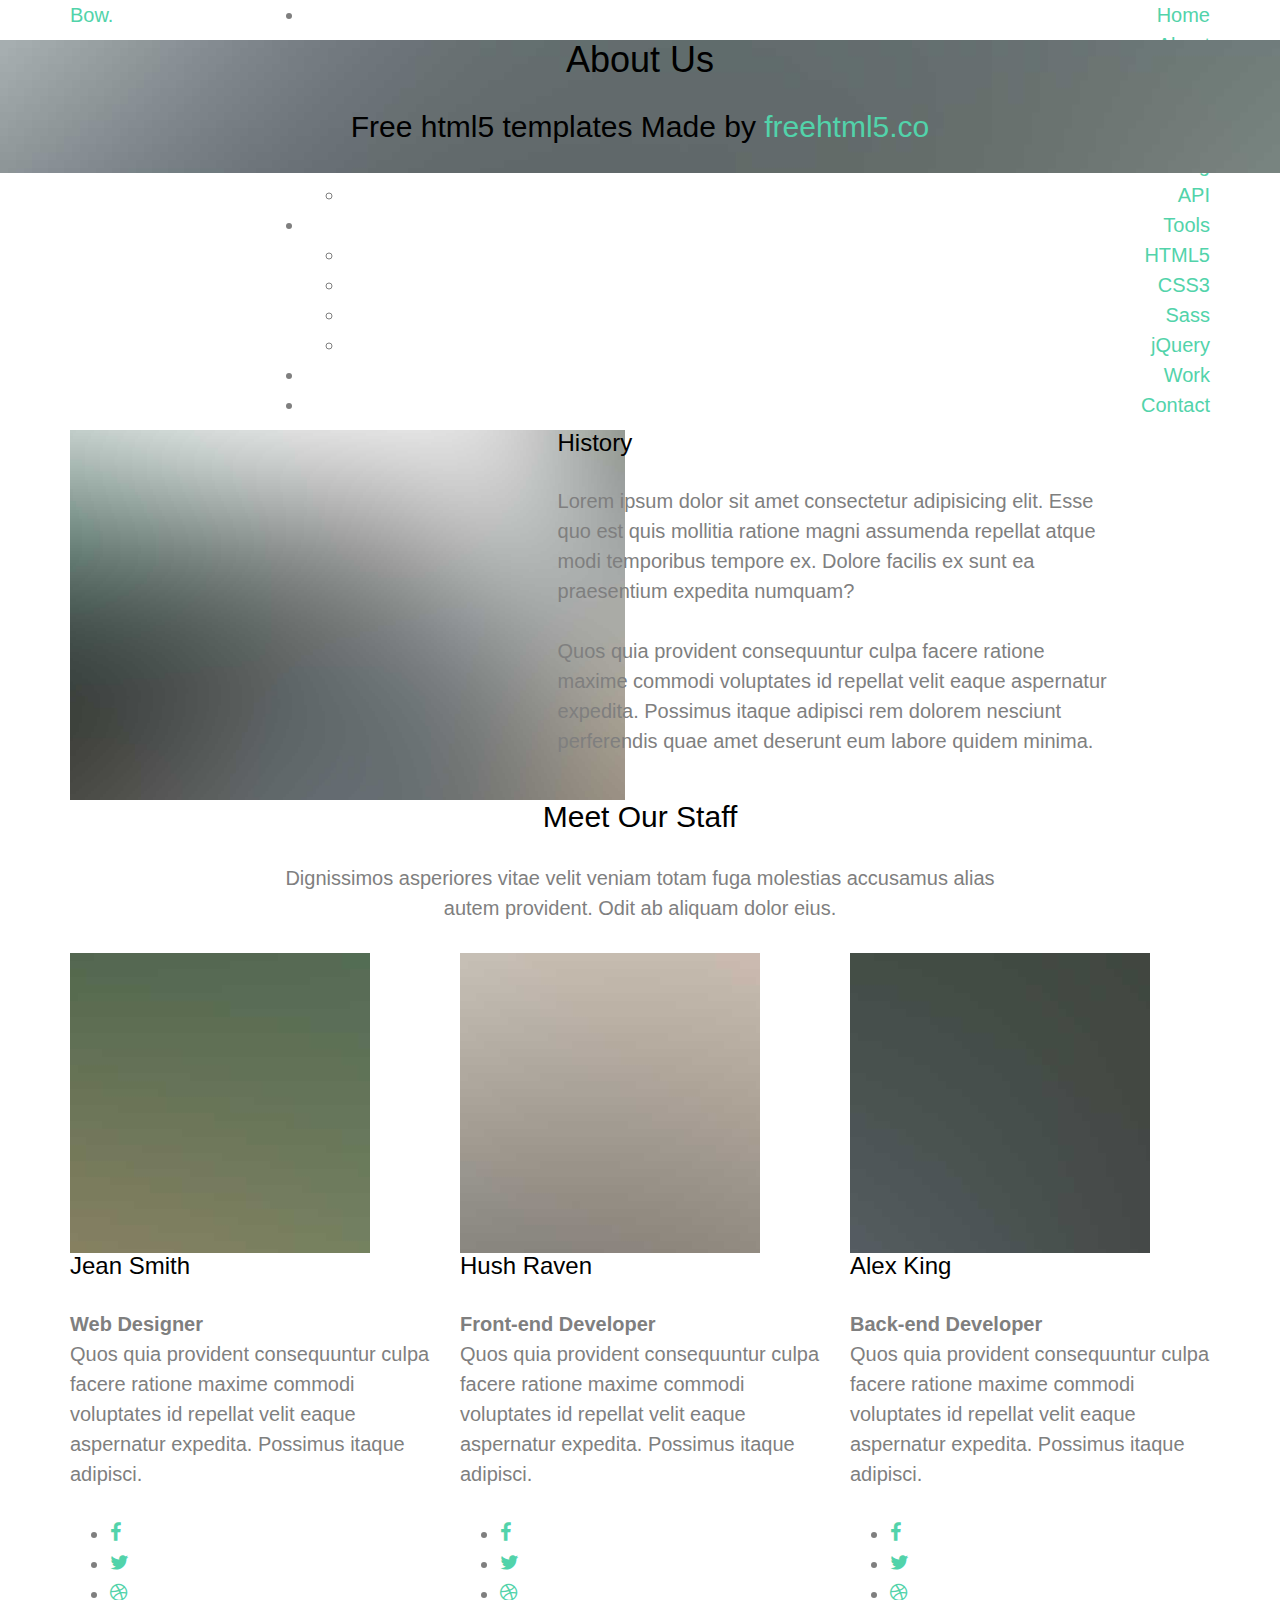
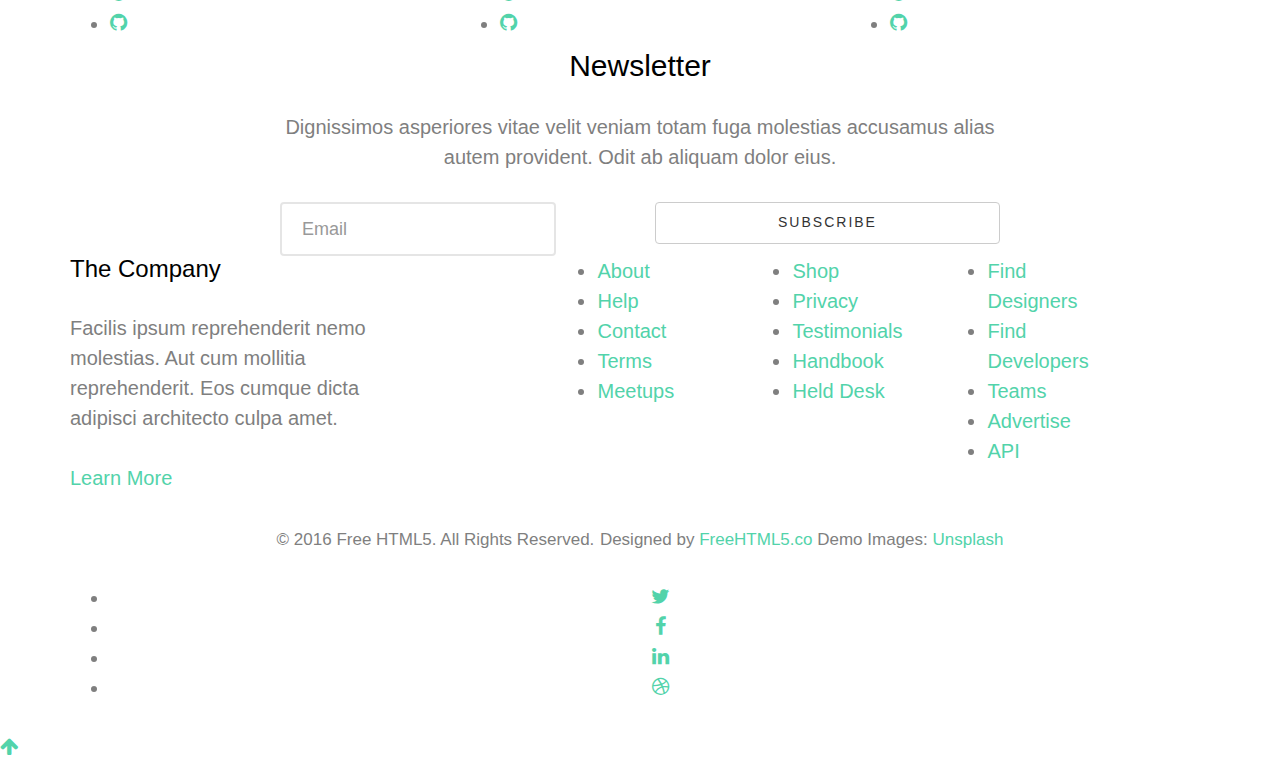
<file: about.html>
<!DOCTYPE HTML>
<html>
	<head>
	<meta charset="utf-8">
	<meta http-equiv="X-UA-Compatible" content="IE=edge">
	<title>Bow &mdash; Free Website Template, Free HTML5 Template by FreeHTML5.co</title>
	<meta name="viewport" content="width=device-width, initial-scale=1">
	<meta name="description" content="Free HTML5 Website Template by FreeHTML5.co" />
	<meta name="keywords" content="free website templates, free html5, free template, free bootstrap, free website template, html5, css3, mobile first, responsive" />
	<meta name="author" content="FreeHTML5.co" />

	
  <!-- 
	//////////////////////////////////////////////////////

	FREE HTML5 TEMPLATE 
	DESIGNED & DEVELOPED by FreeHTML5.co
		
	Website: 		http://freehtml5.co/
	Email: 			info@freehtml5.co
	Twitter: 		http://twitter.com/fh5co
	Facebook: 		https://www.facebook.com/fh5co

	//////////////////////////////////////////////////////
	 -->

  	<!-- Facebook and Twitter integration -->
	<meta property="og:title" content=""/>
	<meta property="og:image" content=""/>
	<meta property="og:url" content=""/>
	<meta property="og:site_name" content=""/>
	<meta property="og:description" content=""/>
	<meta name="twitter:title" content="" />
	<meta name="twitter:image" content="" />
	<meta name="twitter:url" content="" />
	<meta name="twitter:card" content="" />

	<!-- <link href='https://fonts.googleapis.com/css?family=Work+Sans:400,300,600,400italic,700' rel='stylesheet' type='text/css'> -->
	
	<!-- Animate.css -->
	<link rel="stylesheet" href="css/animate.css">
	<!-- Icomoon Icon Fonts-->
	<link rel="stylesheet" href="css/icomoon.css">
	<!-- Bootstrap  -->
	<link rel="stylesheet" href="css/bootstrap.css">

	<!-- Magnific Popup -->
	<link rel="stylesheet" href="css/magnific-popup.css">

	<!-- Theme style  -->
	<link rel="stylesheet" href="css/style.css">

	<!-- Modernizr JS -->
	<script src="js/modernizr-2.6.2.min.js"></script>
	<!-- FOR IE9 below -->
	<!--[if lt IE 9]>
	<script src="js/respond.min.js"></script>
	<![endif]-->

	</head>
	<body>
		
	<div class="fh5co-loader"></div>
	
	<div id="page">
	<nav class="fh5co-nav" role="navigation">
		<div class="container">
			<div class="row">
				<div class="col-xs-2">
					<div id="fh5co-logo"><a href="index.html">Bow.</a></div>
				</div>
				<div class="col-xs-10 text-right menu-1">
					<ul>
						<li><a href="index.html">Home</a></li>
						<li class="active"><a href="about.html">About</a></li>
						<li class="has-dropdown">
							<a href="services.html">Services</a>
							<ul class="dropdown">
								<li><a href="#">Web Design</a></li>
								<li><a href="#">eCommerce</a></li>
								<li><a href="#">Branding</a></li>
								<li><a href="#">API</a></li>
							</ul>
						</li>
						<li class="has-dropdown">
							<a href="#">Tools</a>
							<ul class="dropdown">
								<li><a href="#">HTML5</a></li>
								<li><a href="#">CSS3</a></li>
								<li><a href="#">Sass</a></li>
								<li><a href="#">jQuery</a></li>
							</ul>
						</li>
						<li><a href="work.html">Work</a></li>
						<li><a href="contact.html">Contact</a></li>
					</ul>
				</div>
			</div>
			
		</div>
	</nav>

	<header id="fh5co-header" class="fh5co-cover fh5co-cover-sm" role="banner" style="background-image:url(images/img_bg_2.jpg);">
		<div class="overlay"></div>
		<div class="container">
			<div class="row">
				<div class="col-md-8 col-md-offset-2 text-center">
					<div class="display-t">
						<div class="display-tc animate-box" data-animate-effect="fadeIn">
							<h1>About Us</h1>
							<h2>Free html5 templates Made by <a href="http://freehtml5.co" target="_blank">freehtml5.co</a></h2>
						</div>
					</div>
				</div>
			</div>
		</div>
	</header>
	
	<div id="fh5co-about-section">
		<div class="container">
			<div class="about-content">
				<div class="row animate-box">
					<div class="col-md-6">
						<img class="img-responsive" src="images/img_bg_1.jpg" alt="about">
					</div>
					<div class="col-md-6 col-md-pull-1">
						<div class="desc">
							<h3>History</h3>
							<p>Lorem ipsum dolor sit amet consectetur adipisicing elit. Esse quo est quis mollitia ratione magni assumenda repellat atque modi temporibus tempore ex. Dolore facilis ex sunt ea praesentium expedita numquam?</p> 
							<p>Quos quia provident consequuntur culpa facere ratione maxime commodi voluptates id repellat velit eaque aspernatur expedita. Possimus itaque adipisci rem dolorem nesciunt perferendis quae amet deserunt eum labore quidem minima.</p>
						</div>
					</div>
				</div>
			</div>
			<div class="row animate-box">
				<div class="col-md-8 col-md-offset-2 text-center fh5co-heading">
					<h2>Meet Our Staff</h2>
					<p>Dignissimos asperiores vitae velit veniam totam fuga molestias accusamus alias autem provident. Odit ab aliquam dolor eius.</p>
				</div>
			</div>
			<div class="row">
				<div class="col-md-4 col-sm-4 animate-box" data-animate-effect="fadeIn">
					<div class="fh5co-staff">
						<img src="images/person1.jpg" alt="Free HTML5 Templates by FreeHTML5.co">
						<h3>Jean Smith</h3>
						<strong class="role">Web Designer</strong>
						<p>Quos quia provident consequuntur culpa facere ratione maxime commodi voluptates id repellat velit eaque aspernatur expedita. Possimus itaque adipisci.</p>
						<ul class="fh5co-social-icons">
							<li><a href="#"><i class="icon-facebook"></i></a></li>
							<li><a href="#"><i class="icon-twitter"></i></a></li>
							<li><a href="#"><i class="icon-dribbble"></i></a></li>
							<li><a href="#"><i class="icon-github"></i></a></li>
						</ul>
					</div>
				</div>
				<div class="col-md-4 col-sm-4 animate-box" data-animate-effect="fadeIn">
					<div class="fh5co-staff">
						<img src="images/person2.jpg" alt="Free HTML5 Templates by FreeHTML5.co">
						<h3>Hush Raven</h3>
						<strong class="role">Front-end Developer</strong>
						<p>Quos quia provident consequuntur culpa facere ratione maxime commodi voluptates id repellat velit eaque aspernatur expedita. Possimus itaque adipisci.</p>
						<ul class="fh5co-social-icons">
							<li><a href="#"><i class="icon-facebook"></i></a></li>
							<li><a href="#"><i class="icon-twitter"></i></a></li>
							<li><a href="#"><i class="icon-dribbble"></i></a></li>
							<li><a href="#"><i class="icon-github"></i></a></li>
						</ul>
					</div>
				</div>
				<div class="col-md-4 col-sm-4 animate-box" data-animate-effect="fadeIn">
					<div class="fh5co-staff">
						<img src="images/person3.jpg" alt="Free HTML5 Templates by FreeHTML5.co">
						<h3>Alex King</h3>
						<strong class="role">Back-end Developer</strong>
						<p>Quos quia provident consequuntur culpa facere ratione maxime commodi voluptates id repellat velit eaque aspernatur expedita. Possimus itaque adipisci.</p>
						<ul class="fh5co-social-icons">
							<li><a href="#"><i class="icon-facebook"></i></a></li>
							<li><a href="#"><i class="icon-twitter"></i></a></li>
							<li><a href="#"><i class="icon-dribbble"></i></a></li>
							<li><a href="#"><i class="icon-github"></i></a></li>
						</ul>
					</div>
				</div>
			</div>
		</div>
	</div>

	<div id="fh5co-started">
		<div class="container">
			<div class="row animate-box">
				<div class="col-md-8 col-md-offset-2 text-center fh5co-heading">
					<h2>Newsletter</h2>
					<p>Dignissimos asperiores vitae velit veniam totam fuga molestias accusamus alias autem provident. Odit ab aliquam dolor eius.</p>
				</div>
			</div>
			<div class="row animate-box">
				<div class="col-md-8 col-md-offset-2">
					<form class="form-inline">
						<div class="col-md-6 col-sm-6">
							<div class="form-group">
								<label for="email" class="sr-only">Email</label>
								<input type="email" class="form-control" id="email" placeholder="Email">
							</div>
						</div>
						<div class="col-md-6 col-sm-6">
							<button type="submit" class="btn btn-default btn-block">Subscribe</button>
						</div>
					</form>
				</div>
			</div>
		</div>
	</div>

	<footer id="fh5co-footer" role="contentinfo">
		<div class="container">
			<div class="row row-pb-md">
				<div class="col-md-4 fh5co-widget">
					<h3>The Company</h3>
					<p>Facilis ipsum reprehenderit nemo molestias. Aut cum mollitia reprehenderit. Eos cumque dicta adipisci architecto culpa amet.</p>
					<p><a href="#">Learn More</a></p>
				</div>
				<div class="col-md-2 col-sm-4 col-xs-6 col-md-push-1">
					<ul class="fh5co-footer-links">
						<li><a href="#">About</a></li>
						<li><a href="#">Help</a></li>
						<li><a href="#">Contact</a></li>
						<li><a href="#">Terms</a></li>
						<li><a href="#">Meetups</a></li>
					</ul>
				</div>

				<div class="col-md-2 col-sm-4 col-xs-6 col-md-push-1">
					<ul class="fh5co-footer-links">
						<li><a href="#">Shop</a></li>
						<li><a href="#">Privacy</a></li>
						<li><a href="#">Testimonials</a></li>
						<li><a href="#">Handbook</a></li>
						<li><a href="#">Held Desk</a></li>
					</ul>
				</div>

				<div class="col-md-2 col-sm-4 col-xs-6 col-md-push-1">
					<ul class="fh5co-footer-links">
						<li><a href="#">Find Designers</a></li>
						<li><a href="#">Find Developers</a></li>
						<li><a href="#">Teams</a></li>
						<li><a href="#">Advertise</a></li>
						<li><a href="#">API</a></li>
					</ul>
				</div>
			</div>

			<div class="row copyright">
				<div class="col-md-12 text-center">
					<p>
						<small class="block">&copy; 2016 Free HTML5. All Rights Reserved.</small> 
						<small class="block">Designed by <a href="http://freehtml5.co/" target="_blank">FreeHTML5.co</a> Demo Images: <a href="http://unsplash.co/" target="_blank">Unsplash</a></small>
					</p>
					<p>
						<ul class="fh5co-social-icons">
							<li><a href="#"><i class="icon-twitter"></i></a></li>
							<li><a href="#"><i class="icon-facebook"></i></a></li>
							<li><a href="#"><i class="icon-linkedin"></i></a></li>
							<li><a href="#"><i class="icon-dribbble"></i></a></li>
						</ul>
					</p>
				</div>
			</div>

		</div>
	</footer>
	</div>

	<div class="gototop js-top">
		<a href="#" class="js-gotop"><i class="icon-arrow-up"></i></a>
	</div>
	
	<!-- jQuery -->
	<script src="js/jquery.min.js"></script>
	<!-- jQuery Easing -->
	<script src="js/jquery.easing.1.3.js"></script>
	<!-- Bootstrap -->
	<script src="js/bootstrap.min.js"></script>
	<!-- Waypoints -->
	<script src="js/jquery.waypoints.min.js"></script>
	<!-- countTo -->
	<script src="js/jquery.countTo.js"></script>
	<!-- Magnific Popup -->
	<script src="js/jquery.magnific-popup.min.js"></script>
	<script src="js/magnific-popup-options.js"></script>
	<!-- Main -->
	<script src="js/main.js"></script>

	</body>
</html>
</file>
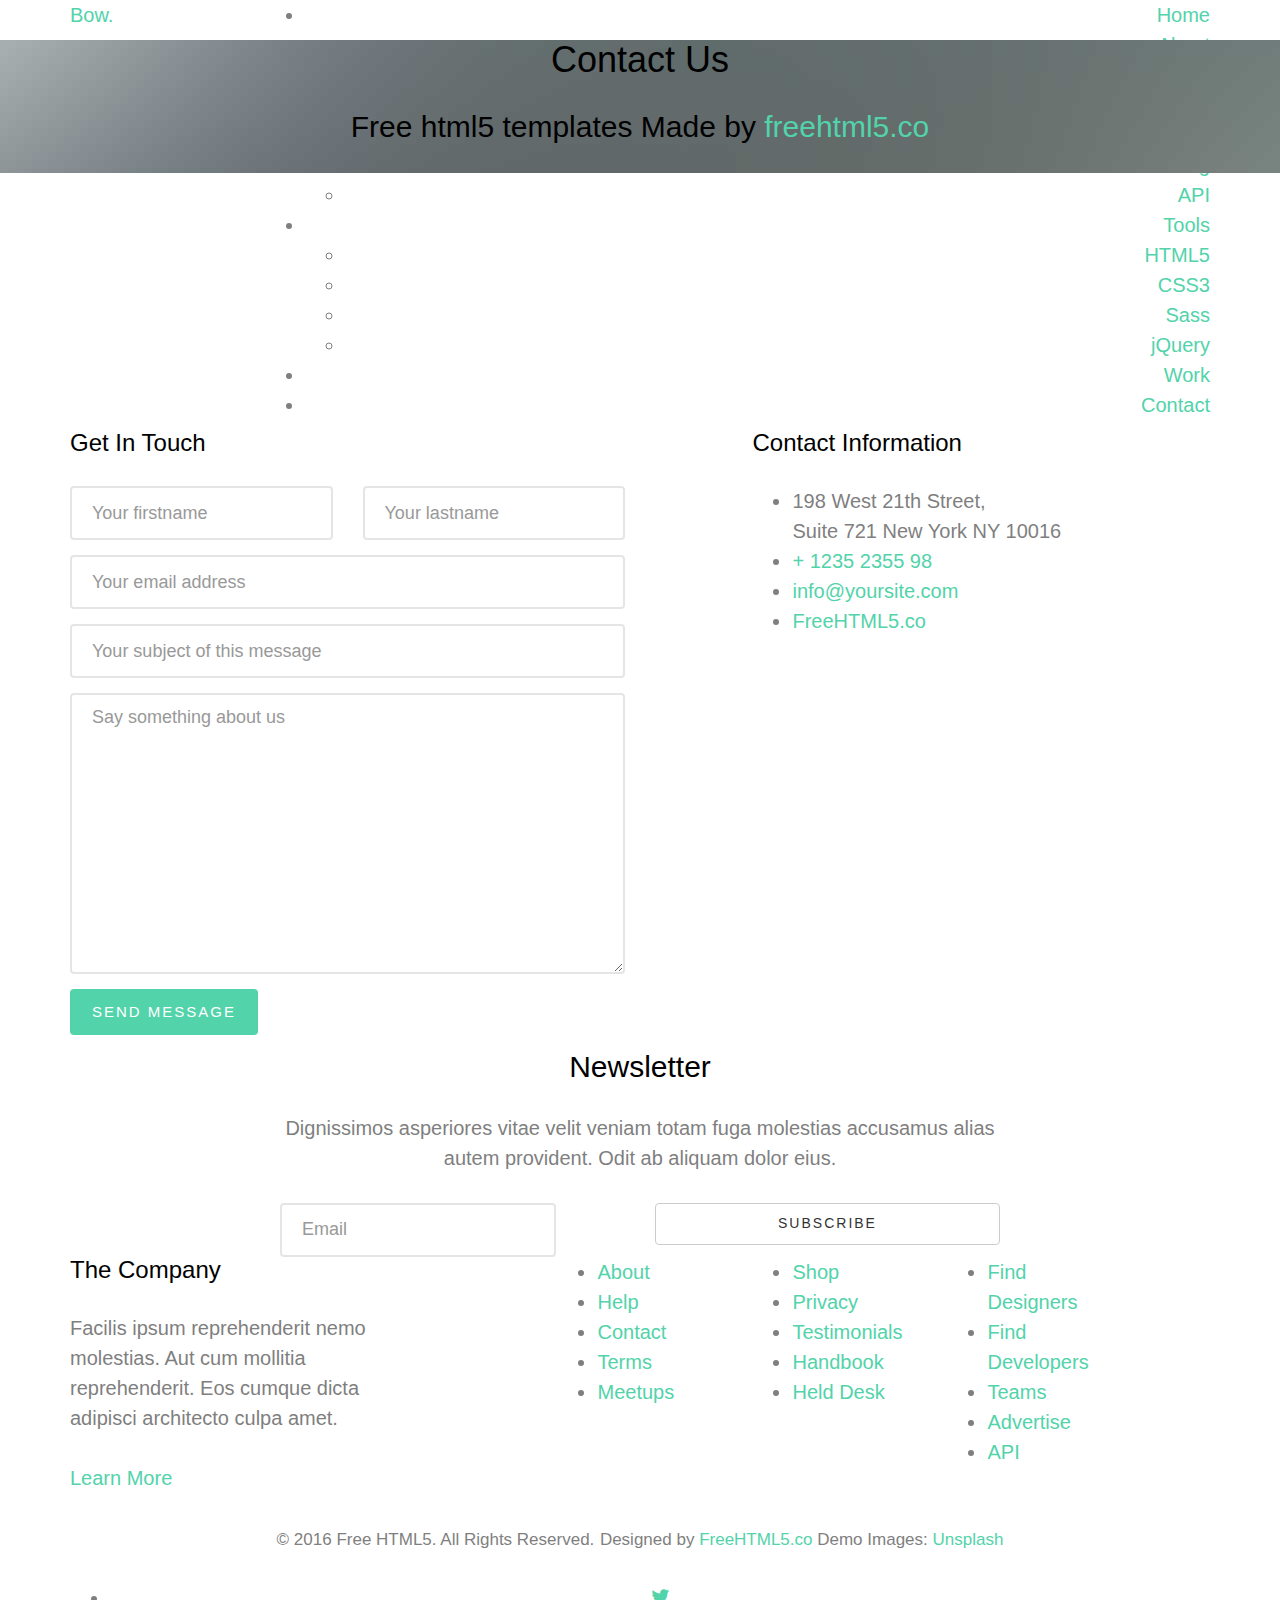
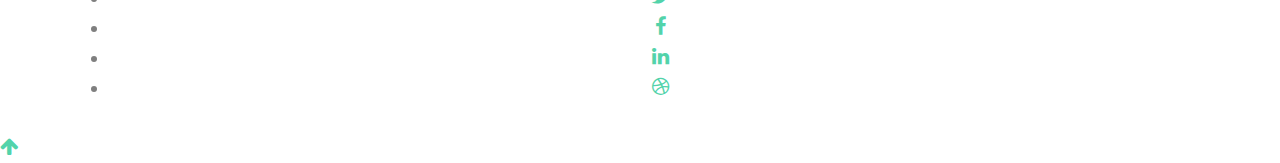
<file: contact.html>
<!DOCTYPE HTML>
<html>
	<head>
	<meta charset="utf-8">
	<meta http-equiv="X-UA-Compatible" content="IE=edge">
	<title>Bow &mdash; Free Website Template, Free HTML5 Template by FreeHTML5.co</title>
	<meta name="viewport" content="width=device-width, initial-scale=1">
	<meta name="description" content="Free HTML5 Website Template by FreeHTML5.co" />
	<meta name="keywords" content="free website templates, free html5, free template, free bootstrap, free website template, html5, css3, mobile first, responsive" />
	<meta name="author" content="FreeHTML5.co" />

	
  <!-- 
	//////////////////////////////////////////////////////

	FREE HTML5 TEMPLATE 
	DESIGNED & DEVELOPED by FreeHTML5.co
		
	Website: 		http://freehtml5.co/
	Email: 			info@freehtml5.co
	Twitter: 		http://twitter.com/fh5co
	Facebook: 		https://www.facebook.com/fh5co

	//////////////////////////////////////////////////////
	 -->

  	<!-- Facebook and Twitter integration -->
	<meta property="og:title" content=""/>
	<meta property="og:image" content=""/>
	<meta property="og:url" content=""/>
	<meta property="og:site_name" content=""/>
	<meta property="og:description" content=""/>
	<meta name="twitter:title" content="" />
	<meta name="twitter:image" content="" />
	<meta name="twitter:url" content="" />
	<meta name="twitter:card" content="" />

	<!-- <link href='https://fonts.googleapis.com/css?family=Work+Sans:400,300,600,400italic,700' rel='stylesheet' type='text/css'> -->
	
	<!-- Animate.css -->
	<link rel="stylesheet" href="css/animate.css">
	<!-- Icomoon Icon Fonts-->
	<link rel="stylesheet" href="css/icomoon.css">
	<!-- Bootstrap  -->
	<link rel="stylesheet" href="css/bootstrap.css">

	<!-- Magnific Popup -->
	<link rel="stylesheet" href="css/magnific-popup.css">

	<!-- Theme style  -->
	<link rel="stylesheet" href="css/style.css">

	<!-- Modernizr JS -->
	<script src="js/modernizr-2.6.2.min.js"></script>
	<!-- FOR IE9 below -->
	<!--[if lt IE 9]>
	<script src="js/respond.min.js"></script>
	<![endif]-->

	</head>
	<body>
		
	<div class="fh5co-loader"></div>
	
	<div id="page">
	<nav class="fh5co-nav" role="navigation">
		<div class="container">
			<div class="row">
				<div class="col-xs-2">
					<div id="fh5co-logo"><a href="index.html">Bow.</a></div>
				</div>
				<div class="col-xs-10 text-right menu-1">
					<ul>
						<li><a href="index.html">Home</a></li>
						<li><a href="about.html">About</a></li>
						<li class="has-dropdown">
							<a href="services.html">Services</a>
							<ul class="dropdown">
								<li><a href="#">Web Design</a></li>
								<li><a href="#">eCommerce</a></li>
								<li><a href="#">Branding</a></li>
								<li><a href="#">API</a></li>
							</ul>
						</li>
						<li class="has-dropdown">
							<a href="#">Tools</a>
							<ul class="dropdown">
								<li><a href="#">HTML5</a></li>
								<li><a href="#">CSS3</a></li>
								<li><a href="#">Sass</a></li>
								<li><a href="#">jQuery</a></li>
							</ul>
						</li>
						<li><a href="work.html">Work</a></li>
						<li class="active"><a href="contact.html">Contact</a></li>
					</ul>
				</div>
			</div>
			
		</div>
	</nav>

	<header id="fh5co-header" class="fh5co-cover fh5co-cover-sm" role="banner" style="background-image:url(images/img_bg_2.jpg);">
		<div class="overlay"></div>
		<div class="container">
			<div class="row">
				<div class="col-md-8 col-md-offset-2 text-center">
					<div class="display-t">
						<div class="display-tc animate-box" data-animate-effect="fadeIn">
							<h1>Contact Us</h1>
							<h2>Free html5 templates Made by <a href="http://freehtml5.co" target="_blank">freehtml5.co</a></h2>
						</div>
					</div>
				</div>
			</div>
		</div>
	</header>
	
	<div class="fh5co-section">
		<div class="container">
			<div class="row">
				<div class="col-md-6 animate-box">
					<h3>Get In Touch</h3>
					<form action="#">
						<div class="row form-group">
							<div class="col-md-6">
								<!-- <label for="fname">First Name</label> -->
								<input type="text" id="fname" class="form-control" placeholder="Your firstname">
							</div>
							<div class="col-md-6">
								<!-- <label for="lname">Last Name</label> -->
								<input type="text" id="lname" class="form-control" placeholder="Your lastname">
							</div>
						</div>

						<div class="row form-group">
							<div class="col-md-12">
								<!-- <label for="email">Email</label> -->
								<input type="text" id="email" class="form-control" placeholder="Your email address">
							</div>
						</div>

						<div class="row form-group">
							<div class="col-md-12">
								<!-- <label for="subject">Subject</label> -->
								<input type="text" id="subject" class="form-control" placeholder="Your subject of this message">
							</div>
						</div>

						<div class="row form-group">
							<div class="col-md-12">
								<!-- <label for="message">Message</label> -->
								<textarea name="message" id="message" cols="30" rows="10" class="form-control" placeholder="Say something about us"></textarea>
							</div>
						</div>
						<div class="form-group">
							<input type="submit" value="Send Message" class="btn btn-primary">
						</div>

					</form>		
				</div>
				<div class="col-md-5 col-md-push-1 animate-box">
					
					<div class="fh5co-contact-info">
						<h3>Contact Information</h3>
						<ul>
							<li class="address">198 West 21th Street, <br> Suite 721 New York NY 10016</li>
							<li class="phone"><a href="tel://1234567920">+ 1235 2355 98</a></li>
							<li class="email"><a href="mailto:info@yoursite.com">info@yoursite.com</a></li>
							<li class="url"><a href="http://FreeHTML5.co">FreeHTML5.co</a></li>
						</ul>
					</div>

				</div>
			</div>
			
		</div>
	</div>

	<div id="fh5co-started">
		<div class="container">
			<div class="row animate-box">
				<div class="col-md-8 col-md-offset-2 text-center fh5co-heading">
					<h2>Newsletter</h2>
					<p>Dignissimos asperiores vitae velit veniam totam fuga molestias accusamus alias autem provident. Odit ab aliquam dolor eius.</p>
				</div>
			</div>
			<div class="row animate-box">
				<div class="col-md-8 col-md-offset-2">
					<form class="form-inline">
						<div class="col-md-6 col-sm-6">
							<div class="form-group">
								<label for="email" class="sr-only">Email</label>
								<input type="email" class="form-control" id="email" placeholder="Email">
							</div>
						</div>
						<div class="col-md-6 col-sm-6">
							<button type="submit" class="btn btn-default btn-block">Subscribe</button>
						</div>
					</form>
				</div>
			</div>
		</div>
	</div>

	<footer id="fh5co-footer" role="contentinfo">
		<div class="container">
			<div class="row row-pb-md">
				<div class="col-md-4 fh5co-widget">
					<h3>The Company</h3>
					<p>Facilis ipsum reprehenderit nemo molestias. Aut cum mollitia reprehenderit. Eos cumque dicta adipisci architecto culpa amet.</p>
					<p><a href="#">Learn More</a></p>
				</div>
				<div class="col-md-2 col-sm-4 col-xs-6 col-md-push-1">
					<ul class="fh5co-footer-links">
						<li><a href="#">About</a></li>
						<li><a href="#">Help</a></li>
						<li><a href="#">Contact</a></li>
						<li><a href="#">Terms</a></li>
						<li><a href="#">Meetups</a></li>
					</ul>
				</div>

				<div class="col-md-2 col-sm-4 col-xs-6 col-md-push-1">
					<ul class="fh5co-footer-links">
						<li><a href="#">Shop</a></li>
						<li><a href="#">Privacy</a></li>
						<li><a href="#">Testimonials</a></li>
						<li><a href="#">Handbook</a></li>
						<li><a href="#">Held Desk</a></li>
					</ul>
				</div>

				<div class="col-md-2 col-sm-4 col-xs-6 col-md-push-1">
					<ul class="fh5co-footer-links">
						<li><a href="#">Find Designers</a></li>
						<li><a href="#">Find Developers</a></li>
						<li><a href="#">Teams</a></li>
						<li><a href="#">Advertise</a></li>
						<li><a href="#">API</a></li>
					</ul>
				</div>
			</div>

			<div class="row copyright">
				<div class="col-md-12 text-center">
					<p>
						<small class="block">&copy; 2016 Free HTML5. All Rights Reserved.</small> 
						<small class="block">Designed by <a href="http://freehtml5.co/" target="_blank">FreeHTML5.co</a> Demo Images: <a href="http://unsplash.co/" target="_blank">Unsplash</a></small>
					</p>
					<p>
						<ul class="fh5co-social-icons">
							<li><a href="#"><i class="icon-twitter"></i></a></li>
							<li><a href="#"><i class="icon-facebook"></i></a></li>
							<li><a href="#"><i class="icon-linkedin"></i></a></li>
							<li><a href="#"><i class="icon-dribbble"></i></a></li>
						</ul>
					</p>
				</div>
			</div>

		</div>
	</footer>
	</div>

	<div class="gototop js-top">
		<a href="#" class="js-gotop"><i class="icon-arrow-up"></i></a>
	</div>
	
	<!-- jQuery -->
	<script src="js/jquery.min.js"></script>
	<!-- jQuery Easing -->
	<script src="js/jquery.easing.1.3.js"></script>
	<!-- Bootstrap -->
	<script src="js/bootstrap.min.js"></script>
	<!-- Waypoints -->
	<script src="js/jquery.waypoints.min.js"></script>
	<!-- countTo -->
	<script src="js/jquery.countTo.js"></script>
	<!-- Magnific Popup -->
	<script src="js/jquery.magnific-popup.min.js"></script>
	<script src="js/magnific-popup-options.js"></script>
	<!-- Main -->
	<script src="js/main.js"></script>

	</body>
</html>
</file>
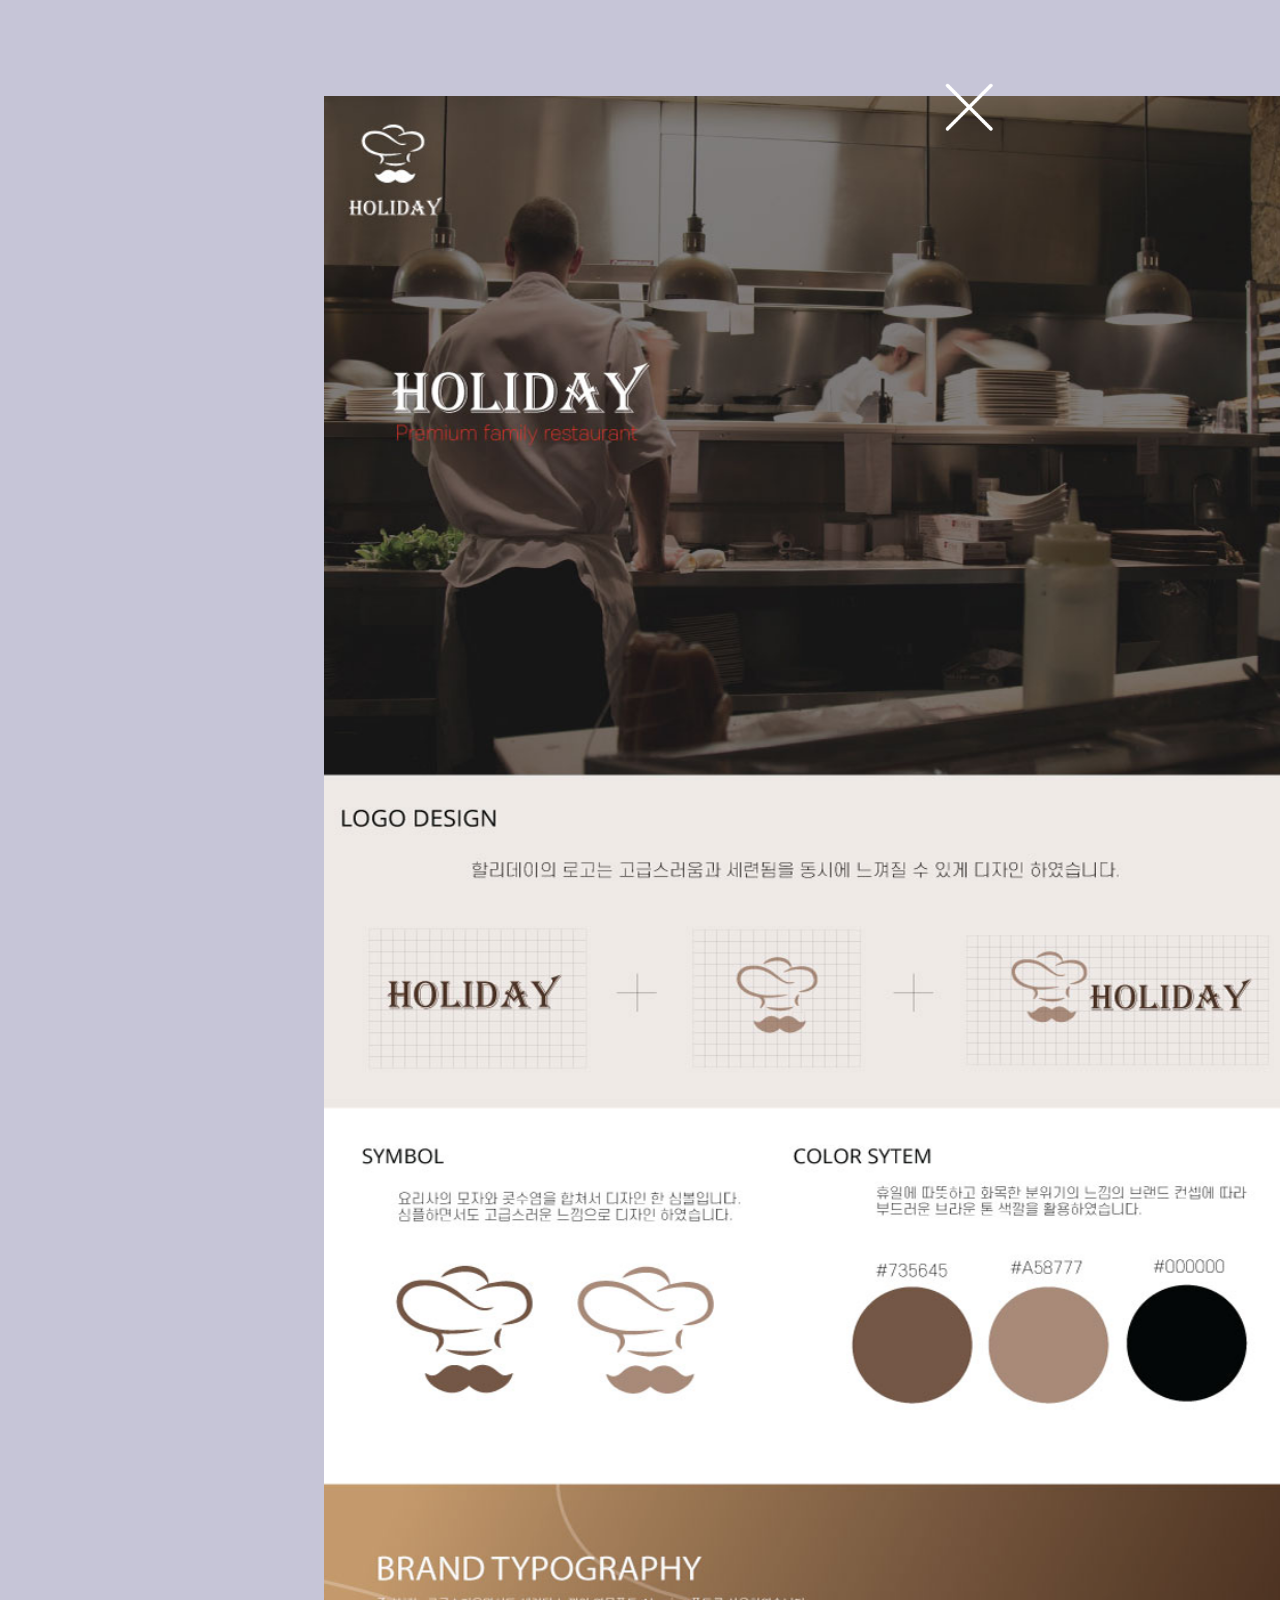
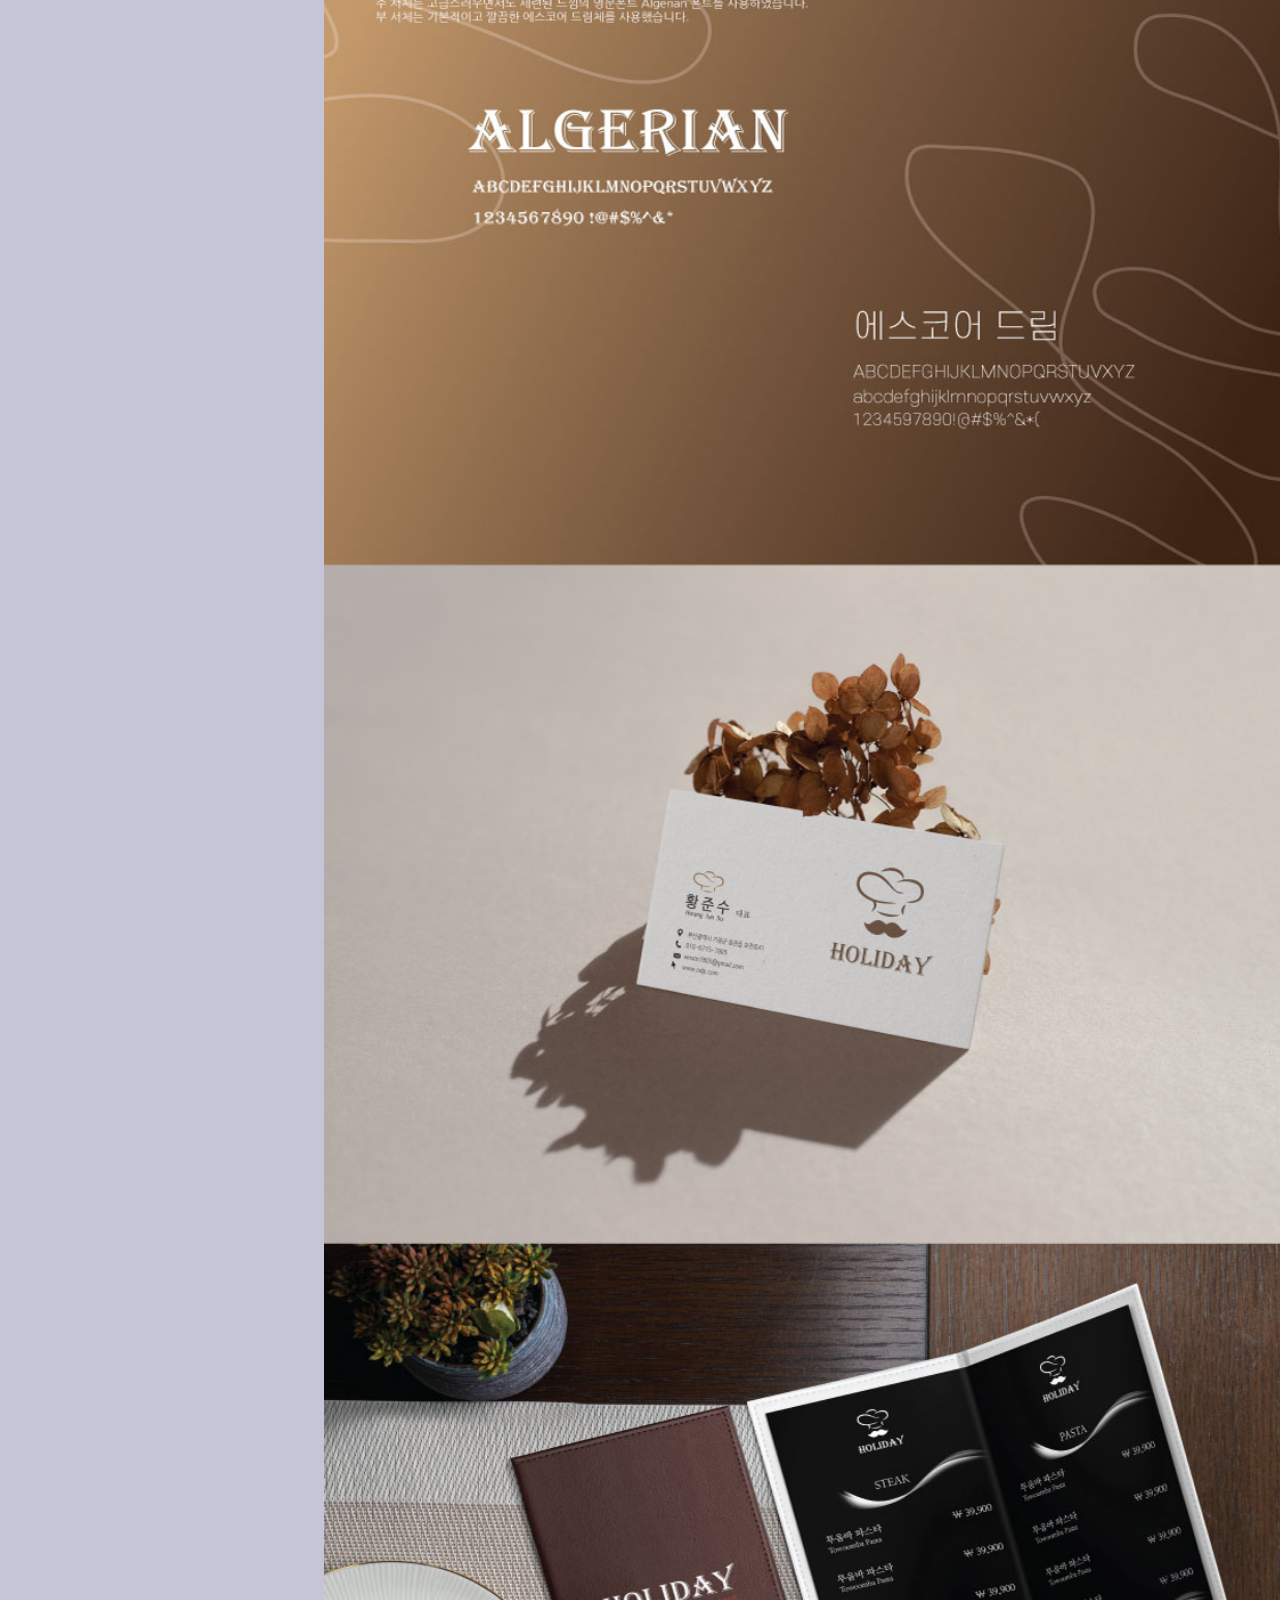
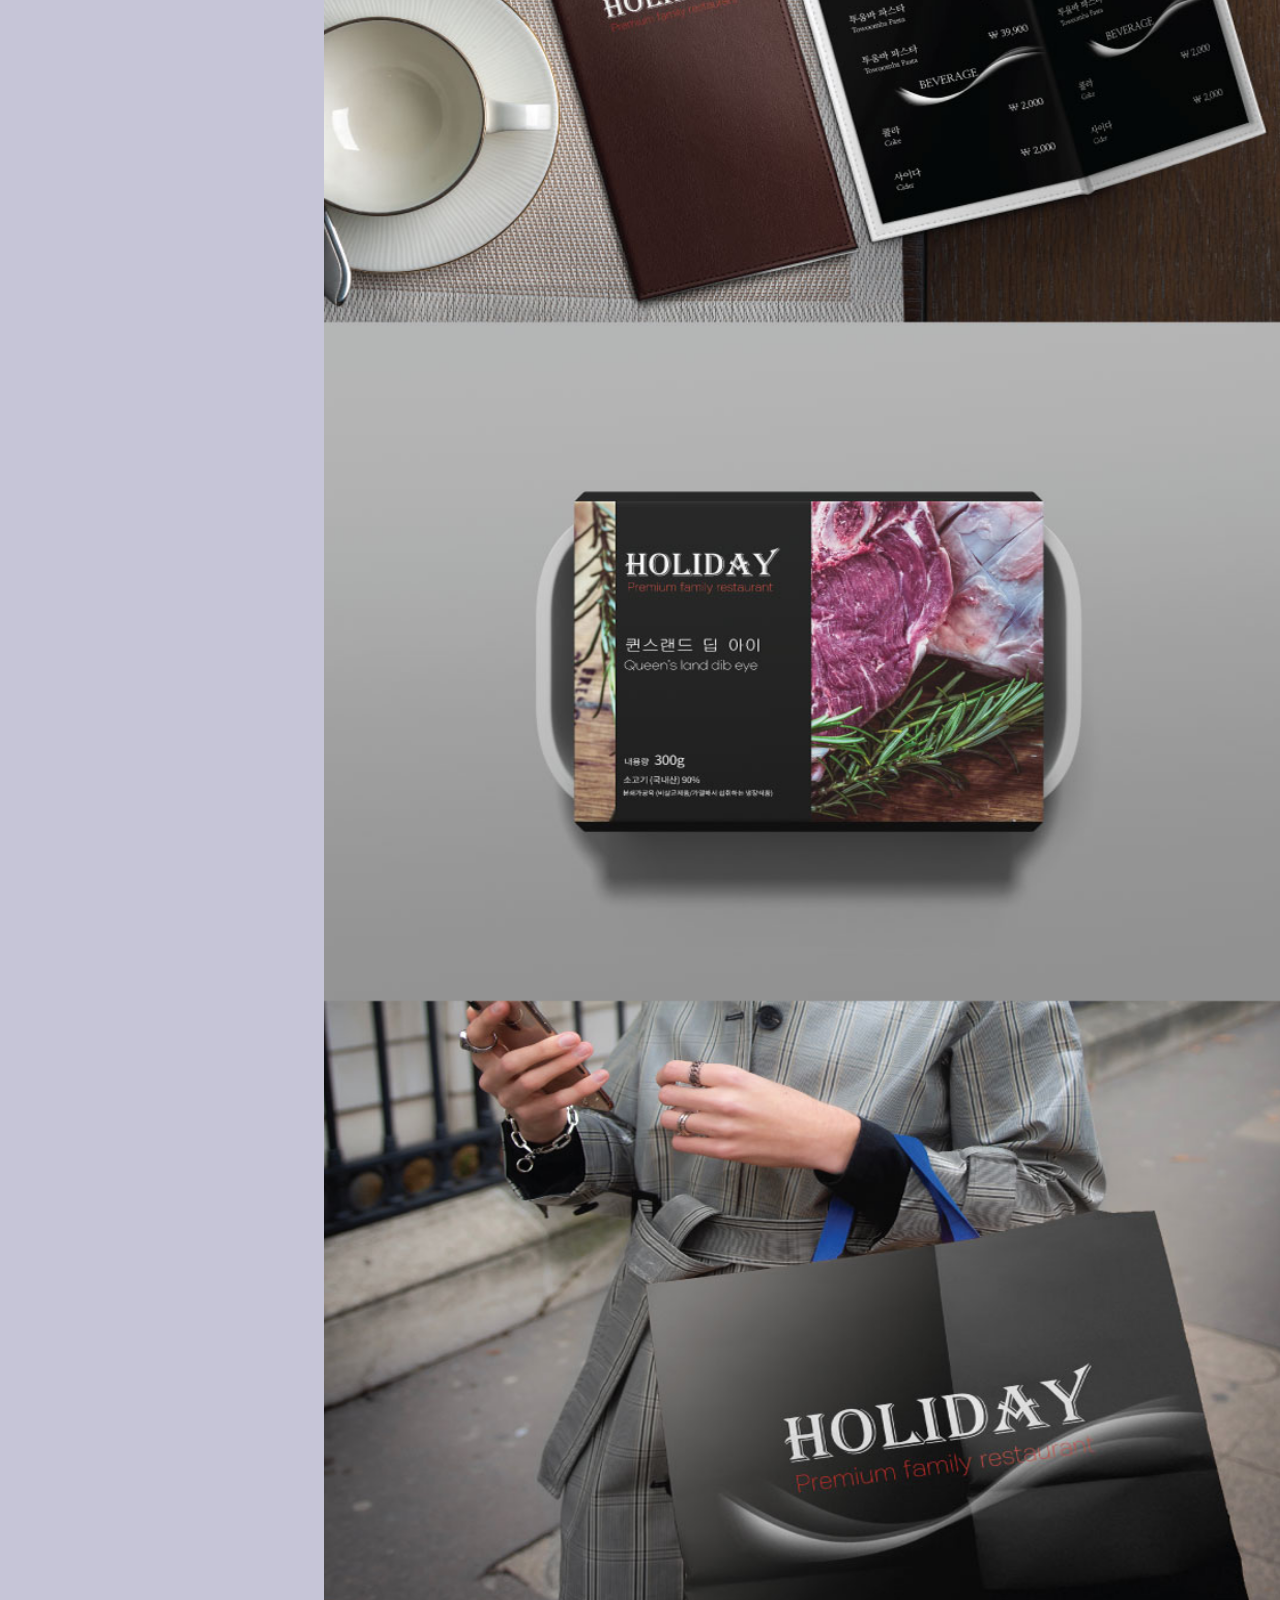
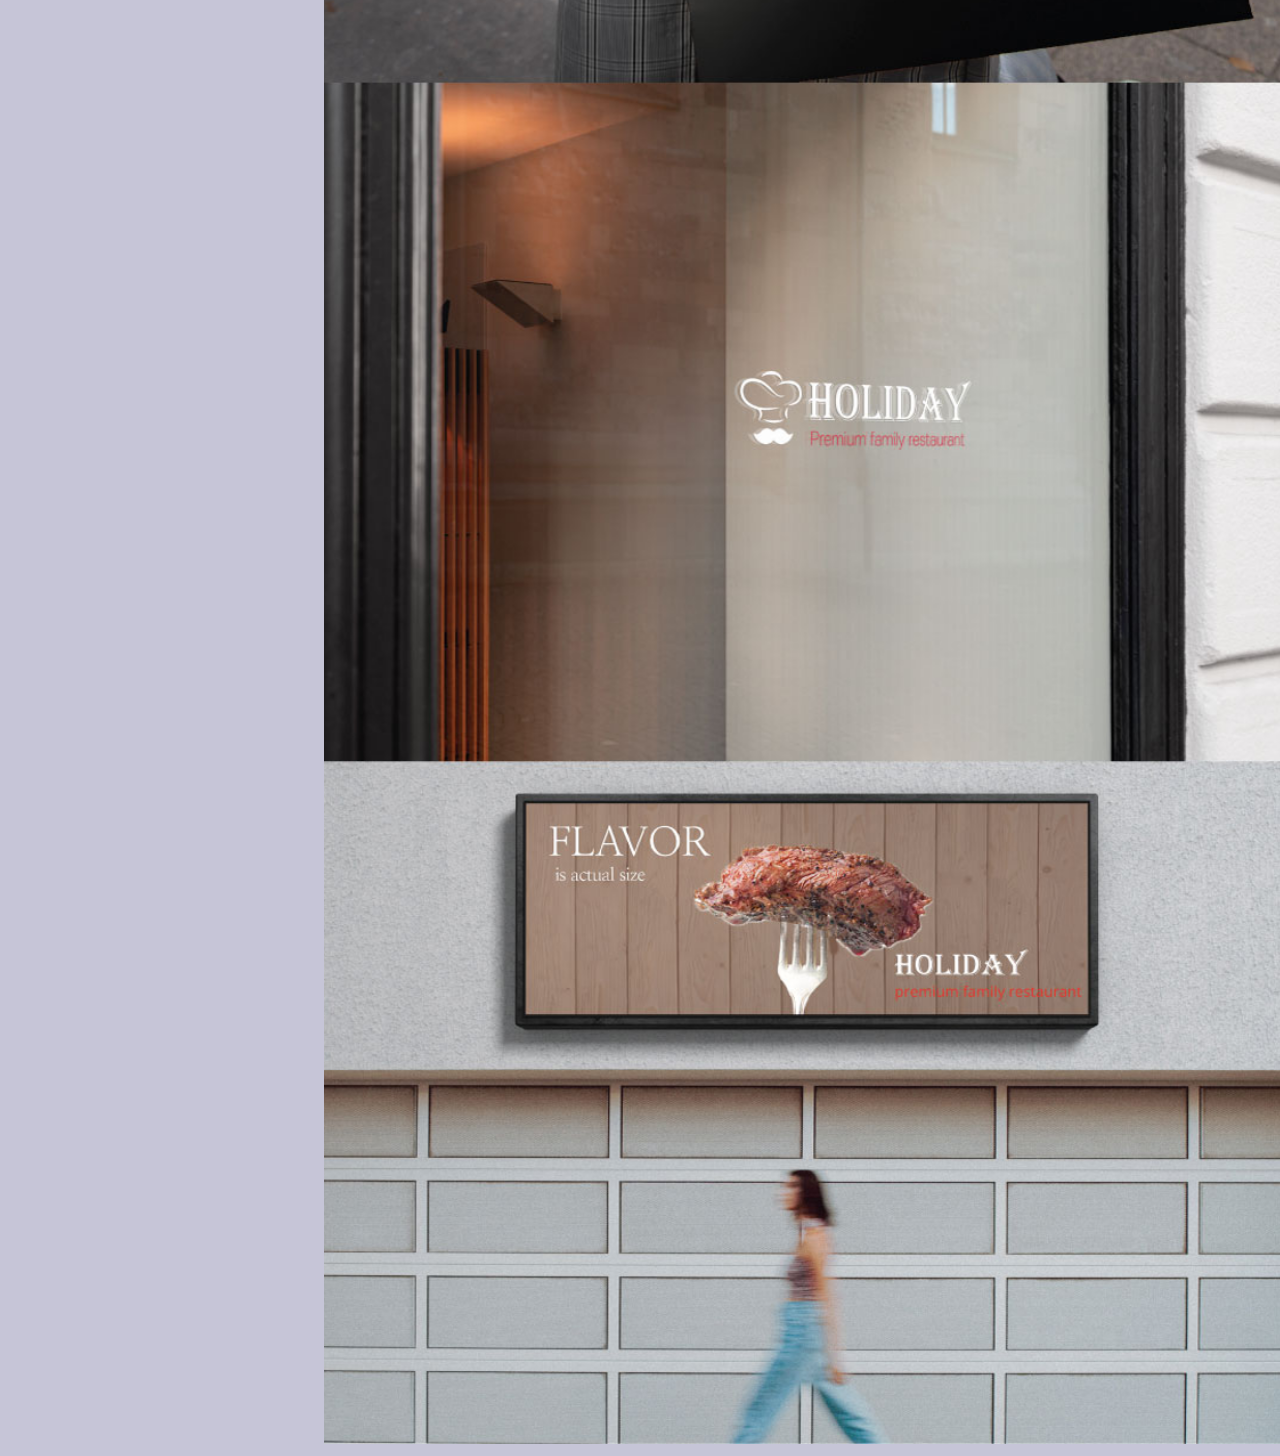
<file: holiday_bx.html>
<!Doctype html>
<html>
<head>
<meta charset="utf-8">

<title>HOLIDAY</title>
  
    </head>
    <style type="text/css">
        body {background: #c6c5d7; position: relative;}
        .img {width: 960px; margin-left: 25%; margin-top: 7%;}
        .x {position: absolute; top: 1.2%; right: 20.3%;}
    </style>
    <body>
    <img class="img" src="images/holidaymock.png">
    <div class="x">
    <a href="index.html"><img src="images/Group%20799.png" width="70%"></a>
</div>
    </body>
    </html>
</file>
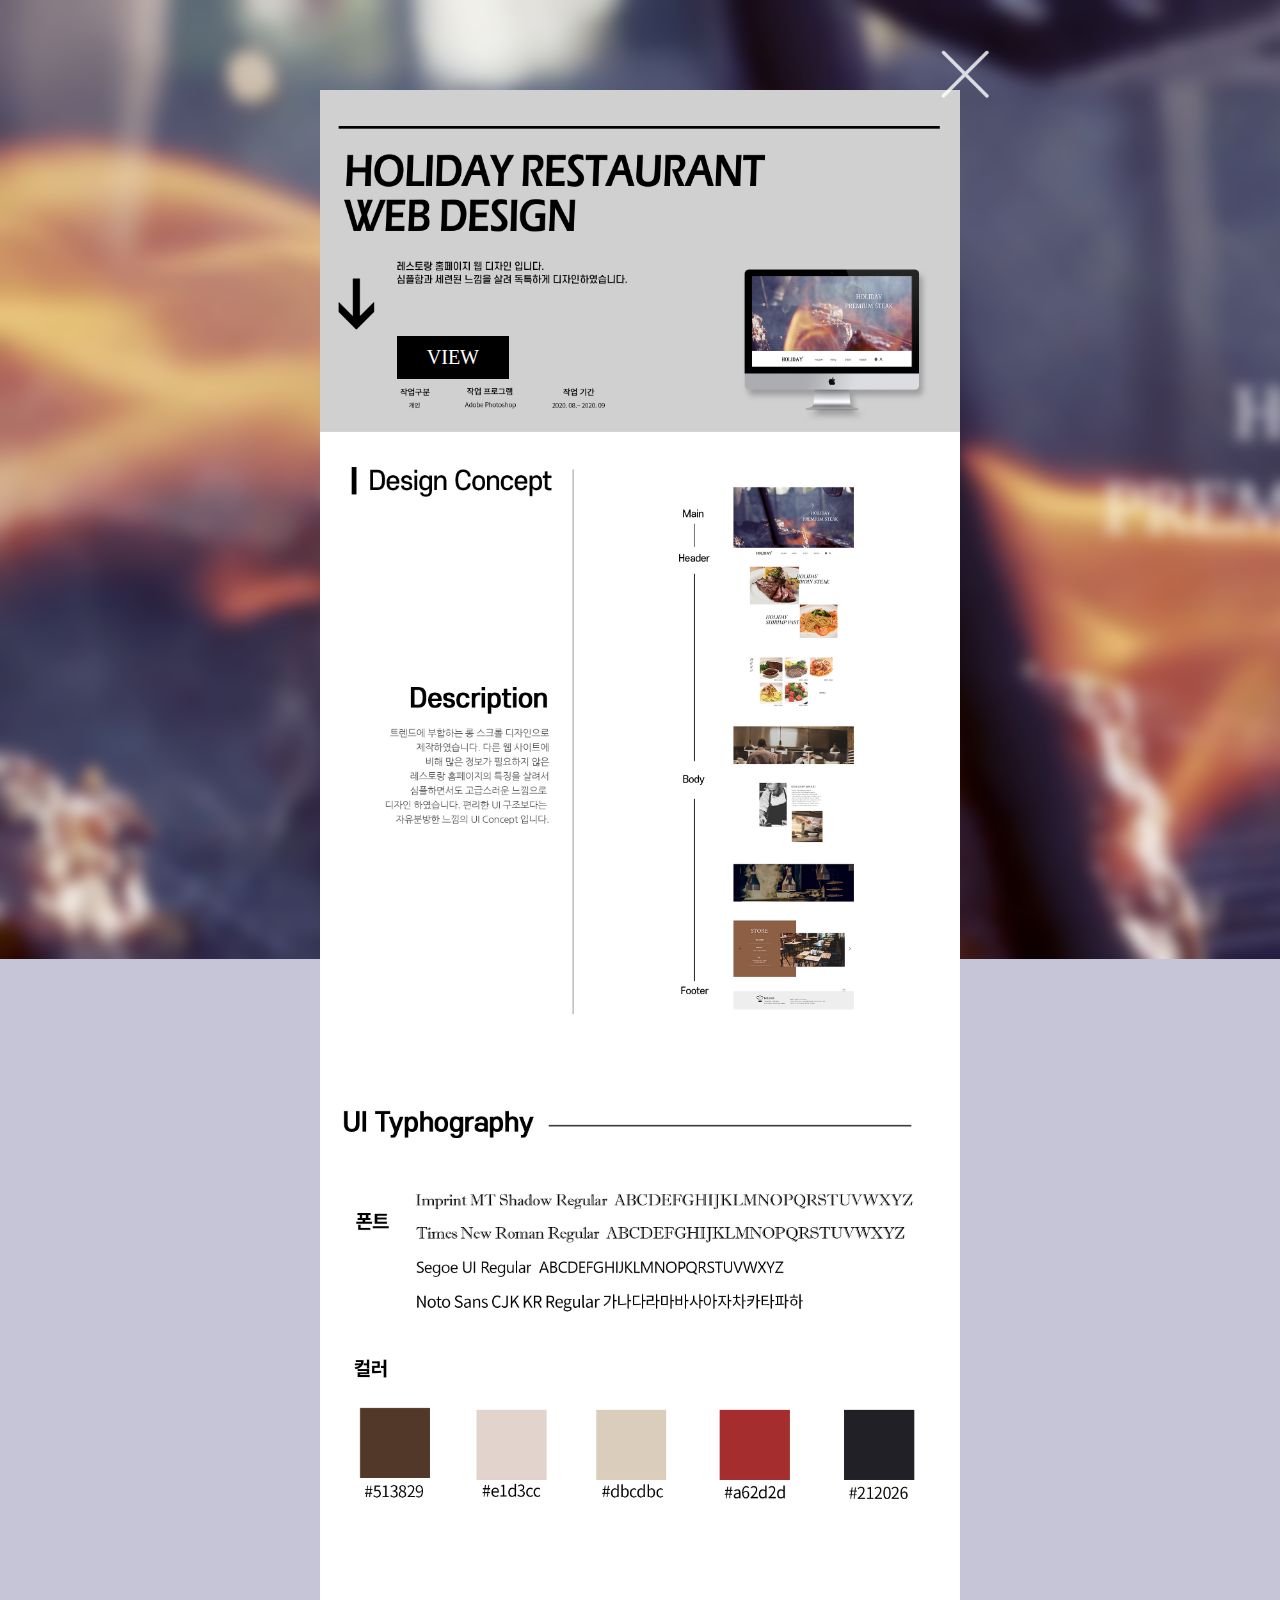
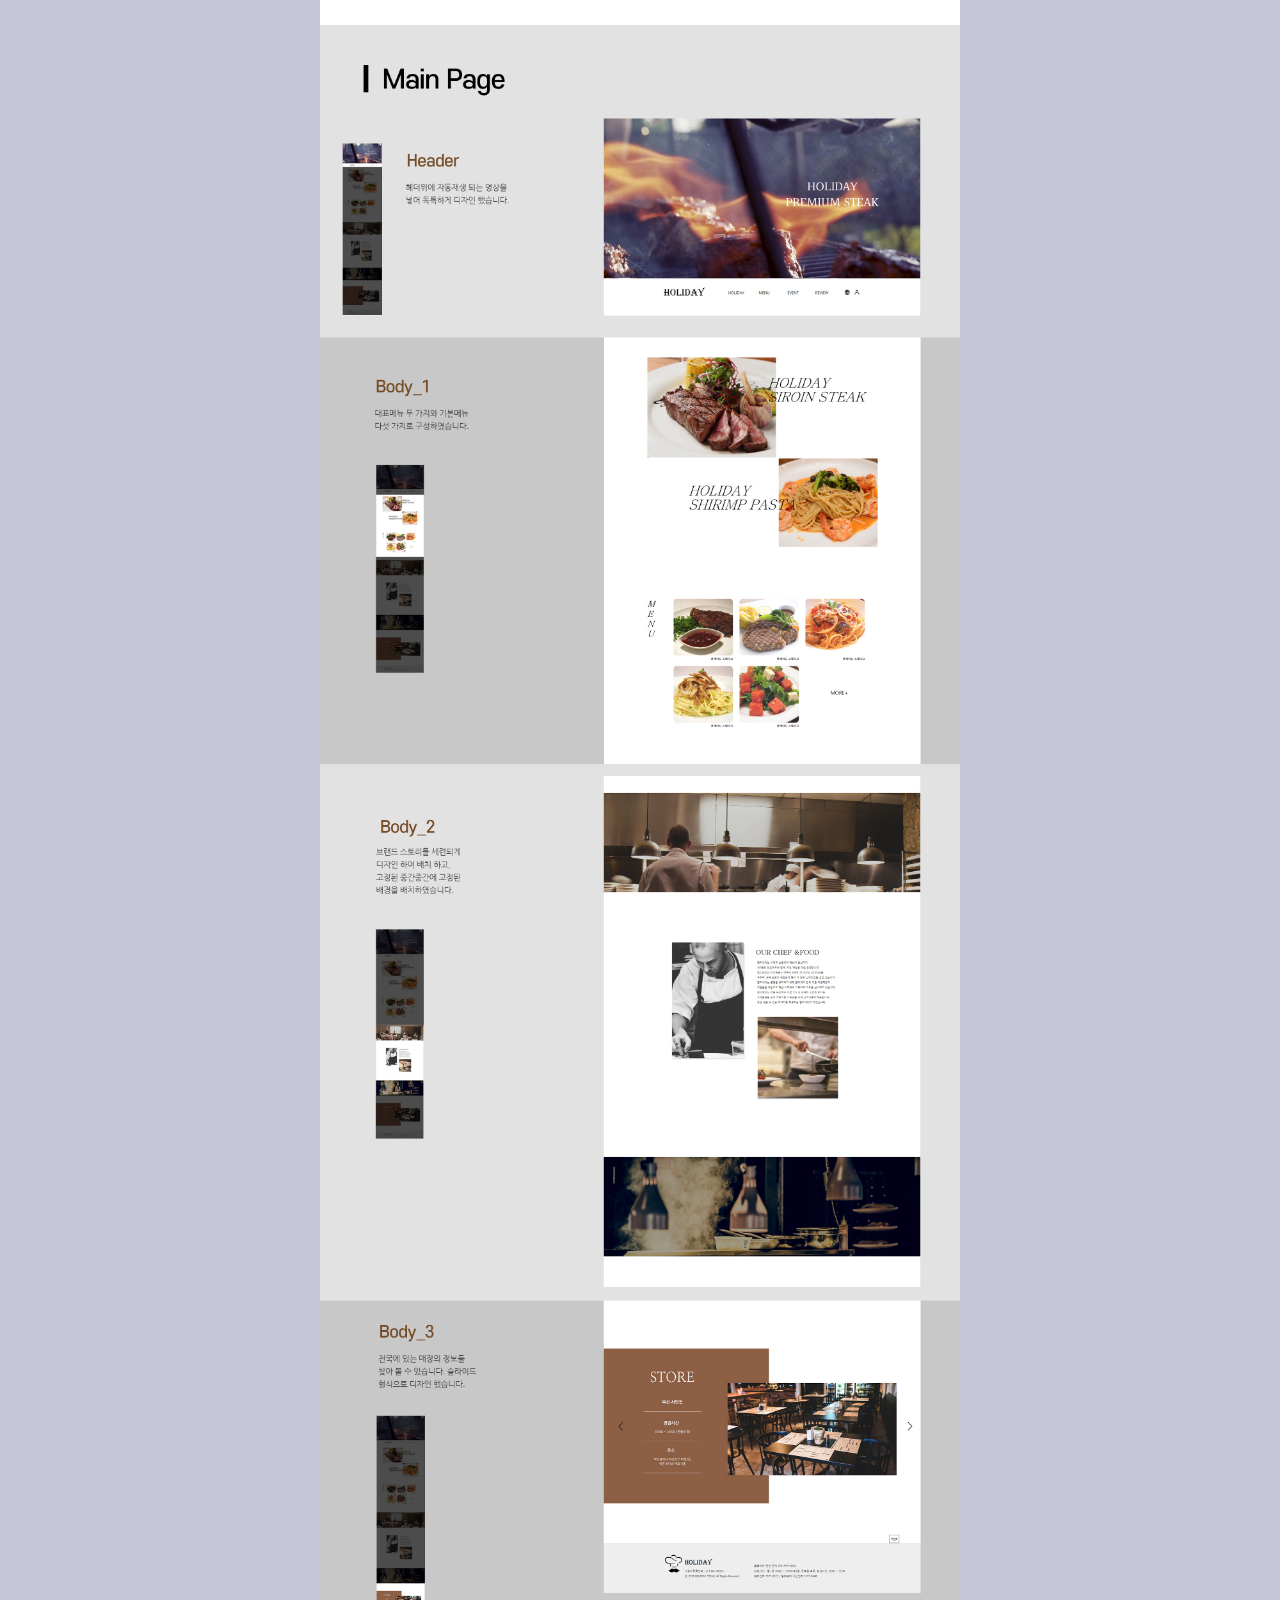
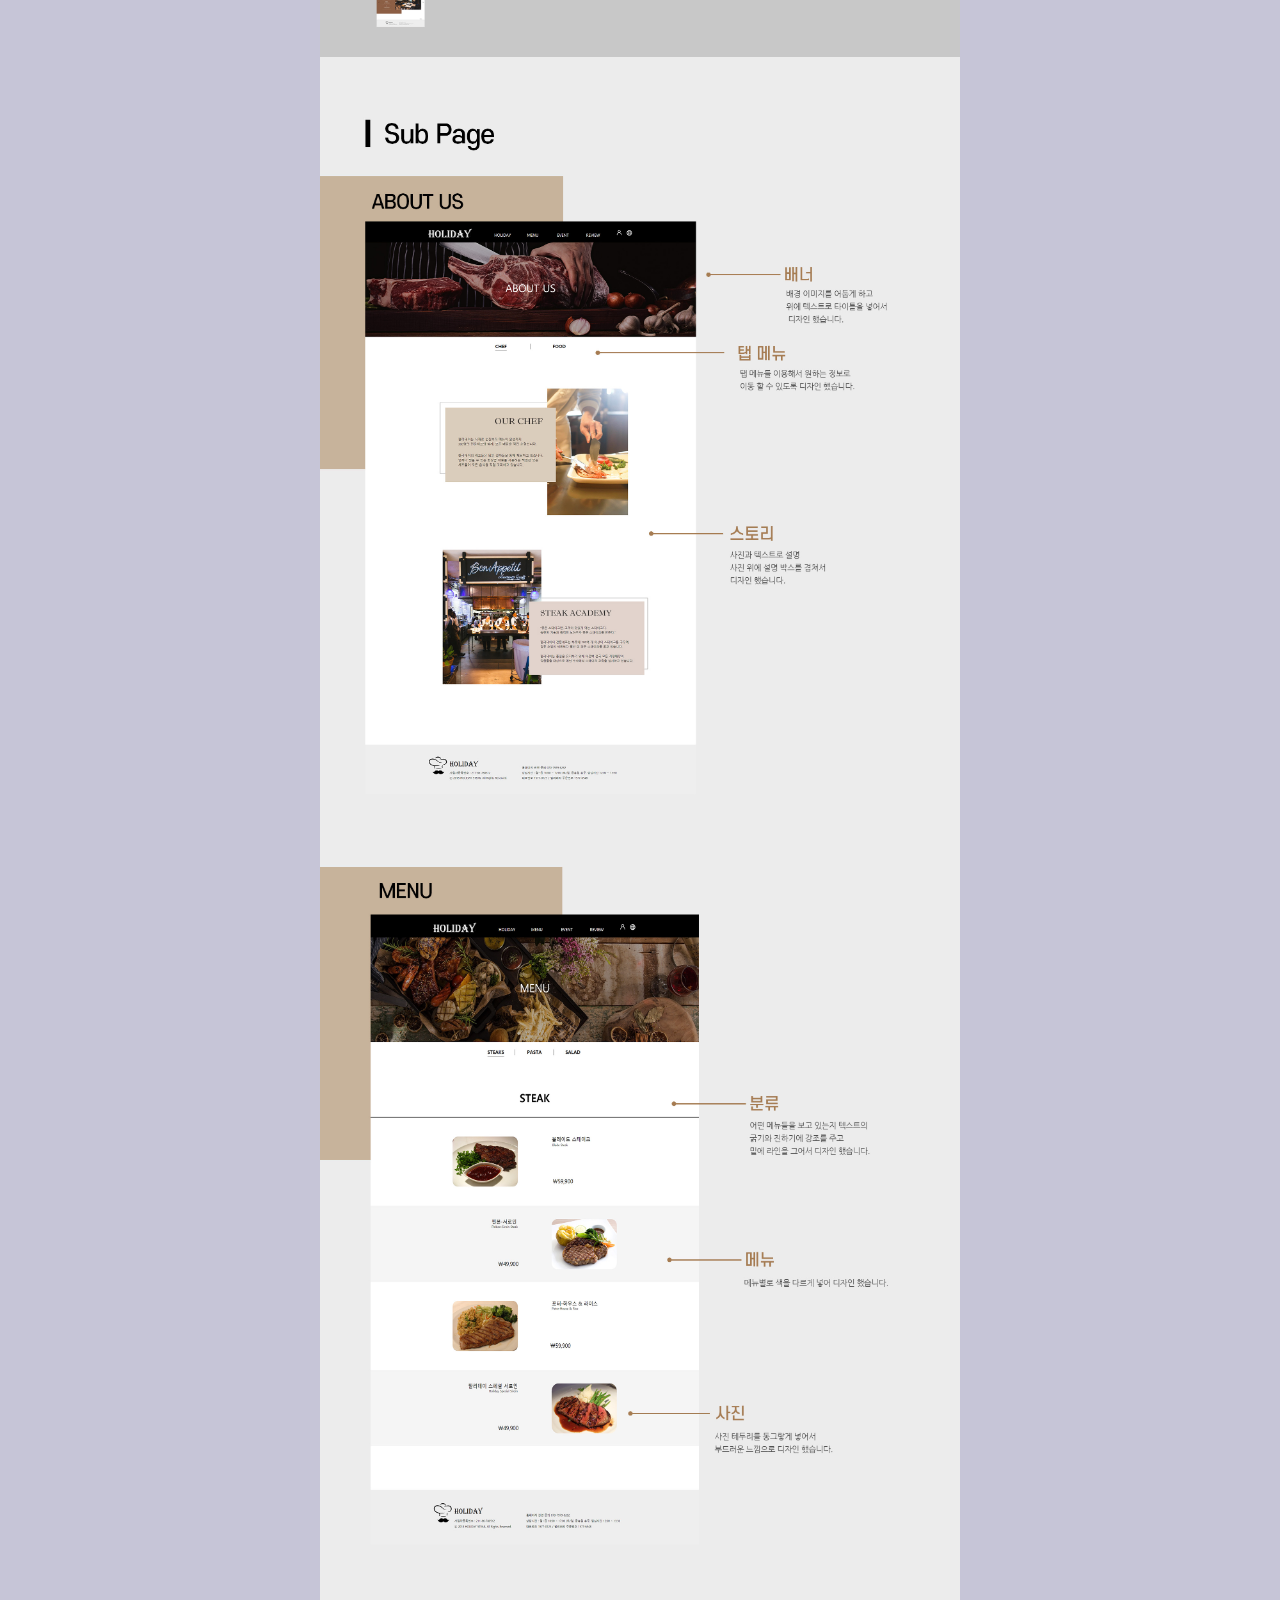
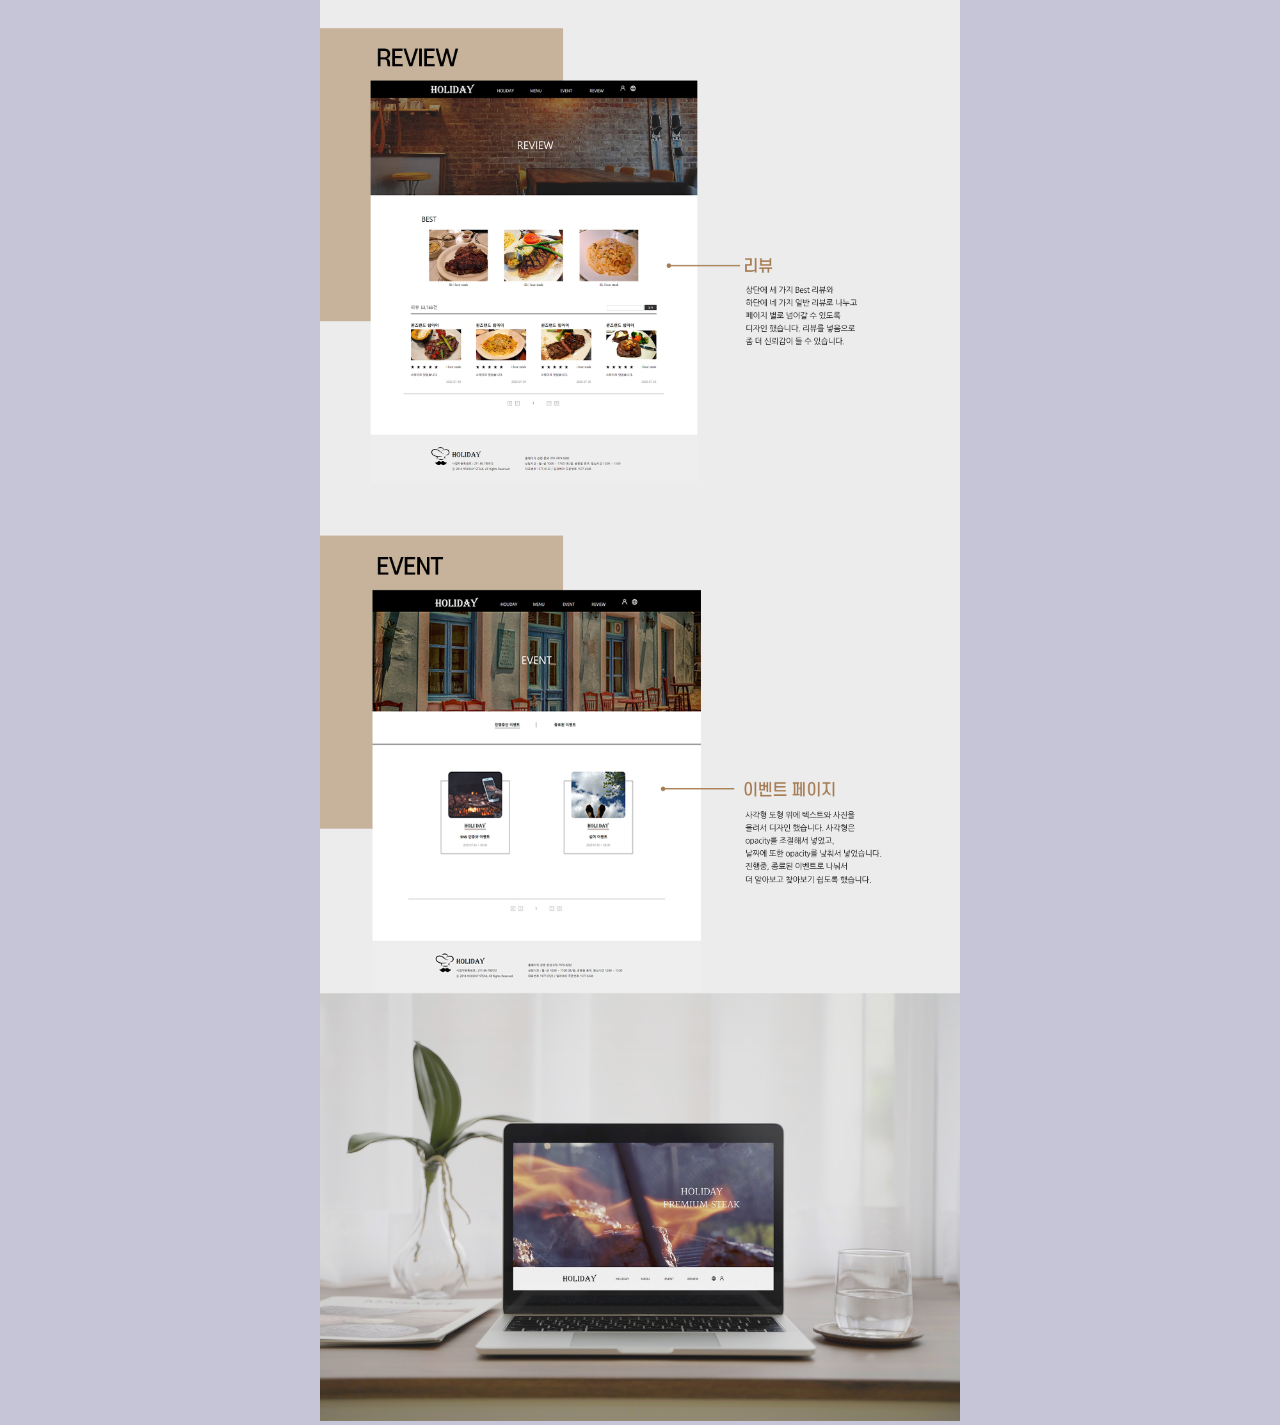
<file: project_holiday.html>
<!Doctype html>
<html>
<head>
<meta charset="utf-8">

<title>HOLIDAY</title>
   <link rel="stylesheet" href="holiday.css">
    </head>
    <body style="background: #c6c5d7 url(images/wsgbg1.png)no-repeat">
<img src="images/holidayWSG.jpg" width="50%" style="margin: 7% 0 0 25%">
<div class="view">
    <a href="holiday/index_holiday.html"><p>VIEW</p></a>
</div>
<div class="x">
    <a href="index.html"><img src="images/Group%20799.png" width="70%"></a>
</div>
</body>
</html>
</file>
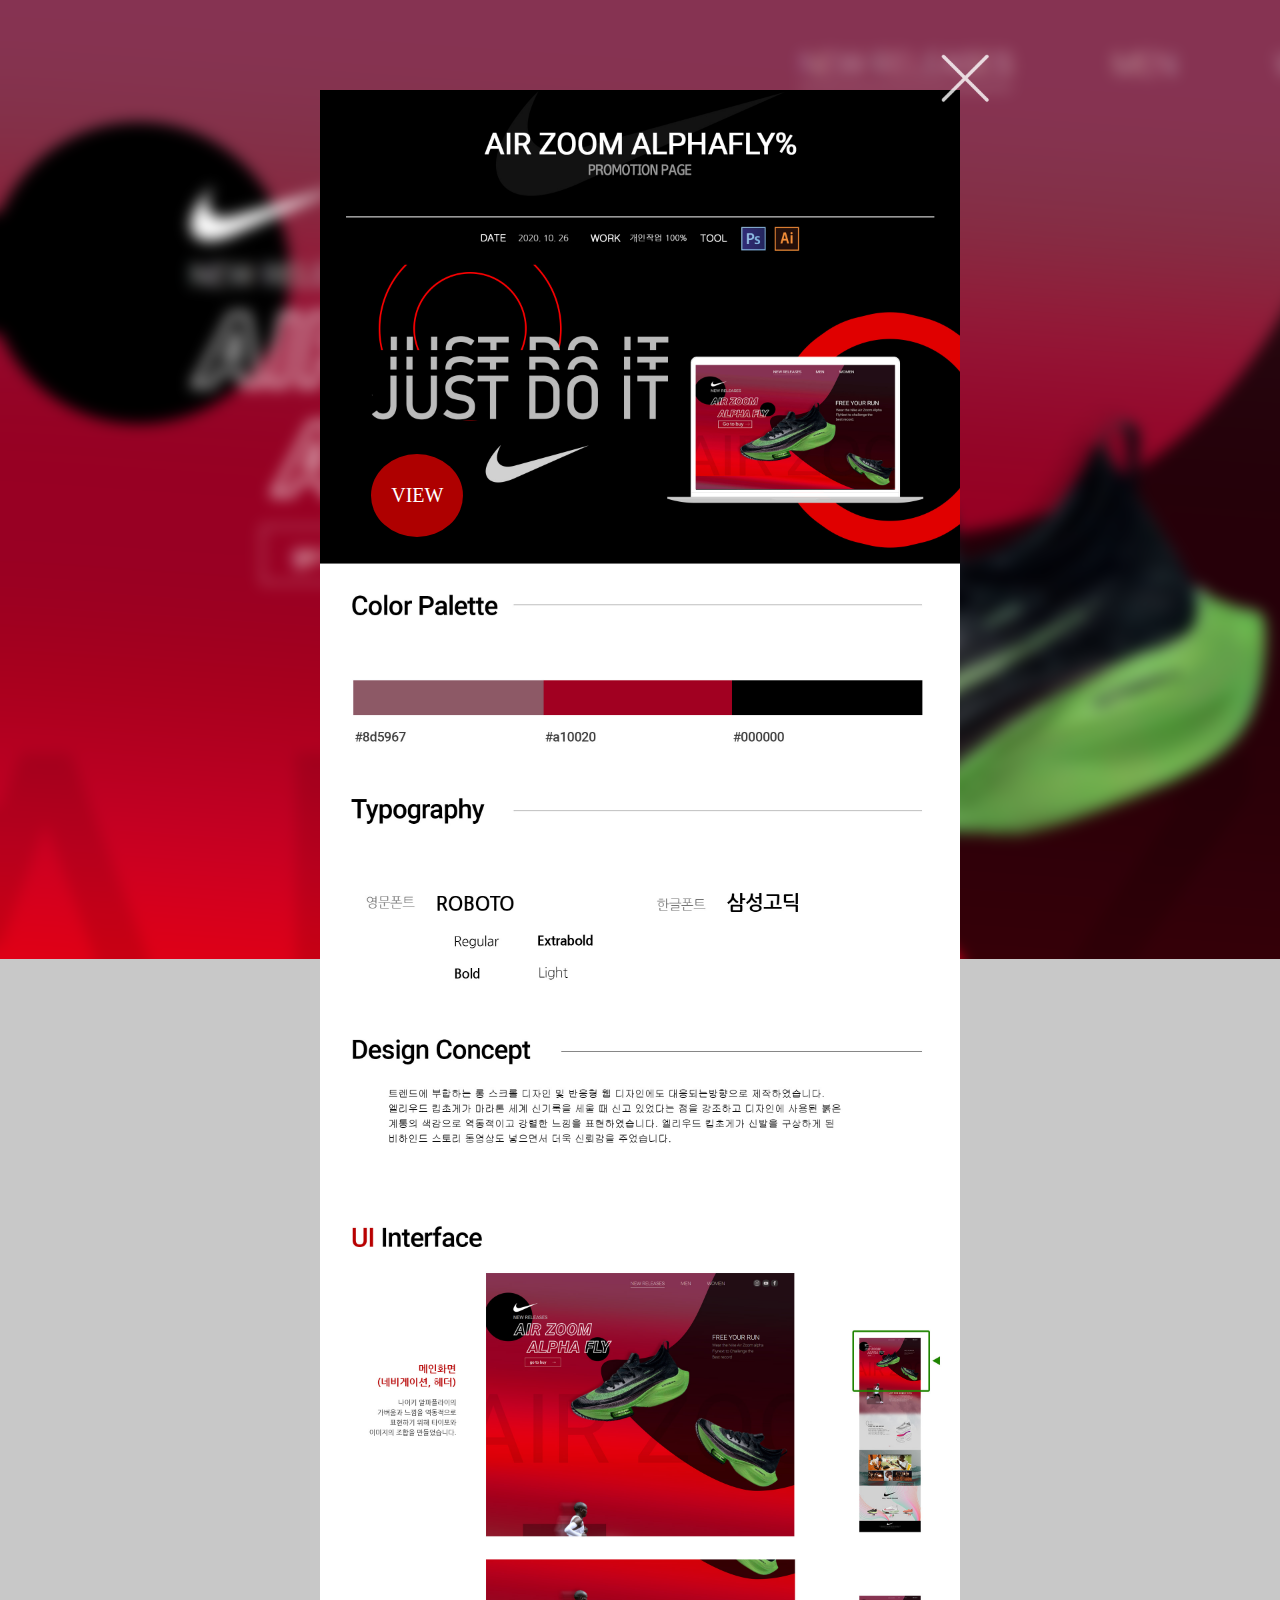
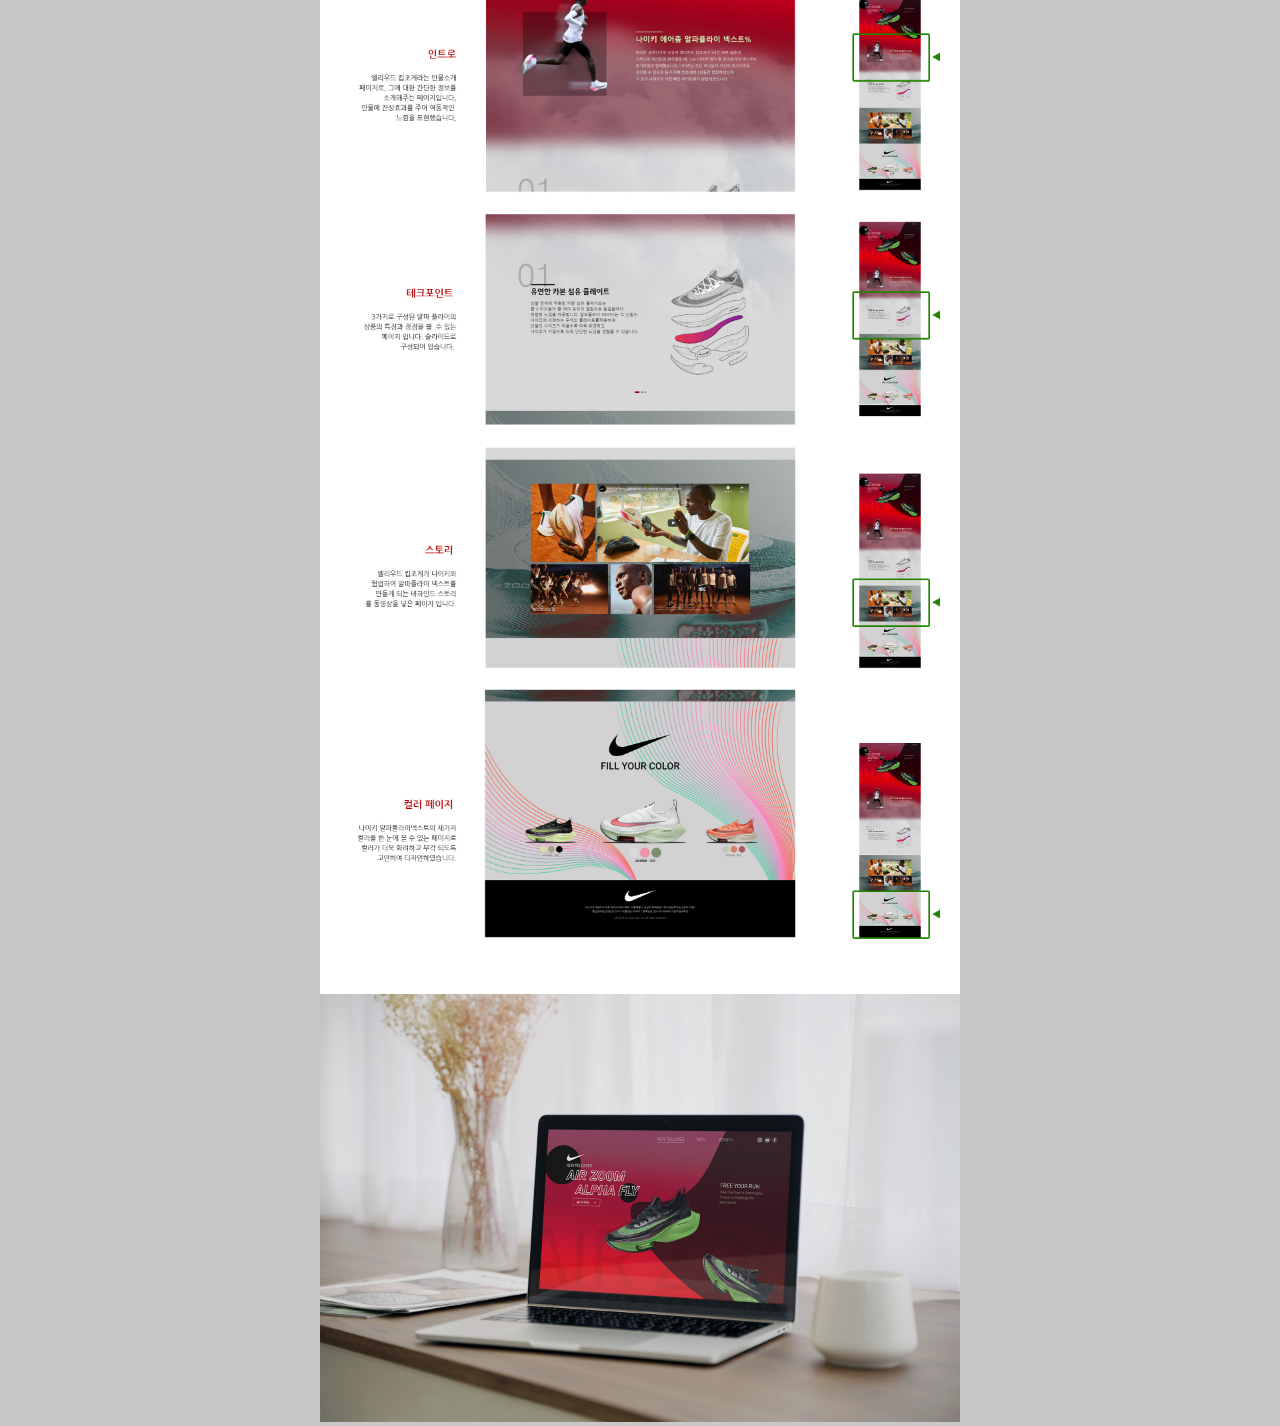
<file: project_nike.html>
<!Doctype html>
<html>
<head>
<meta charset="utf-8">

<title>NIKE</title>
   <link rel="stylesheet" href="nike.css">
    </head>
    <body style="background: #c8c8c8 url(images/wsgbg2.1.png)no-repeat">
<img src="images/NIKE_SG.jpg" width="50%" style="margin: 7% 0 0 25%">

<div class="view">
    <a href="nike/index_NIKE.html"><p>VIEW</p></a>
</div>

<div class="x">
    <a href="index.html"><img src="images/Group%20799.png" width="70%"></a>
</div>
</body>
</html>
</file>
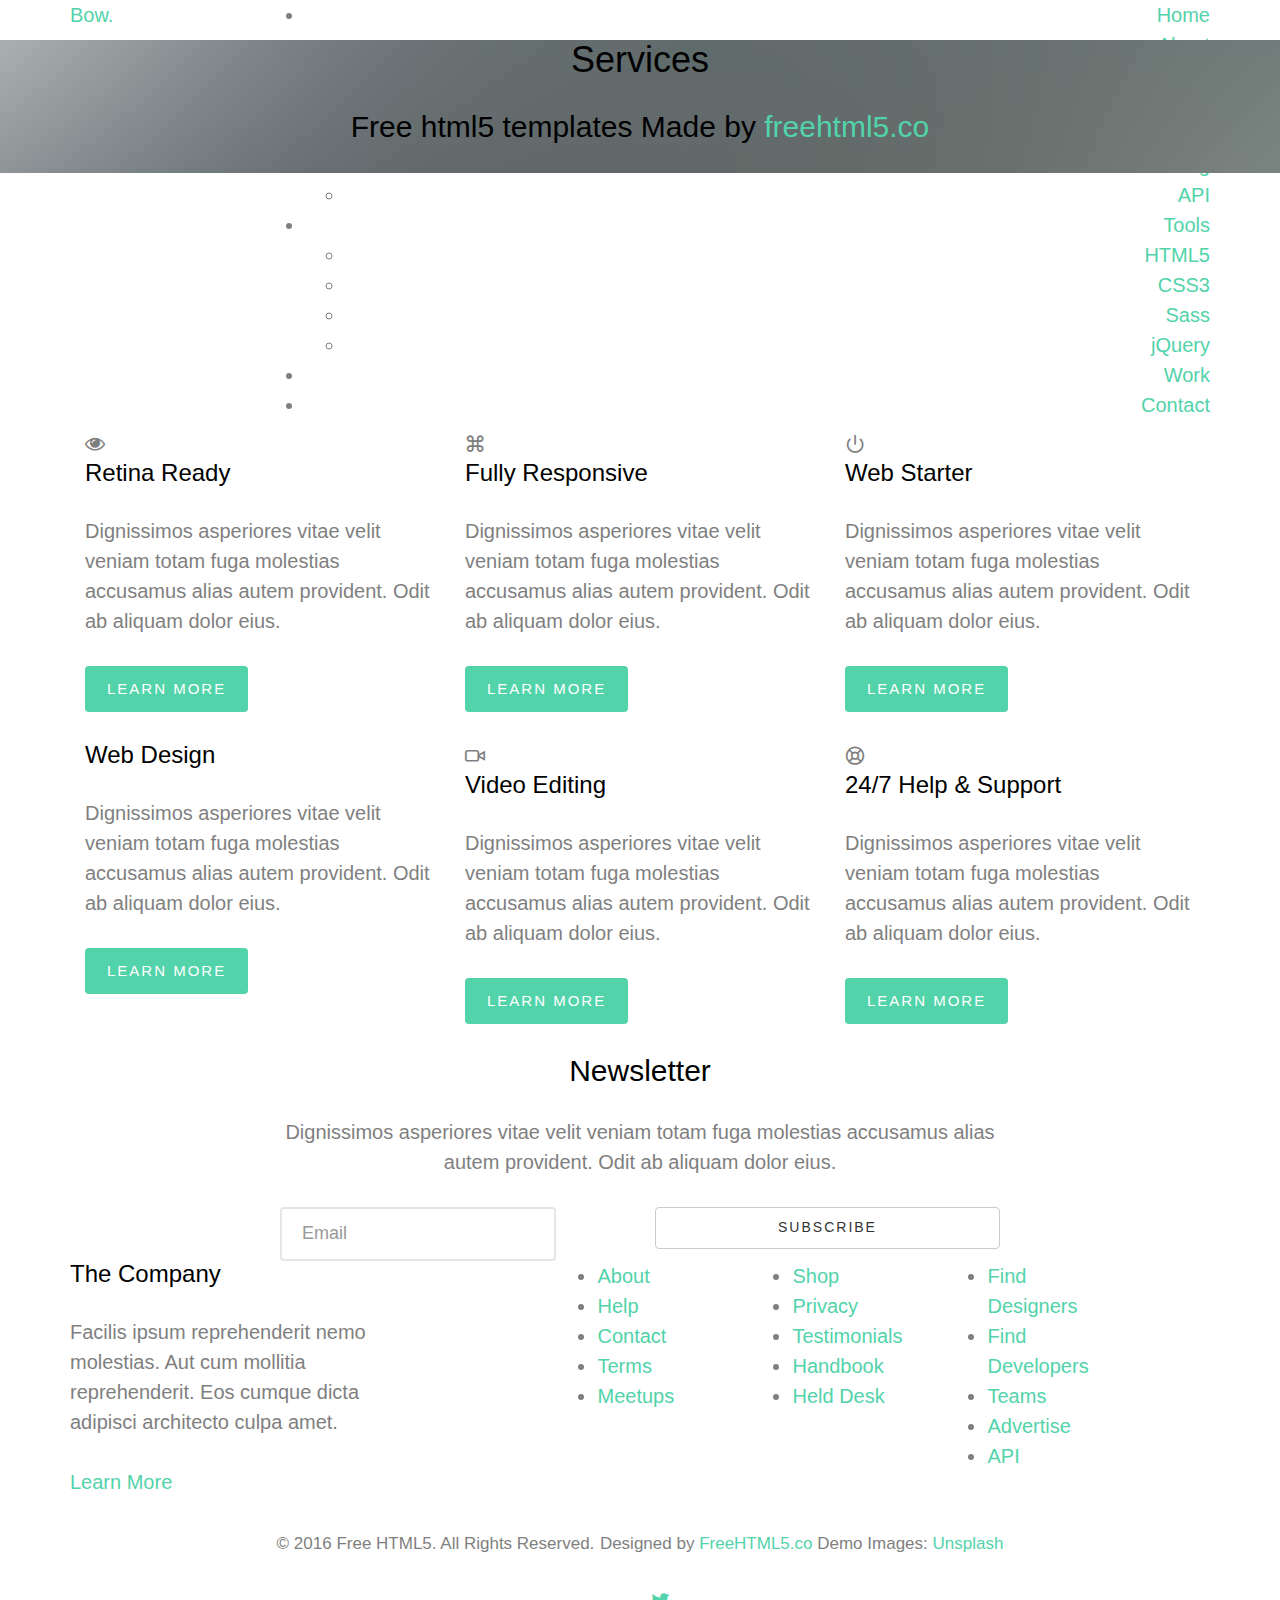
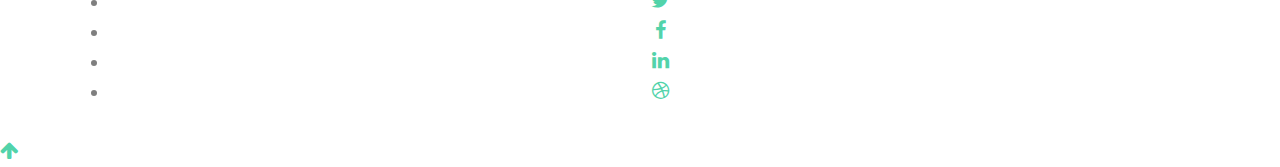
<file: services.html>
<!DOCTYPE HTML>
<html>
	<head>
	<meta charset="utf-8">
	<meta http-equiv="X-UA-Compatible" content="IE=edge">
	<title>Bow &mdash; Free Website Template, Free HTML5 Template by FreeHTML5.co</title>
	<meta name="viewport" content="width=device-width, initial-scale=1">
	<meta name="description" content="Free HTML5 Website Template by FreeHTML5.co" />
	<meta name="keywords" content="free website templates, free html5, free template, free bootstrap, free website template, html5, css3, mobile first, responsive" />
	<meta name="author" content="FreeHTML5.co" />

	
  <!-- 
	//////////////////////////////////////////////////////

	FREE HTML5 TEMPLATE 
	DESIGNED & DEVELOPED by FreeHTML5.co
		
	Website: 		http://freehtml5.co/
	Email: 			info@freehtml5.co
	Twitter: 		http://twitter.com/fh5co
	Facebook: 		https://www.facebook.com/fh5co

	//////////////////////////////////////////////////////
	 -->

  	<!-- Facebook and Twitter integration -->
	<meta property="og:title" content=""/>
	<meta property="og:image" content=""/>
	<meta property="og:url" content=""/>
	<meta property="og:site_name" content=""/>
	<meta property="og:description" content=""/>
	<meta name="twitter:title" content="" />
	<meta name="twitter:image" content="" />
	<meta name="twitter:url" content="" />
	<meta name="twitter:card" content="" />

	<!-- <link href='https://fonts.googleapis.com/css?family=Work+Sans:400,300,600,400italic,700' rel='stylesheet' type='text/css'> -->
	
	<!-- Animate.css -->
	<link rel="stylesheet" href="css/animate.css">
	<!-- Icomoon Icon Fonts-->
	<link rel="stylesheet" href="css/icomoon.css">
	<!-- Bootstrap  -->
	<link rel="stylesheet" href="css/bootstrap.css">

	<!-- Magnific Popup -->
	<link rel="stylesheet" href="css/magnific-popup.css">

	<!-- Theme style  -->
	<link rel="stylesheet" href="css/style.css">

	<!-- Modernizr JS -->
	<script src="js/modernizr-2.6.2.min.js"></script>
	<!-- FOR IE9 below -->
	<!--[if lt IE 9]>
	<script src="js/respond.min.js"></script>
	<![endif]-->

	</head>
	<body>
		
	<div class="fh5co-loader"></div>
	
	<div id="page">
	<nav class="fh5co-nav" role="navigation">
		<div class="container">
			<div class="row">
				<div class="col-xs-2">
					<div id="fh5co-logo"><a href="index.html">Bow.</a></div>
				</div>
				<div class="col-xs-10 text-right menu-1">
					<ul>
						<li><a href="index.html">Home</a></li>
						<li><a href="about.html">About</a></li>
						<li class="has-dropdown active">
							<a href="services.html">Services</a>
							<ul class="dropdown">
								<li><a href="#">Web Design</a></li>
								<li><a href="#">eCommerce</a></li>
								<li><a href="#">Branding</a></li>
								<li><a href="#">API</a></li>
							</ul>
						</li>
						<li class="has-dropdown">
							<a href="#">Tools</a>
							<ul class="dropdown">
								<li><a href="#">HTML5</a></li>
								<li><a href="#">CSS3</a></li>
								<li><a href="#">Sass</a></li>
								<li><a href="#">jQuery</a></li>
							</ul>
						</li>
						<li><a href="work.html">Work</a></li>
						<li><a href="contact.html">Contact</a></li>
					</ul>
				</div>
			</div>
			
		</div>
	</nav>

	<header id="fh5co-header" class="fh5co-cover fh5co-cover-sm" role="banner" style="background-image:url(images/img_bg_2.jpg);">
		<div class="overlay"></div>
		<div class="container">
			<div class="row">
				<div class="col-md-8 col-md-offset-2 text-center">
					<div class="display-t">
						<div class="display-tc animate-box" data-animate-effect="fadeIn">
							<h1>Services</h1>
							<h2>Free html5 templates Made by <a href="http://freehtml5.co" target="_blank">freehtml5.co</a></h2>
						</div>
					</div>
				</div>
			</div>
		</div>
	</header>
	
	<div id="fh5co-services-section">
		<div class="container">
			<div class="col-md-4 col-sm-4">
				<div class="feature-center">
					<span class="icon">
						<i class="icon-eye"></i>
					</span>
					<h3>Retina Ready</h3>
					<p>Dignissimos asperiores vitae velit veniam totam fuga molestias accusamus alias autem provident. Odit ab aliquam dolor eius.</p>
					<p><a href="#" class="btn btn-primary">Learn More</a></p>
				</div>
			</div>
			<div class="col-md-4 col-sm-4">
				<div class="feature-center">
					<span class="icon">
						<i class="icon-command"></i>
					</span>
					<h3>Fully Responsive</h3>
					<p>Dignissimos asperiores vitae velit veniam totam fuga molestias accusamus alias autem provident. Odit ab aliquam dolor eius.</p>
					<p><a href="#" class="btn btn-primary">Learn More</a></p>
				</div>
			</div>
			<div class="col-md-4 col-sm-4">
				<div class="feature-center">
					<span class="icon">
						<i class="icon-power"></i>
					</span>
					<h3>Web Starter</h3>
					<p>Dignissimos asperiores vitae velit veniam totam fuga molestias accusamus alias autem provident. Odit ab aliquam dolor eius.</p>
					<p><a href="#" class="btn btn-primary">Learn More</a></p>
				</div>
			</div>

			<div class="col-md-4 col-sm-4">
				<div class="feature-center">
					<span class="icon">
						<i class="icon-brush"></i>
					</span>
					<h3>Web Design</h3>
					<p>Dignissimos asperiores vitae velit veniam totam fuga molestias accusamus alias autem provident. Odit ab aliquam dolor eius.</p>
					<p><a href="#" class="btn btn-primary">Learn More</a></p>
				</div>
			</div>
			<div class="col-md-4 col-sm-4">
				<div class="feature-center">
					<span class="icon">
						<i class="icon-video2"></i>
					</span>
					<h3>Video Editing</h3>
					<p>Dignissimos asperiores vitae velit veniam totam fuga molestias accusamus alias autem provident. Odit ab aliquam dolor eius.</p>
					<p><a href="#" class="btn btn-primary">Learn More</a></p>
				</div>
			</div>
			<div class="col-md-4 col-sm-4">
				<div class="feature-center">
					<span class="icon">
						<i class="icon-help2"></i>
					</span>
					<h3>24/7 Help &amp; Support</h3>
					<p>Dignissimos asperiores vitae velit veniam totam fuga molestias accusamus alias autem provident. Odit ab aliquam dolor eius.</p>
					<p><a href="#" class="btn btn-primary">Learn More</a></p>
				</div>
			</div>
		</div>
	</div>

	<div id="fh5co-started">
		<div class="container">
			<div class="row animate-box">
				<div class="col-md-8 col-md-offset-2 text-center fh5co-heading">
					<h2>Newsletter</h2>
					<p>Dignissimos asperiores vitae velit veniam totam fuga molestias accusamus alias autem provident. Odit ab aliquam dolor eius.</p>
				</div>
			</div>
			<div class="row animate-box">
				<div class="col-md-8 col-md-offset-2">
					<form class="form-inline">
						<div class="col-md-6 col-sm-6">
							<div class="form-group">
								<label for="email" class="sr-only">Email</label>
								<input type="email" class="form-control" id="email" placeholder="Email">
							</div>
						</div>
						<div class="col-md-6 col-sm-6">
							<button type="submit" class="btn btn-default btn-block">Subscribe</button>
						</div>
					</form>
				</div>
			</div>
		</div>
	</div>

	<footer id="fh5co-footer" role="contentinfo">
		<div class="container">
			<div class="row row-pb-md">
				<div class="col-md-4 fh5co-widget">
					<h3>The Company</h3>
					<p>Facilis ipsum reprehenderit nemo molestias. Aut cum mollitia reprehenderit. Eos cumque dicta adipisci architecto culpa amet.</p>
					<p><a href="#">Learn More</a></p>
				</div>
				<div class="col-md-2 col-sm-4 col-xs-6 col-md-push-1">
					<ul class="fh5co-footer-links">
						<li><a href="#">About</a></li>
						<li><a href="#">Help</a></li>
						<li><a href="#">Contact</a></li>
						<li><a href="#">Terms</a></li>
						<li><a href="#">Meetups</a></li>
					</ul>
				</div>

				<div class="col-md-2 col-sm-4 col-xs-6 col-md-push-1">
					<ul class="fh5co-footer-links">
						<li><a href="#">Shop</a></li>
						<li><a href="#">Privacy</a></li>
						<li><a href="#">Testimonials</a></li>
						<li><a href="#">Handbook</a></li>
						<li><a href="#">Held Desk</a></li>
					</ul>
				</div>

				<div class="col-md-2 col-sm-4 col-xs-6 col-md-push-1">
					<ul class="fh5co-footer-links">
						<li><a href="#">Find Designers</a></li>
						<li><a href="#">Find Developers</a></li>
						<li><a href="#">Teams</a></li>
						<li><a href="#">Advertise</a></li>
						<li><a href="#">API</a></li>
					</ul>
				</div>
			</div>

			<div class="row copyright">
				<div class="col-md-12 text-center">
					<p>
						<small class="block">&copy; 2016 Free HTML5. All Rights Reserved.</small> 
						<small class="block">Designed by <a href="http://freehtml5.co/" target="_blank">FreeHTML5.co</a> Demo Images: <a href="http://unsplash.co/" target="_blank">Unsplash</a></small>
					</p>
					<p>
						<ul class="fh5co-social-icons">
							<li><a href="#"><i class="icon-twitter"></i></a></li>
							<li><a href="#"><i class="icon-facebook"></i></a></li>
							<li><a href="#"><i class="icon-linkedin"></i></a></li>
							<li><a href="#"><i class="icon-dribbble"></i></a></li>
						</ul>
					</p>
				</div>
			</div>

		</div>
	</footer>
	</div>

	<div class="gototop js-top">
		<a href="#" class="js-gotop"><i class="icon-arrow-up"></i></a>
	</div>
	
	<!-- jQuery -->
	<script src="js/jquery.min.js"></script>
	<!-- jQuery Easing -->
	<script src="js/jquery.easing.1.3.js"></script>
	<!-- Bootstrap -->
	<script src="js/bootstrap.min.js"></script>
	<!-- Waypoints -->
	<script src="js/jquery.waypoints.min.js"></script>
	<!-- countTo -->
	<script src="js/jquery.countTo.js"></script>
	<!-- Magnific Popup -->
	<script src="js/jquery.magnific-popup.min.js"></script>
	<script src="js/magnific-popup-options.js"></script>
	<!-- Main -->
	<script src="js/main.js"></script>

	</body>
</html>
</file>
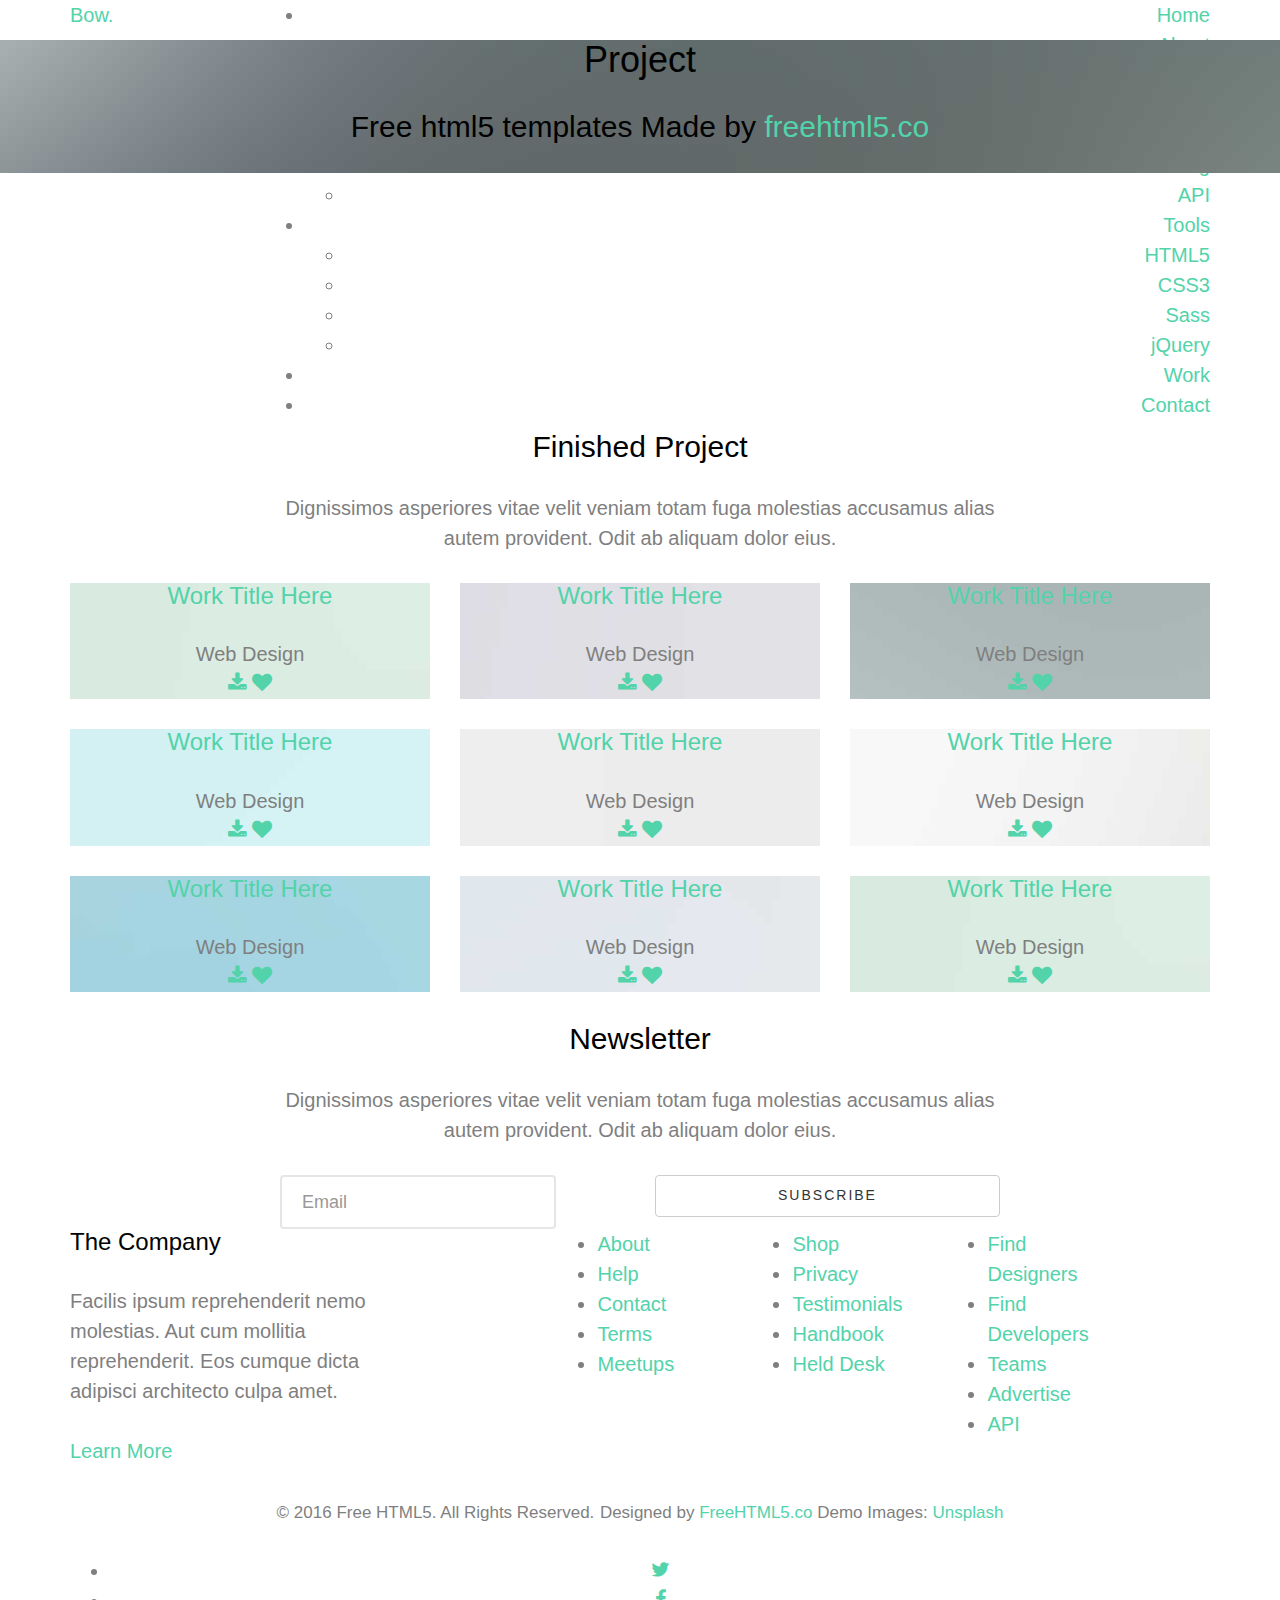
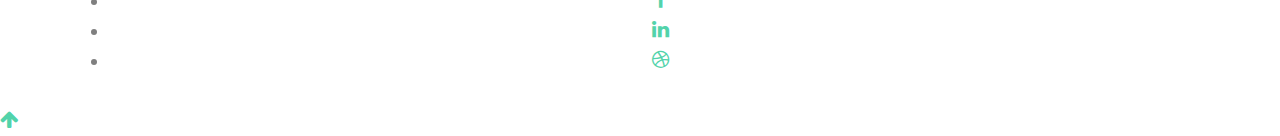
<file: work.html>
<!DOCTYPE HTML>
<html>
	<head>
	<meta charset="utf-8">
	<meta http-equiv="X-UA-Compatible" content="IE=edge">
	<title>Bow &mdash; Free Website Template, Free HTML5 Template by FreeHTML5.co</title>
	<meta name="viewport" content="width=device-width, initial-scale=1">
	<meta name="description" content="Free HTML5 Website Template by FreeHTML5.co" />
	<meta name="keywords" content="free website templates, free html5, free template, free bootstrap, free website template, html5, css3, mobile first, responsive" />
	<meta name="author" content="FreeHTML5.co" />

  <!-- 
	//////////////////////////////////////////////////////

	FREE HTML5 TEMPLATE 
	DESIGNED & DEVELOPED by FreeHTML5.co
		
	Website: 		http://freehtml5.co/
	Email: 			info@freehtml5.co
	Twitter: 		http://twitter.com/fh5co
	Facebook: 		https://www.facebook.com/fh5co

	//////////////////////////////////////////////////////
	 -->

  	<!-- Facebook and Twitter integration -->
	<meta property="og:title" content=""/>
	<meta property="og:image" content=""/>
	<meta property="og:url" content=""/>
	<meta property="og:site_name" content=""/>
	<meta property="og:description" content=""/>
	<meta name="twitter:title" content="" />
	<meta name="twitter:image" content="" />
	<meta name="twitter:url" content="" />
	<meta name="twitter:card" content="" />

	<!-- <link href='https://fonts.googleapis.com/css?family=Work+Sans:400,300,600,400italic,700' rel='stylesheet' type='text/css'> -->
	
	<!-- Animate.css -->
	<link rel="stylesheet" href="css/animate.css">
	<!-- Icomoon Icon Fonts-->
	<link rel="stylesheet" href="css/icomoon.css">
	<!-- Bootstrap  -->
	<link rel="stylesheet" href="css/bootstrap.css">

	<!-- Magnific Popup -->
	<link rel="stylesheet" href="css/magnific-popup.css">

	<!-- Theme style  -->
	<link rel="stylesheet" href="css/style.css">

	<!-- Modernizr JS -->
	<script src="js/modernizr-2.6.2.min.js"></script>
	<!-- FOR IE9 below -->
	<!--[if lt IE 9]>
	<script src="js/respond.min.js"></script>
	<![endif]-->

	</head>
	<body>
		
	<div class="fh5co-loader"></div>
	
	<div id="page">
	<nav class="fh5co-nav" role="navigation">
		<div class="container">
			<div class="row">
				<div class="col-xs-2">
					<div id="fh5co-logo"><a href="index.html">Bow.</a></div>
				</div>
				<div class="col-xs-10 text-right menu-1">
					<ul>
						<li><a href="index.html">Home</a></li>
						<li><a href="about.html">About</a></li>
						<li class="has-dropdown">
							<a href="services.html">Services</a>
							<ul class="dropdown">
								<li><a href="#">Web Design</a></li>
								<li><a href="#">eCommerce</a></li>
								<li><a href="#">Branding</a></li>
								<li><a href="#">API</a></li>
							</ul>
						</li>
						<li class="has-dropdown">
							<a href="#">Tools</a>
							<ul class="dropdown">
								<li><a href="#">HTML5</a></li>
								<li><a href="#">CSS3</a></li>
								<li><a href="#">Sass</a></li>
								<li><a href="#">jQuery</a></li>
							</ul>
						</li>
						<li class="active"><a href="work.html">Work</a></li>
						<li><a href="contact.html">Contact</a></li>
					</ul>
				</div>
			</div>
			
		</div>
	</nav>

	<header id="fh5co-header" class="fh5co-cover fh5co-cover-sm" role="banner" style="background-image:url(images/img_bg_2.jpg);">
		<div class="overlay"></div>
		<div class="container">
			<div class="row">
				<div class="col-md-8 col-md-offset-2 text-center">
					<div class="display-t">
						<div class="display-tc animate-box" data-animate-effect="fadeIn">
							<h1>Project</h1>
							<h2>Free html5 templates Made by <a href="http://freehtml5.co" target="_blank">freehtml5.co</a></h2>
						</div>
					</div>
				</div>
			</div>
		</div>
	</header>
	
	<div id="fh5co-portfolio">
		<div class="container">
			<div class="row animate-box">
				<div class="col-md-8 col-md-offset-2 text-center fh5co-heading">
					<h2>Finished Project</h2>
					<p>Dignissimos asperiores vitae velit veniam totam fuga molestias accusamus alias autem provident. Odit ab aliquam dolor eius.</p>
				</div>
			</div>
			<div class="row">
				<div class="col-md-4 col-sm-4 text-center animate-box">
					<div class="work-grid" style="background-image: url(images/project-2.jpg);">
						<div class="desc">
							<h3><a href="#">Work Title Here</a></h3>
							<span class="cat">Web Design</span>
							<p>
								<span class="download"><a href="#"><i class="icon-download"></i></a></span>
								<span class="love"><a href="#"><i class="icon-heart"></i></a></span>
							</p>
						</div>
					</div>
				</div>
				<div class="col-md-4 col-sm-4 text-center animate-box">
					<div class="work-grid" style="background-image: url(images/project-3.jpg);">
						<div class="desc">
							<h3><a href="#">Work Title Here</a></h3>
							<span class="cat">Web Design</span>
							<p>
								<span class="download"><a href="#"><i class="icon-download"></i></a></span>
								<span class="love"><a href="#"><i class="icon-heart"></i></a></span>
							</p>
						</div>
					</div>
				</div>
				<div class="col-md-4 col-sm-4 text-center animate-box">
					<div class="work-grid" style="background-image: url(images/project-4.jpg);">
						<div class="desc">
							<h3><a href="#">Work Title Here</a></h3>
							<span class="cat">Web Design</span>
							<p>
								<span class="download"><a href="#"><i class="icon-download"></i></a></span>
								<span class="love"><a href="#"><i class="icon-heart"></i></a></span>
							</p>
						</div>
					</div>
				</div>
				<div class="col-md-4 col-sm-4 text-center animate-box">
					<div class="work-grid" style="background-image: url(images/project-5.jpg);">
						<div class="desc">
							<h3><a href="#">Work Title Here</a></h3>
							<span class="cat">Web Design</span>
							<p>
								<span class="download"><a href="#"><i class="icon-download"></i></a></span>
								<span class="love"><a href="#"><i class="icon-heart"></i></a></span>
							</p>
						</div>
					</div>
				</div>
				<div class="col-md-4 col-sm-4 text-center animate-box">
					<div class="work-grid" style="background-image: url(images/project-6.jpg);">
						<div class="desc">
							<h3><a href="#">Work Title Here</a></h3>
							<span class="cat">Web Design</span>
							<p>
								<span class="download"><a href="#"><i class="icon-download"></i></a></span>
								<span class="love"><a href="#"><i class="icon-heart"></i></a></span>
							</p>
						</div>
					</div>
				</div>
				<div class="col-md-4 col-sm-4 text-center animate-box">
					<div class="work-grid" style="background-image: url(images/project-7.jpg);">
						<div class="desc">
							<h3><a href="#">Work Title Here</a></h3>
							<span class="cat">Web Design</span>
							<p>
								<span class="download"><a href="#"><i class="icon-download"></i></a></span>
								<span class="love"><a href="#"><i class="icon-heart"></i></a></span>
							</p>
						</div>
					</div>
				</div>
				<div class="col-md-4 col-sm-4 text-center animate-box">
					<div class="work-grid" style="background-image: url(images/project-8.jpg);">
						<div class="desc">
							<h3><a href="#">Work Title Here</a></h3>
							<span class="cat">Web Design</span>
							<p>
								<span class="download"><a href="#"><i class="icon-download"></i></a></span>
								<span class="love"><a href="#"><i class="icon-heart"></i></a></span>
							</p>
						</div>
					</div>
				</div>
				<div class="col-md-4 col-sm-4 text-center animate-box">
					<div class="work-grid" style="background-image: url(images/project-9.jpg);">
						<div class="desc">
							<h3><a href="#">Work Title Here</a></h3>
							<span class="cat">Web Design</span>
							<p>
								<span class="download"><a href="#"><i class="icon-download"></i></a></span>
								<span class="love"><a href="#"><i class="icon-heart"></i></a></span>
							</p>
						</div>
					</div>
				</div>
				<div class="col-md-4 col-sm-4 text-center animate-box">
					<div class="work-grid" style="background-image: url(images/project-2.jpg);">
						<div class="desc">
							<h3><a href="#">Work Title Here</a></h3>
							<span class="cat">Web Design</span>
							<p>
								<span class="download"><a href="#"><i class="icon-download"></i></a></span>
								<span class="love"><a href="#"><i class="icon-heart"></i></a></span>
							</p>
						</div>
					</div>
				</div>
			</div>
		</div>
	</div>

	<div id="fh5co-started">
		<div class="container">
			<div class="row animate-box">
				<div class="col-md-8 col-md-offset-2 text-center fh5co-heading">
					<h2>Newsletter</h2>
					<p>Dignissimos asperiores vitae velit veniam totam fuga molestias accusamus alias autem provident. Odit ab aliquam dolor eius.</p>
				</div>
			</div>
			<div class="row animate-box">
				<div class="col-md-8 col-md-offset-2">
					<form class="form-inline">
						<div class="col-md-6 col-sm-6">
							<div class="form-group">
								<label for="email" class="sr-only">Email</label>
								<input type="email" class="form-control" id="email" placeholder="Email">
							</div>
						</div>
						<div class="col-md-6 col-sm-6">
							<button type="submit" class="btn btn-default btn-block">Subscribe</button>
						</div>
					</form>
				</div>
			</div>
		</div>
	</div>

	<footer id="fh5co-footer" role="contentinfo">
		<div class="container">
			<div class="row row-pb-md">
				<div class="col-md-4 fh5co-widget">
					<h3>The Company</h3>
					<p>Facilis ipsum reprehenderit nemo molestias. Aut cum mollitia reprehenderit. Eos cumque dicta adipisci architecto culpa amet.</p>
					<p><a href="#">Learn More</a></p>
				</div>
				<div class="col-md-2 col-sm-4 col-xs-6 col-md-push-1">
					<ul class="fh5co-footer-links">
						<li><a href="#">About</a></li>
						<li><a href="#">Help</a></li>
						<li><a href="#">Contact</a></li>
						<li><a href="#">Terms</a></li>
						<li><a href="#">Meetups</a></li>
					</ul>
				</div>

				<div class="col-md-2 col-sm-4 col-xs-6 col-md-push-1">
					<ul class="fh5co-footer-links">
						<li><a href="#">Shop</a></li>
						<li><a href="#">Privacy</a></li>
						<li><a href="#">Testimonials</a></li>
						<li><a href="#">Handbook</a></li>
						<li><a href="#">Held Desk</a></li>
					</ul>
				</div>

				<div class="col-md-2 col-sm-4 col-xs-6 col-md-push-1">
					<ul class="fh5co-footer-links">
						<li><a href="#">Find Designers</a></li>
						<li><a href="#">Find Developers</a></li>
						<li><a href="#">Teams</a></li>
						<li><a href="#">Advertise</a></li>
						<li><a href="#">API</a></li>
					</ul>
				</div>
			</div>

			<div class="row copyright">
				<div class="col-md-12 text-center">
					<p>
						<small class="block">&copy; 2016 Free HTML5. All Rights Reserved.</small> 
						<small class="block">Designed by <a href="http://freehtml5.co/" target="_blank">FreeHTML5.co</a> Demo Images: <a href="http://unsplash.co/" target="_blank">Unsplash</a></small>
					</p>
					<p>
						<ul class="fh5co-social-icons">
							<li><a href="#"><i class="icon-twitter"></i></a></li>
							<li><a href="#"><i class="icon-facebook"></i></a></li>
							<li><a href="#"><i class="icon-linkedin"></i></a></li>
							<li><a href="#"><i class="icon-dribbble"></i></a></li>
						</ul>
					</p>
				</div>
			</div>

		</div>
	</footer>
	</div>

	<div class="gototop js-top">
		<a href="#" class="js-gotop"><i class="icon-arrow-up"></i></a>
	</div>
	
	<!-- jQuery -->
	<script src="js/jquery.min.js"></script>
	<!-- jQuery Easing -->
	<script src="js/jquery.easing.1.3.js"></script>
	<!-- Bootstrap -->
	<script src="js/bootstrap.min.js"></script>
	<!-- Waypoints -->
	<script src="js/jquery.waypoints.min.js"></script>
	<!-- countTo -->
	<script src="js/jquery.countTo.js"></script>
	<!-- Magnific Popup -->
	<script src="js/jquery.magnific-popup.min.js"></script>
	<script src="js/magnific-popup-options.js"></script>
	<!-- Main -->
	<script src="js/main.js"></script>

	</body>
</html>
</file>
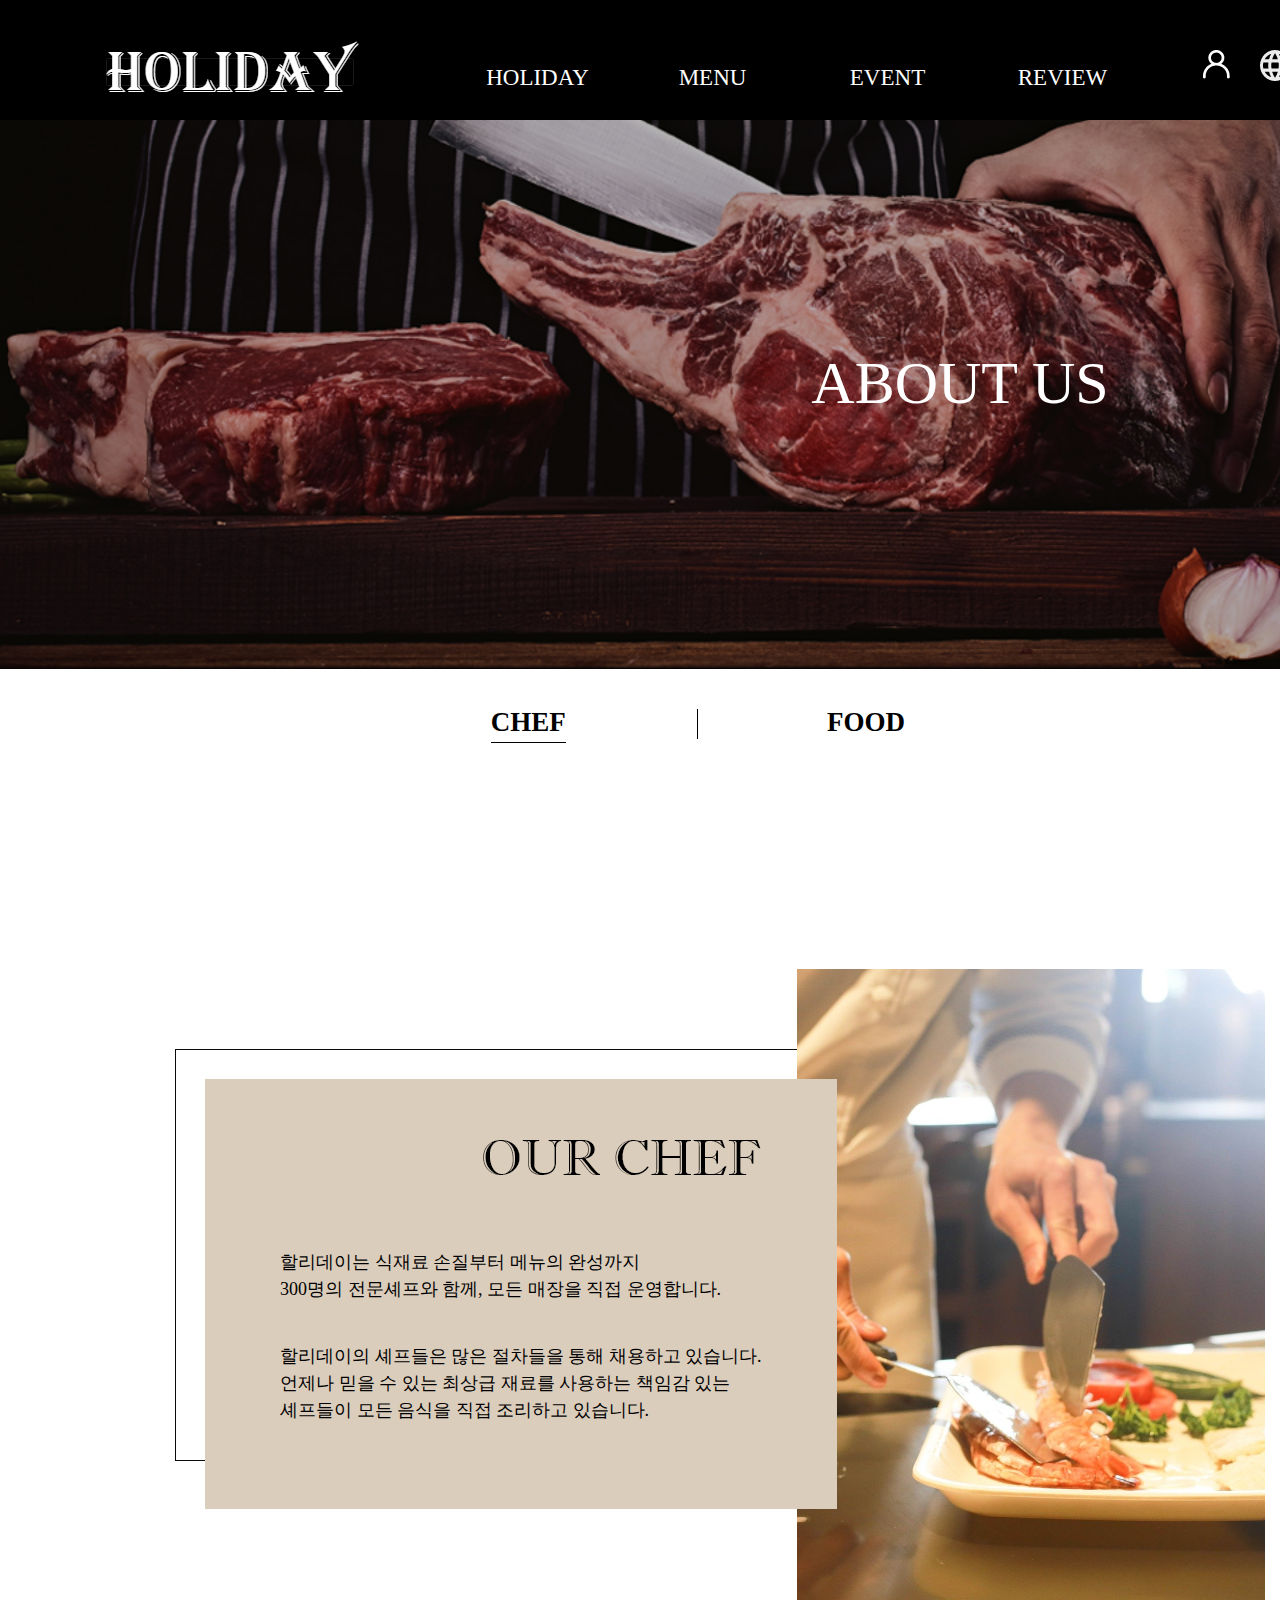
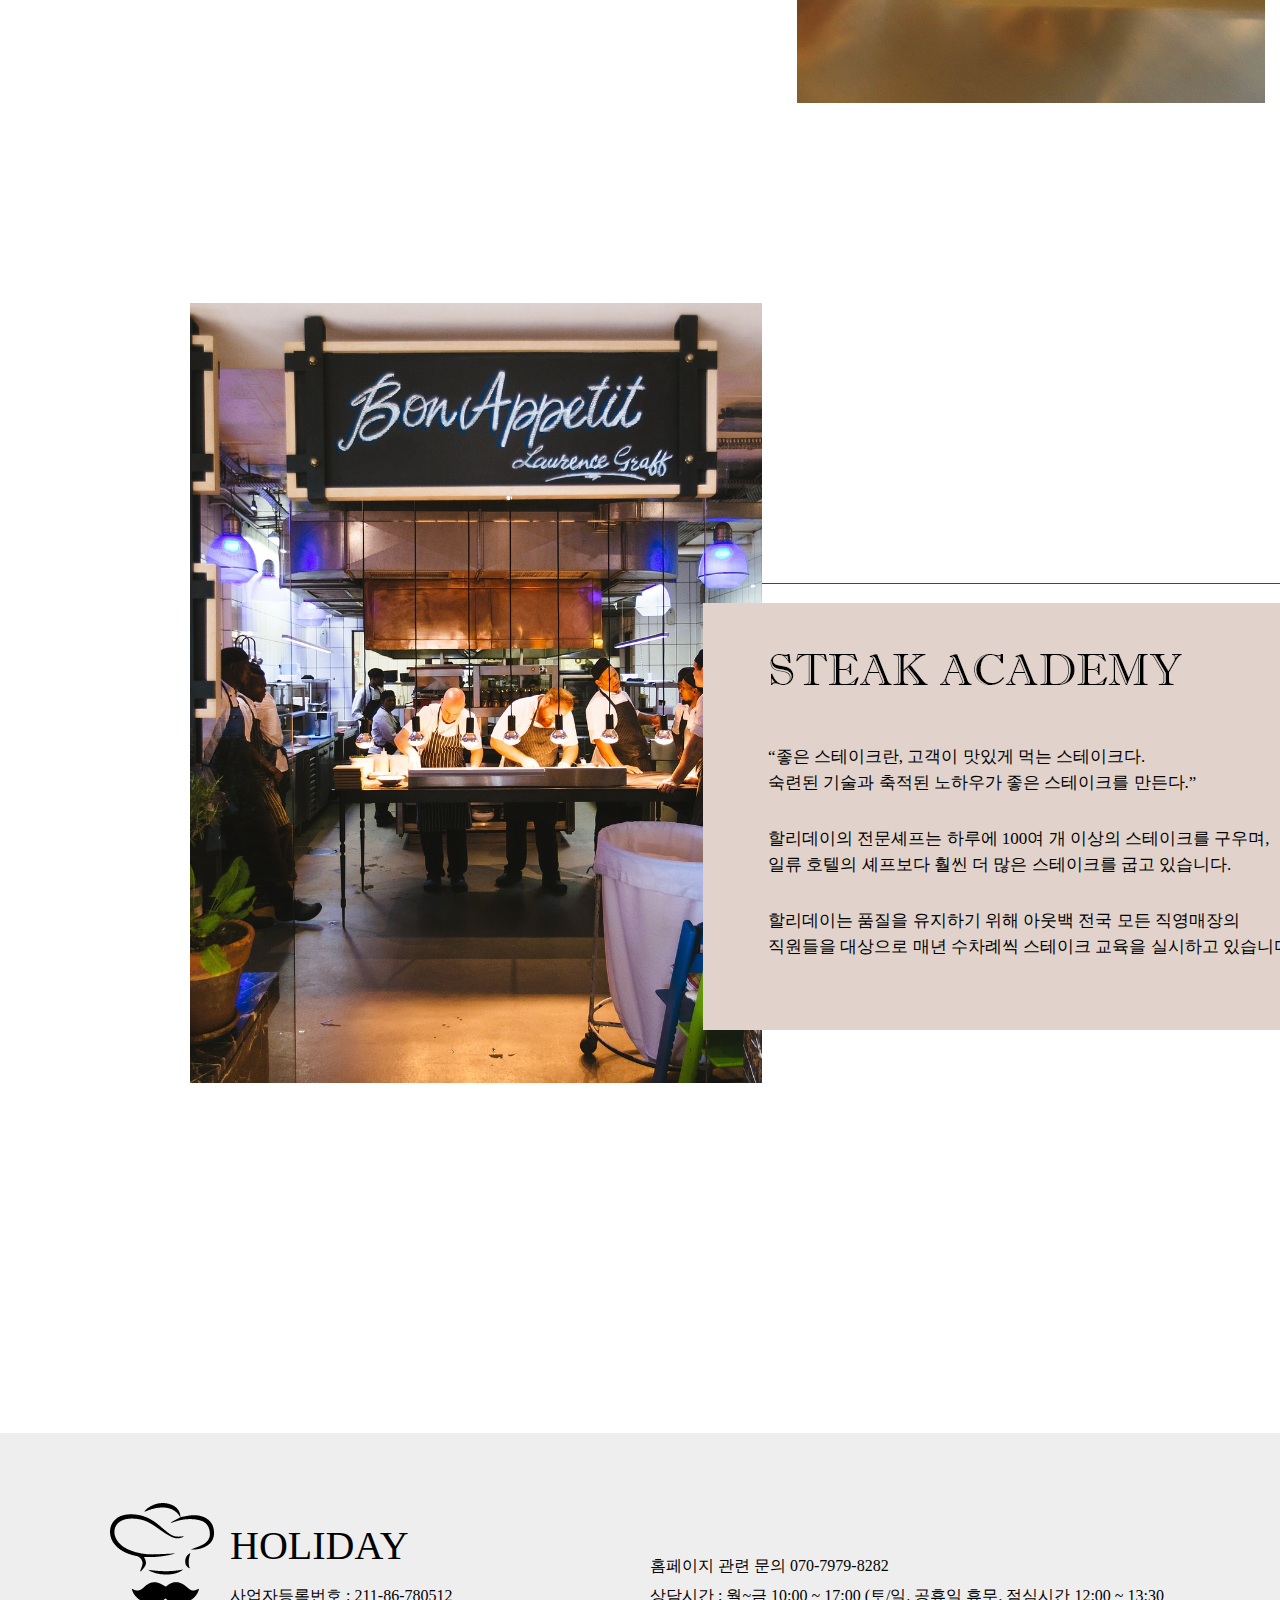
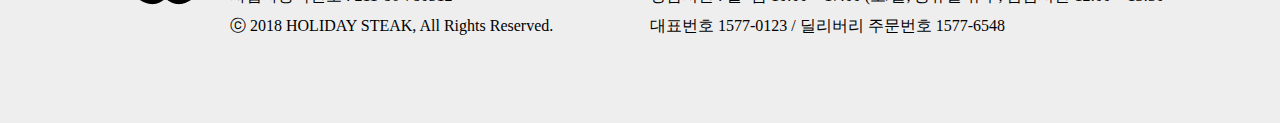
<file: holiday/sub/about.html>
<!doctype html>
<html>
<head>
    <link rel="shortcut icon"
          href="../image/common/Group%2053.ico">
<meta charset="utf-8">
    
<title>hoilday</title>
  <link href="https://fonts.googleapis.com/css2?family=Nanum+Gothic+Coding&family=Noto+Sans+KR&display=swap" rel="stylesheet">
<link href="../css/holiday.css" rel="stylesheet" type="text/css">


<script src="https://ajax.googleapis.com/ajax/libs/jquery/3.4.1/jquery.min.js"></script>
<script src="../js/holiday.js"></script>
        
</head>
    
    <body>
        <div class="sub_header_color">
        <div class="sub_header">
            <a hame="top"></a>
            <h1><a href="../index_holiday.html"><img src="../image/menu/20200910_102805.png"></a></h1>
            <ul class="sub_gnb">
                <li><a href="about.html">HOLIDAY</a>
                    <ul class="sub_dp2">
                        <li><a href="about.html">Chef</a></li>
                        <li><a href="beef.html">Beef</a></li>
                    </ul>
                </li>
                <li><a href="menu.html">MENU</a>
                    <ul class="sub_dp2">
                        <li><a href="menu.html">Steak</a></li>
                        <li><a href="pasta.html">Pasta</a></li>
                        <li><a href="salad.html">Salad</a></li>
                    </ul>
                    </li>
                <li><a href="event.html">EVENT</a></li>
                <li><a href="review.html">REVIEW</a></li>
            </ul>
            
            <ul class="sub_login">
                <li><a href="login.html"><img src="../image/menu/Path%20117.png"></a></li>
                
                <li><a href="#"><img src=
"../image/menu/ic_language_24px.png">></a></li>
            </ul>
        </div>
        </div>
        
          <section id="topimg4">
            
                <p class="mn_tit">ABOUT US</p>
        </section>
       
        <section id="tab_menu2">
            <ul class="tab">
                <li><a href="menu.html" class="on">CHEF</a></li>
            <li><a href="beef.html">FOOD</a></li>
               
        
            </ul>
        </section>
        
        
        
        <section id="contents">
            <div class="visual">
                <img src="../image/about/sub_img_chef-1.png" class="imgbox">
                <div class="desc">
                    <img src="../image/about/OUR%20CHEF.png">
                    <p class="desc1">할리데이는 식재료 손질부터 메뉴의 완성까지<br>300명의 전문셰프와 함께, 모든
                    매장을 직접 운영합니다.</p>
                    
                    <p>할리데이의 셰프들은 많은 절차들을 통해 채용하고 있습니다.<br>언제나 믿을 수 있는 최상급 재료를 사용하는 책임감 있는<br>셰프들이 모든 음식을 직접 조리하고 있습니다.
                        
                      <p class="border"></p>  
                
            </div>
                
                
                </div>
             
        </section>
            <section id="academy">
                <div class="acd_img">
                    <img src="../image/about/sub_img_acd.png">
                </div>
                <div class="acd_txt">
                    <img src="../image/about/STEAK%20ACADEMY.png">
                    <p>“좋은 스테이크란, 고객이 맛있게 먹는 스테이크다.<br>
숙련된 기술과 축적된 노하우가 좋은 스테이크를 만든다.”</p>
                    <P>할리데이의 전문셰프는 하루에 100여 개 이상의 스테이크를 구우며, <br>
일류 호텔의 셰프보다 훨씬 더 많은 스테이크를 굽고 있습니다.</P>
                    <p>할리데이는 품질을 유지하기 위해 아웃백 전국 모든 직영매장의 <br>
직원들을 대상으로 매년 수차례씩 스테이크 교육을 실시하고 있습니다.</p>
                    <p class="border2"></p>
                </div>
                
            </section>
            
       
            
        
             
        <section id="footer">
        
        <div class="footer_inner">
        <h1 class="logo"><img src="../image/common/Group%2053.png"></h1>
        <h1 class="logo_txt">HOLIDAY</h1>
        <p class="web">홈페이지 관련 문의 070-7979-8282</p> 
        <p class="consulting">상담시간 : 월~금 10:00 ~ 17:00 (토/일, 공휴일 휴무, 점심시간 12:00 ~ 13:30</p>
        <p class="tel">대표번호 1577-0123 / 딜리버리 주문번호 1577-6548</p>
        <p class="number">사업자등록번호 : 211-86-780512</p>
        <p class="copy">ⓒ 2018 HOLIDAY STEAK, All Rights Reserved.</p>
    
        </div>
    </section>
</file>
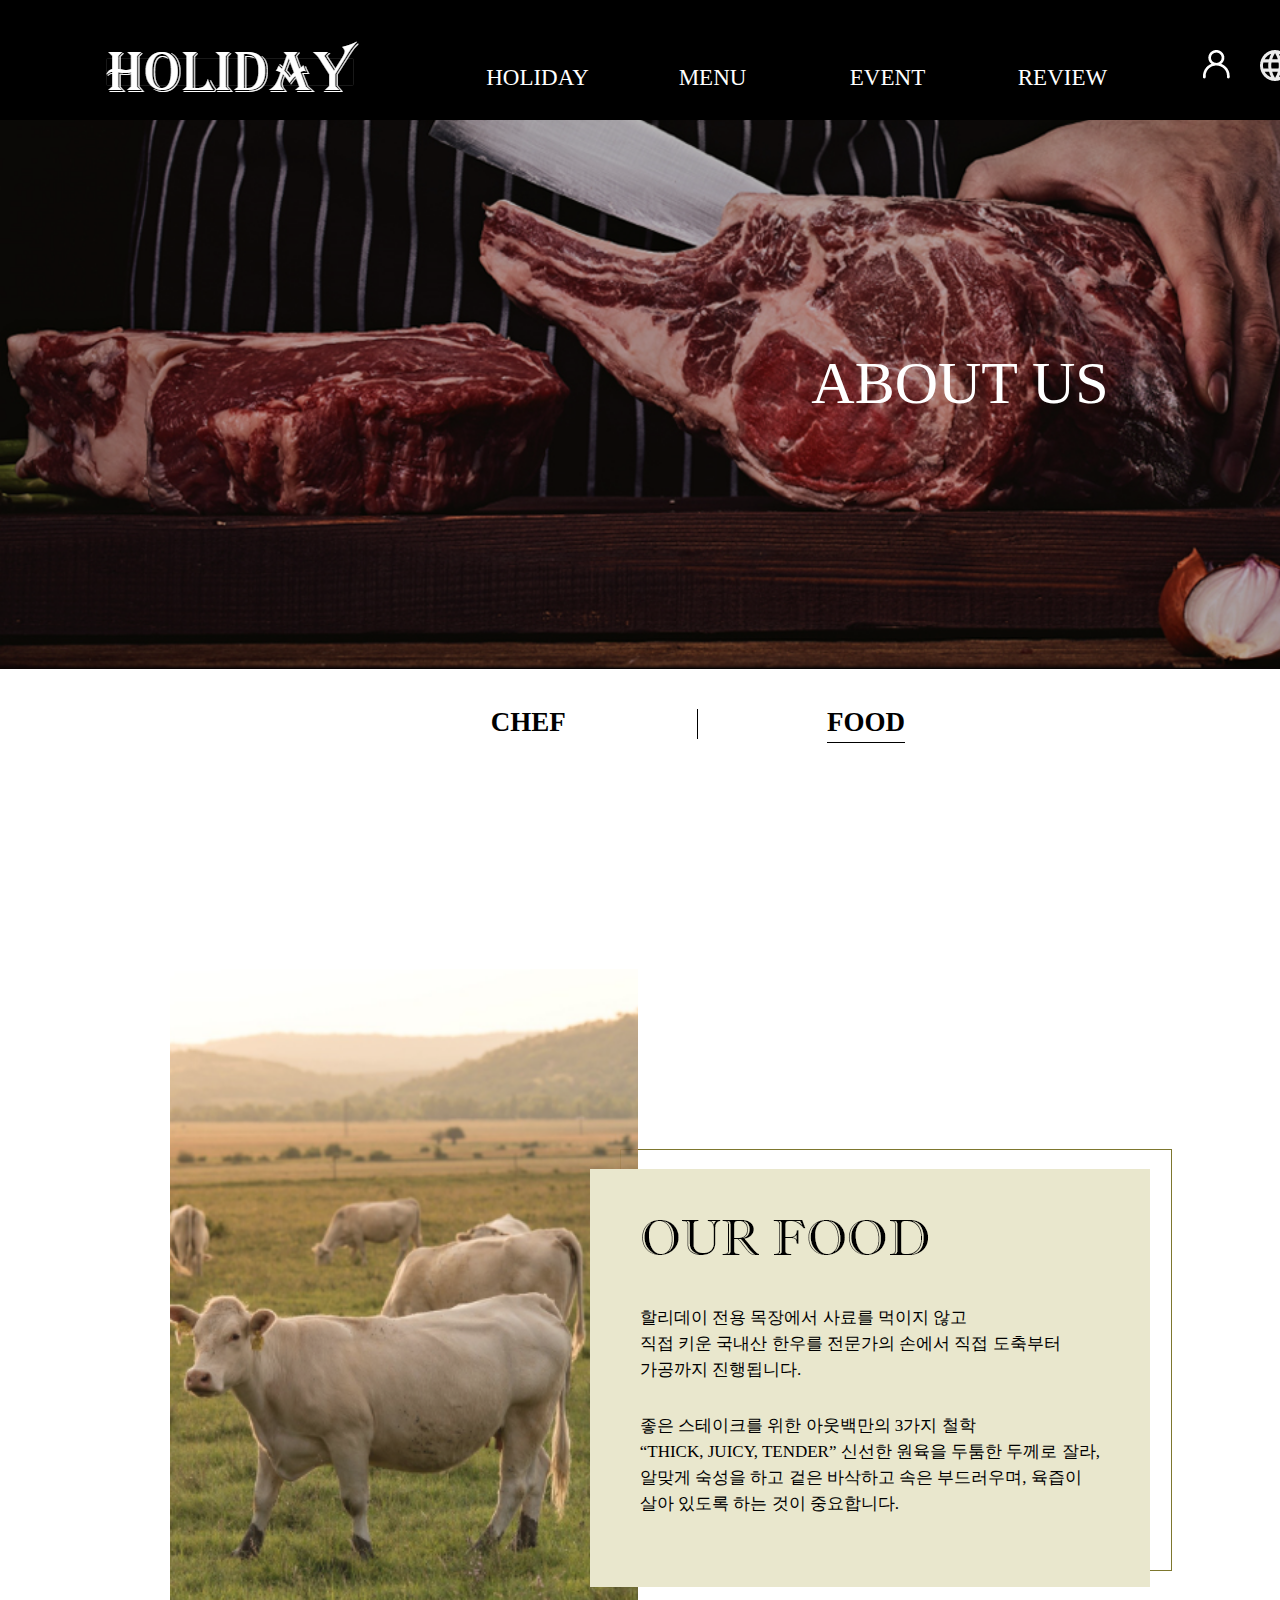
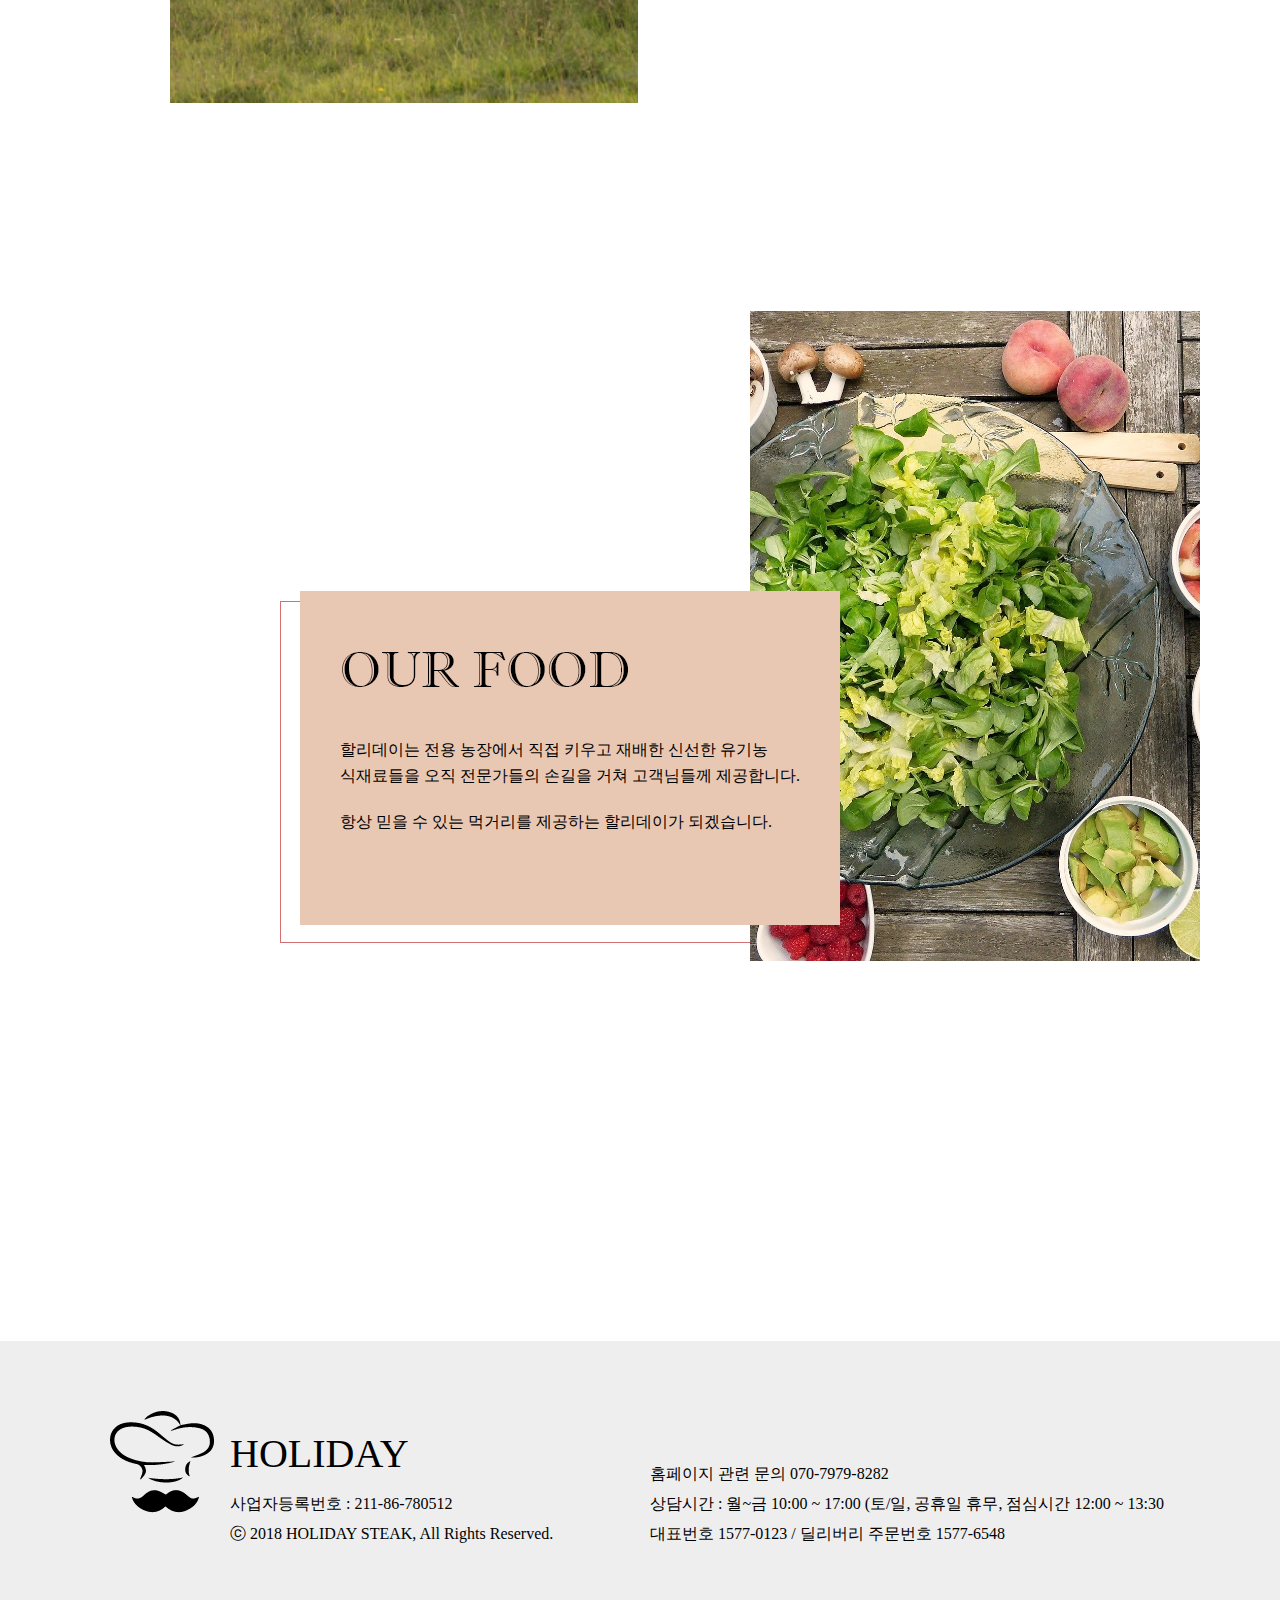
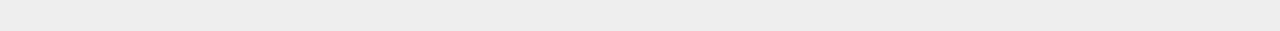
<file: holiday/sub/beef.html>
<!doctype html>
<html>
<head>
    <link rel="shortcut icon"
          href="../image/common/Group%2053.ico">
<meta charset="utf-8">
    
<title>hoilday</title>
  <link href="https://fonts.googleapis.com/css2?family=Nanum+Gothic+Coding&family=Noto+Sans+KR&display=swap" rel="stylesheet">
<link href="../css/holiday.css" rel="stylesheet" type="text/css">


<script src="https://ajax.googleapis.com/ajax/libs/jquery/3.4.1/jquery.min.js"></script>
<script src="../js/holiday.js"></script>
        
</head>
    
    <body>
        <div class="sub_header_color">
        <div class="sub_header">
            <a hame="top"></a>
            <h1><a href="../index_holiday.html"><img src="../image/menu/20200910_102805.png"></a></h1>
            <ul class="sub_gnb">
                <li><a href="about.html">HOLIDAY</a>
                    <ul class="sub_dp2">
                        <li><a href="about.html">Chef</a></li>
                        <li><a href="beef.html">Beef</a></li>
                    </ul>
                </li>
                <li><a href="menu.html">MENU</a>
                    <ul class="sub_dp2">
                        <li><a href="menu.html">Steak</a></li>
                        <li><a href="pasta.html">Pasta</a></li>
                        <li><a href="salad.html">Salad</a></li>
                    </ul>
                    </li>
                <li><a href="event.html">EVENT</a></li>
                <li><a href="review.html">REVIEW</a></li>
            </ul>
            
            <ul class="sub_login">
                <li><a href="login.html"><img src="../image/menu/Path%20117.png"></a></li>
                
                <li><a href="#"><img src=
"../image/menu/ic_language_24px.png">></a></li>
            </ul>
        </div>
        </div>
        
        <section id="topimg3">
            
                <p class="mn_tit">ABOUT US</p>
        </section>
       
        <section id="tab_menu2">
            <ul class="tab">
                <li><a href="about.html">CHEF</a></li>
            <li><a href="pasta.html" class="on">FOOD</a></li>
               
        
            </ul>
        </section>
        
        <section id="food">
            <div class="food_inner">
            <img src="../image/about/sub_img_chef-2.png">
            </div>
            <div class="fod_txt">
                <img src="../image/about/OUR%20FOOD-1.png">
                <p>할리데이 전용 목장에서 사료를 먹이지 않고 <br>직접 키운 국내산 한우를 전문가의 손에서 직접 도축부터 <br>가공까지 진행됩니다.</p>
                <p>좋은 스테이크를 위한 아웃백만의 3가지 철학<br>
“THICK, JUICY, TENDER”

신선한 원육을 두툼한 두께로 잘라, <br>알맞게 숙성을 하고 겉은 바삭하고 속은 부드러우며, 육즙이 <br>살아 있도록 하는 것이 중요합니다.</p>
                
            </div>
            <p class="border3"></p>
        </section>
        
        <section id="veg">
            <img src="../image/about/sub_img_chef.png" class="vegimg">
            <div class="veg_txt">
                <img src="../image/about/OUR%20FOOD.png">
                <p>할리데이는 전용 농장에서 직접 키우고 재배한 신선한 유기농<br> 식재료들을 오직 전문가들의 손길을 거쳐 고객님들께 제공합니다.</p>
                <p></p>
                <p>항상 믿을 수 있는 먹거리를 제공하는 할리데이가 되겠습니다.</p>
            </div>
            <p class="border4"></p>
        </section>

        
        <section id="footer">
        
        <div class="footer_inner">
        <h1 class="logo"><img src="../image/common/Group%2053.png"></h1>
        <h1 class="logo_txt">HOLIDAY</h1>
        <p class="web">홈페이지 관련 문의 070-7979-8282</p> 
        <p class="
consulting">상담시간 : 월~금 10:00 ~ 17:00 (토/일, 공휴일 휴무, 점심시간 12:00 ~ 13:30</p>
        <p class="tel">대표번호 1577-0123 / 딜리버리 주문번호 1577-6548</p>
        <p class="number">사업자등록번호 : 211-86-780512</p>
        <p class="copy">ⓒ 2018 HOLIDAY STEAK, All Rights Reserved.</p>
    
        </div>
             
    </section>
</file>
<file: css/icomoon.css>
@font-face {
	font-family: 'icomoon';
	src:url('../fonts/icomoon/icomoon.eot?qtatmt');
	src:url('../fonts/icomoon/icomoon.eot?qtatmt#iefix') format('embedded-opentype'),
		url('../fonts/icomoon/icomoon.ttf?qtatmt') format('truetype'),
		url('../fonts/icomoon/icomoon.woff?qtatmt') format('woff'),
		url('../fonts/icomoon/icomoon.svg?qtatmt#icomoon') format('svg');
	font-weight: normal;
	font-style: normal;
}

[class^="icon-"], [class*=" icon-"] {
	font-family: 'icomoon';
	speak: none;
	font-style: normal;
	font-weight: normal;
	font-variant: normal;
	text-transform: none;
	line-height: 1;

	/* Better Font Rendering =========== */
	-webkit-font-smoothing: antialiased;
	-moz-osx-font-smoothing: grayscale;
}

.icon-glass:before {
	content: "\f000";
}
.icon-music:before {
	content: "\f001";
}
.icon-search2:before {
	content: "\f002";
}
.icon-envelope-o:before {
	content: "\f003";
}
.icon-heart:before {
	content: "\f004";
}
.icon-star:before {
	content: "\f005";
}
.icon-star-o:before {
	content: "\f006";
}
.icon-user:before {
	content: "\f007";
}
.icon-film:before {
	content: "\f008";
}
.icon-th-large:before {
	content: "\f009";
}
.icon-th:before {
	content: "\f00a";
}
.icon-th-list:before {
	content: "\f00b";
}
.icon-check:before {
	content: "\f00c";
}
.icon-close:before {
	content: "\f00d";
}
.icon-remove:before {
	content: "\f00d";
}
.icon-times:before {
	content: "\f00d";
}
.icon-search-plus:before {
	content: "\f00e";
}
.icon-search-minus:before {
	content: "\f010";
}
.icon-power-off:before {
	content: "\f011";
}
.icon-signal:before {
	content: "\f012";
}
.icon-cog:before {
	content: "\f013";
}
.icon-gear:before {
	content: "\f013";
}
.icon-trash-o:before {
	content: "\f014";
}
.icon-home:before {
	content: "\f015";
}
.icon-file-o:before {
	content: "\f016";
}
.icon-clock-o:before {
	content: "\f017";
}
.icon-road:before {
	content: "\f018";
}
.icon-download:before {
	content: "\f019";
}
.icon-arrow-circle-o-down:before {
	content: "\f01a";
}
.icon-arrow-circle-o-up:before {
	content: "\f01b";
}
.icon-inbox:before {
	content: "\f01c";
}
.icon-play-circle-o:before {
	content: "\f01d";
}
.icon-repeat2:before {
	content: "\f01e";
}
.icon-rotate-right:before {
	content: "\f01e";
}
.icon-refresh:before {
	content: "\f021";
}
.icon-list-alt:before {
	content: "\f022";
}
.icon-lock:before {
	content: "\f023";
}
.icon-flag:before {
	content: "\f024";
}
.icon-headphones:before {
	content: "\f025";
}
.icon-volume-off:before {
	content: "\f026";
}
.icon-volume-down:before {
	content: "\f027";
}
.icon-volume-up:before {
	content: "\f028";
}
.icon-qrcode:before {
	content: "\f029";
}
.icon-barcode:before {
	content: "\f02a";
}
.icon-tag:before {
	content: "\f02b";
}
.icon-tags:before {
	content: "\f02c";
}
.icon-book:before {
	content: "\f02d";
}
.icon-bookmark:before {
	content: "\f02e";
}
.icon-print:before {
	content: "\f02f";
}
.icon-camera:before {
	content: "\f030";
}
.icon-font:before {
	content: "\f031";
}
.icon-bold:before {
	content: "\f032";
}
.icon-italic:before {
	content: "\f033";
}
.icon-text-height:before {
	content: "\f034";
}
.icon-text-width:before {
	content: "\f035";
}
.icon-align-left:before {
	content: "\f036";
}
.icon-align-center2:before {
	content: "\f037";
}
.icon-align-right:before {
	content: "\f038";
}
.icon-align-justify2:before {
	content: "\f039";
}
.icon-list:before {
	content: "\f03a";
}
.icon-dedent:before {
	content: "\f03b";
}
.icon-outdent:before {
	content: "\f03b";
}
.icon-indent:before {
	content: "\f03c";
}
.icon-video-camera:before {
	content: "\f03d";
}
.icon-image:before {
	content: "\f03e";
}
.icon-photo:before {
	content: "\f03e";
}
.icon-picture-o:before {
	content: "\f03e";
}
.icon-pencil:before {
	content: "\f040";
}
.icon-map-marker:before {
	content: "\f041";
}
.icon-adjust:before {
	content: "\f042";
}
.icon-tint:before {
	content: "\f043";
}
.icon-edit:before {
	content: "\f044";
}
.icon-pencil-square-o:before {
	content: "\f044";
}
.icon-share-square-o:before {
	content: "\f045";
}
.icon-check-square-o:before {
	content: "\f046";
}
.icon-arrows:before {
	content: "\f047";
}
.icon-step-backward:before {
	content: "\f048";
}
.icon-fast-backward:before {
	content: "\f049";
}
.icon-backward:before {
	content: "\f04a";
}
.icon-play2:before {
	content: "\f04b";
}
.icon-pause2:before {
	content: "\f04c";
}
.icon-stop2:before {
	content: "\f04d";
}
.icon-forward:before {
	content: "\f04e";
}
.icon-fast-forward2:before {
	content: "\f050";
}
.icon-step-forward:before {
	content: "\f051";
}
.icon-eject:before {
	content: "\f052";
}
.icon-chevron-left:before {
	content: "\f053";
}
.icon-chevron-right:before {
	content: "\f054";
}
.icon-plus-circle:before {
	content: "\f055";
}
.icon-minus-circle:before {
	content: "\f056";
}
.icon-times-circle:before {
	content: "\f057";
}
.icon-check-circle:before {
	content: "\f058";
}
.icon-question-circle:before {
	content: "\f059";
}
.icon-info-circle:before {
	content: "\f05a";
}
.icon-crosshairs:before {
	content: "\f05b";
}
.icon-times-circle-o:before {
	content: "\f05c";
}
.icon-check-circle-o:before {
	content: "\f05d";
}
.icon-ban2:before {
	content: "\f05e";
}
.icon-arrow-left:before {
	content: "\f060";
}
.icon-arrow-right:before {
	content: "\f061";
}
.icon-arrow-up:before {
	content: "\f062";
}
.icon-arrow-down:before {
	content: "\f063";
}
.icon-mail-forward:before {
	content: "\f064";
}
.icon-share:before {
	content: "\f064";
}
.icon-expand2:before {
	content: "\f065";
}
.icon-compress:before {
	content: "\f066";
}
.icon-plus:before {
	content: "\f067";
}
.icon-minus:before {
	content: "\f068";
}
.icon-asterisk:before {
	content: "\f069";
}
.icon-exclamation-circle:before {
	content: "\f06a";
}
.icon-gift:before {
	content: "\f06b";
}
.icon-leaf:before {
	content: "\f06c";
}
.icon-fire:before {
	content: "\f06d";
}
.icon-eye:before {
	content: "\f06e";
}
.icon-eye-slash:before {
	content: "\f070";
}
.icon-exclamation-triangle:before {
	content: "\f071";
}
.icon-warning:before {
	content: "\f071";
}
.icon-plane:before {
	content: "\f072";
}
.icon-calendar:before {
	content: "\f073";
}
.icon-random:before {
	content: "\f074";
}
.icon-comment:before {
	content: "\f075";
}
.icon-magnet:before {
	content: "\f076";
}
.icon-chevron-up:before {
	content: "\f077";
}
.icon-chevron-down:before {
	content: "\f078";
}
.icon-retweet:before {
	content: "\f079";
}
.icon-shopping-cart:before {
	content: "\f07a";
}
.icon-folder:before {
	content: "\f07b";
}
.icon-folder-open:before {
	content: "\f07c";
}
.icon-arrows-v:before {
	content: "\f07d";
}
.icon-arrows-h:before {
	content: "\f07e";
}
.icon-bar-chart:before {
	content: "\f080";
}
.icon-bar-chart-o:before {
	content: "\f080";
}
.icon-twitter-square:before {
	content: "\f081";
}
.icon-facebook-square:before {
	content: "\f082";
}
.icon-camera-retro:before {
	content: "\f083";
}
.icon-key:before {
	content: "\f084";
}
.icon-cogs:before {
	content: "\f085";
}
.icon-gears:before {
	content: "\f085";
}
.icon-comments:before {
	content: "\f086";
}
.icon-thumbs-o-up:before {
	content: "\f087";
}
.icon-thumbs-o-down:before {
	content: "\f088";
}
.icon-star-half:before {
	content: "\f089";
}
.icon-heart-o:before {
	content: "\f08a";
}
.icon-sign-out:before {
	content: "\f08b";
}
.icon-linkedin-square:before {
	content: "\f08c";
}
.icon-thumb-tack:before {
	content: "\f08d";
}
.icon-external-link:before {
	content: "\f08e";
}
.icon-sign-in:before {
	content: "\f090";
}
.icon-trophy:before {
	content: "\f091";
}
.icon-github-square:before {
	content: "\f092";
}
.icon-upload:before {
	content: "\f093";
}
.icon-lemon-o:before {
	content: "\f094";
}
.icon-phone:before {
	content: "\f095";
}
.icon-square-o:before {
	content: "\f096";
}
.icon-bookmark-o:before {
	content: "\f097";
}
.icon-phone-square:before {
	content: "\f098";
}
.icon-twitter:before {
	content: "\f099";
}
.icon-facebook:before {
	content: "\f09a";
}
.icon-facebook-f:before {
	content: "\f09a";
}
.icon-github:before {
	content: "\f09b";
}
.icon-unlock2:before {
	content: "\f09c";
}
.icon-credit-card:before {
	content: "\f09d";
}
.icon-feed:before {
	content: "\f09e";
}
.icon-rss:before {
	content: "\f09e";
}
.icon-hdd-o:before {
	content: "\f0a0";
}
.icon-bullhorn:before {
	content: "\f0a1";
}
.icon-bell-o:before {
	content: "\f0a2";
}
.icon-certificate:before {
	content: "\f0a3";
}
.icon-hand-o-right:before {
	content: "\f0a4";
}
.icon-hand-o-left:before {
	content: "\f0a5";
}
.icon-hand-o-up:before {
	content: "\f0a6";
}
.icon-hand-o-down:before {
	content: "\f0a7";
}
.icon-arrow-circle-left:before {
	content: "\f0a8";
}
.icon-arrow-circle-right:before {
	content: "\f0a9";
}
.icon-arrow-circle-up:before {
	content: "\f0aa";
}
.icon-arrow-circle-down:before {
	content: "\f0ab";
}
.icon-globe:before {
	content: "\f0ac";
}
.icon-wrench:before {
	content: "\f0ad";
}
.icon-tasks:before {
	content: "\f0ae";
}
.icon-filter:before {
	content: "\f0b0";
}
.icon-briefcase:before {
	content: "\f0b1";
}
.icon-arrows-alt:before {
	content: "\f0b2";
}
.icon-group:before {
	content: "\f0c0";
}
.icon-users:before {
	content: "\f0c0";
}
.icon-chain:before {
	content: "\f0c1";
}
.icon-link:before {
	content: "\f0c1";
}
.icon-cloud:before {
	content: "\f0c2";
}
.icon-flask:before {
	content: "\f0c3";
}
.icon-cut:before {
	content: "\f0c4";
}
.icon-scissors:before {
	content: "\f0c4";
}
.icon-copy:before {
	content: "\f0c5";
}
.icon-files-o:before {
	content: "\f0c5";
}
.icon-paperclip:before {
	content: "\f0c6";
}
.icon-floppy-o:before {
	content: "\f0c7";
}
.icon-save:before {
	content: "\f0c7";
}
.icon-square:before {
	content: "\f0c8";
}
.icon-bars:before {
	content: "\f0c9";
}
.icon-navicon:before {
	content: "\f0c9";
}
.icon-reorder:before {
	content: "\f0c9";
}
.icon-list-ul:before {
	content: "\f0ca";
}
.icon-list-ol:before {
	content: "\f0cb";
}
.icon-strikethrough:before {
	content: "\f0cc";
}
.icon-underline:before {
	content: "\f0cd";
}
.icon-table:before {
	content: "\f0ce";
}
.icon-magic:before {
	content: "\f0d0";
}
.icon-truck:before {
	content: "\f0d1";
}
.icon-pinterest:before {
	content: "\f0d2";
}
.icon-pinterest-square:before {
	content: "\f0d3";
}
.icon-google-plus-square:before {
	content: "\f0d4";
}
.icon-google-plus:before {
	content: "\f0d5";
}
.icon-money:before {
	content: "\f0d6";
}
.icon-caret-down:before {
	content: "\f0d7";
}
.icon-caret-up:before {
	content: "\f0d8";
}
.icon-caret-left:before {
	content: "\f0d9";
}
.icon-caret-right:before {
	content: "\f0da";
}
.icon-columns2:before {
	content: "\f0db";
}
.icon-sort:before {
	content: "\f0dc";
}
.icon-unsorted:before {
	content: "\f0dc";
}
.icon-sort-desc:before {
	content: "\f0dd";
}
.icon-sort-down:before {
	content: "\f0dd";
}
.icon-sort-asc:before {
	content: "\f0de";
}
.icon-sort-up:before {
	content: "\f0de";
}
.icon-envelope:before {
	content: "\f0e0";
}
.icon-linkedin:before {
	content: "\f0e1";
}
.icon-rotate-left:before {
	content: "\f0e2";
}
.icon-undo:before {
	content: "\f0e2";
}
.icon-gavel:before {
	content: "\f0e3";
}
.icon-legal:before {
	content: "\f0e3";
}
.icon-dashboard:before {
	content: "\f0e4";
}
.icon-tachometer:before {
	content: "\f0e4";
}
.icon-comment-o:before {
	content: "\f0e5";
}
.icon-comments-o:before {
	content: "\f0e6";
}
.icon-bolt:before {
	content: "\f0e7";
}
.icon-flash:before {
	content: "\f0e7";
}
.icon-sitemap:before {
	content: "\f0e8";
}
.icon-umbrella2:before {
	content: "\f0e9";
}
.icon-clipboard:before {
	content: "\f0ea";
}
.icon-paste:before {
	content: "\f0ea";
}
.icon-lightbulb-o:before {
	content: "\f0eb";
}
.icon-exchange:before {
	content: "\f0ec";
}
.icon-cloud-download2:before {
	content: "\f0ed";
}
.icon-cloud-upload2:before {
	content: "\f0ee";
}
.icon-user-md:before {
	content: "\f0f0";
}
.icon-stethoscope:before {
	content: "\f0f1";
}
.icon-suitcase:before {
	content: "\f0f2";
}
.icon-bell:before {
	content: "\f0f3";
}
.icon-coffee:before {
	content: "\f0f4";
}
.icon-cutlery:before {
	content: "\f0f5";
}
.icon-file-text-o:before {
	content: "\f0f6";
}
.icon-building-o:before {
	content: "\f0f7";
}
.icon-hospital-o:before {
	content: "\f0f8";
}
.icon-ambulance:before {
	content: "\f0f9";
}
.icon-medkit:before {
	content: "\f0fa";
}
.icon-fighter-jet:before {
	content: "\f0fb";
}
.icon-beer:before {
	content: "\f0fc";
}
.icon-h-square:before {
	content: "\f0fd";
}
.icon-plus-square:before {
	content: "\f0fe";
}
.icon-angle-double-left:before {
	content: "\f100";
}
.icon-angle-double-right:before {
	content: "\f101";
}
.icon-angle-double-up:before {
	content: "\f102";
}
.icon-angle-double-down:before {
	content: "\f103";
}
.icon-angle-left:before {
	content: "\f104";
}
.icon-angle-right:before {
	content: "\f105";
}
.icon-angle-up:before {
	content: "\f106";
}
.icon-angle-down:before {
	content: "\f107";
}
.icon-desktop:before {
	content: "\f108";
}
.icon-laptop:before {
	content: "\f109";
}
.icon-tablet:before {
	content: "\f10a";
}
.icon-mobile:before {
	content: "\f10b";
}
.icon-mobile-phone:before {
	content: "\f10b";
}
.icon-circle-o:before {
	content: "\f10c";
}
.icon-quote-left:before {
	content: "\f10d";
}
.icon-quote-right:before {
	content: "\f10e";
}
.icon-spinner:before {
	content: "\f110";
}
.icon-circle:before {
	content: "\f111";
}
.icon-mail-reply:before {
	content: "\f112";
}
.icon-reply:before {
	content: "\f112";
}
.icon-github-alt:before {
	content: "\f113";
}
.icon-folder-o:before {
	content: "\f114";
}
.icon-folder-open-o:before {
	content: "\f115";
}
.icon-smile-o:before {
	content: "\f118";
}
.icon-frown-o:before {
	content: "\f119";
}
.icon-meh-o:before {
	content: "\f11a";
}
.icon-gamepad:before {
	content: "\f11b";
}
.icon-keyboard-o:before {
	content: "\f11c";
}
.icon-flag-o:before {
	content: "\f11d";
}
.icon-flag-checkered:before {
	content: "\f11e";
}
.icon-terminal:before {
	content: "\f120";
}
.icon-code:before {
	content: "\f121";
}
.icon-mail-reply-all:before {
	content: "\f122";
}
.icon-reply-all:before {
	content: "\f122";
}
.icon-star-half-empty:before {
	content: "\f123";
}
.icon-star-half-full:before {
	content: "\f123";
}
.icon-star-half-o:before {
	content: "\f123";
}
.icon-location-arrow:before {
	content: "\f124";
}
.icon-crop:before {
	content: "\f125";
}
.icon-code-fork:before {
	content: "\f126";
}
.icon-chain-broken:before {
	content: "\f127";
}
.icon-unlink:before {
	content: "\f127";
}
.icon-question:before {
	content: "\f128";
}
.icon-info:before {
	content: "\f129";
}
.icon-exclamation:before {
	content: "\f12a";
}
.icon-superscript:before {
	content: "\f12b";
}
.icon-subscript:before {
	content: "\f12c";
}
.icon-eraser:before {
	content: "\f12d";
}
.icon-puzzle-piece:before {
	content: "\f12e";
}
.icon-microphone2:before {
	content: "\f130";
}
.icon-microphone-slash:before {
	content: "\f131";
}
.icon-shield:before {
	content: "\f132";
}
.icon-calendar-o:before {
	content: "\f133";
}
.icon-fire-extinguisher:before {
	content: "\f134";
}
.icon-rocket:before {
	content: "\f135";
}
.icon-maxcdn:before {
	content: "\f136";
}
.icon-chevron-circle-left:before {
	content: "\f137";
}
.icon-chevron-circle-right:before {
	content: "\f138";
}
.icon-chevron-circle-up:before {
	content: "\f139";
}
.icon-chevron-circle-down:before {
	content: "\f13a";
}
.icon-html5:before {
	content: "\f13b";
}
.icon-css3:before {
	content: "\f13c";
}
.icon-anchor2:before {
	content: "\f13d";
}
.icon-unlock-alt:before {
	content: "\f13e";
}
.icon-bullseye:before {
	content: "\f140";
}
.icon-ellipsis-h:before {
	content: "\f141";
}
.icon-ellipsis-v:before {
	content: "\f142";
}
.icon-rss-square:before {
	content: "\f143";
}
.icon-play-circle:before {
	content: "\f144";
}
.icon-ticket:before {
	content: "\f145";
}
.icon-minus-square:before {
	content: "\f146";
}
.icon-minus-square-o:before {
	content: "\f147";
}
.icon-level-up:before {
	content: "\f148";
}
.icon-level-down:before {
	content: "\f149";
}
.icon-check-square:before {
	content: "\f14a";
}
.icon-pencil-square:before {
	content: "\f14b";
}
.icon-external-link-square:before {
	content: "\f14c";
}
.icon-share-square:before {
	content: "\f14d";
}
.icon-compass:before {
	content: "\f14e";
}
.icon-caret-square-o-down:before {
	content: "\f150";
}
.icon-toggle-down:before {
	content: "\f150";
}
.icon-caret-square-o-up:before {
	content: "\f151";
}
.icon-toggle-up:before {
	content: "\f151";
}
.icon-caret-square-o-right:before {
	content: "\f152";
}
.icon-toggle-right:before {
	content: "\f152";
}
.icon-eur:before {
	content: "\f153";
}
.icon-euro:before {
	content: "\f153";
}
.icon-gbp:before {
	content: "\f154";
}
.icon-dollar:before {
	content: "\f155";
}
.icon-usd:before {
	content: "\f155";
}
.icon-inr:before {
	content: "\f156";
}
.icon-rupee:before {
	content: "\f156";
}
.icon-cny:before {
	content: "\f157";
}
.icon-jpy:before {
	content: "\f157";
}
.icon-rmb:before {
	content: "\f157";
}
.icon-yen:before {
	content: "\f157";
}
.icon-rouble:before {
	content: "\f158";
}
.icon-rub:before {
	content: "\f158";
}
.icon-ruble:before {
	content: "\f158";
}
.icon-krw:before {
	content: "\f159";
}
.icon-won:before {
	content: "\f159";
}
.icon-bitcoin:before {
	content: "\f15a";
}
.icon-btc:before {
	content: "\f15a";
}
.icon-file2:before {
	content: "\f15b";
}
.icon-file-text:before {
	content: "\f15c";
}
.icon-sort-alpha-asc:before {
	content: "\f15d";
}
.icon-sort-alpha-desc:before {
	content: "\f15e";
}
.icon-sort-amount-asc:before {
	content: "\f160";
}
.icon-sort-amount-desc:before {
	content: "\f161";
}
.icon-sort-numeric-asc:before {
	content: "\f162";
}
.icon-sort-numeric-desc:before {
	content: "\f163";
}
.icon-thumbs-up:before {
	content: "\f164";
}
.icon-thumbs-down:before {
	content: "\f165";
}
.icon-youtube-square:before {
	content: "\f166";
}
.icon-youtube:before {
	content: "\f167";
}
.icon-xing:before {
	content: "\f168";
}
.icon-xing-square:before {
	content: "\f169";
}
.icon-youtube-play:before {
	content: "\f16a";
}
.icon-dropbox:before {
	content: "\f16b";
}
.icon-stack-overflow:before {
	content: "\f16c";
}
.icon-instagram:before {
	content: "\f16d";
}
.icon-flickr:before {
	content: "\f16e";
}
.icon-adn:before {
	content: "\f170";
}
.icon-bitbucket:before {
	content: "\f171";
}
.icon-bitbucket-square:before {
	content: "\f172";
}
.icon-tumblr:before {
	content: "\f173";
}
.icon-tumblr-square:before {
	content: "\f174";
}
.icon-long-arrow-down:before {
	content: "\f175";
}
.icon-long-arrow-up:before {
	content: "\f176";
}
.icon-long-arrow-left:before {
	content: "\f177";
}
.icon-long-arrow-right:before {
	content: "\f178";
}
.icon-apple:before {
	content: "\f179";
}
.icon-windows:before {
	content: "\f17a";
}
.icon-android:before {
	content: "\f17b";
}
.icon-linux:before {
	content: "\f17c";
}
.icon-dribbble:before {
	content: "\f17d";
}
.icon-skype:before {
	content: "\f17e";
}
.icon-foursquare:before {
	content: "\f180";
}
.icon-trello:before {
	content: "\f181";
}
.icon-female:before {
	content: "\f182";
}
.icon-male:before {
	content: "\f183";
}
.icon-gittip:before {
	content: "\f184";
}
.icon-gratipay:before {
	content: "\f184";
}
.icon-sun-o:before {
	content: "\f185";
}
.icon-moon-o:before {
	content: "\f186";
}
.icon-archive:before {
	content: "\f187";
}
.icon-bug:before {
	content: "\f188";
}
.icon-vk:before {
	content: "\f189";
}
.icon-weibo:before {
	content: "\f18a";
}
.icon-renren:before {
	content: "\f18b";
}
.icon-pagelines:before {
	content: "\f18c";
}
.icon-stack-exchange:before {
	content: "\f18d";
}
.icon-arrow-circle-o-right:before {
	content: "\f18e";
}
.icon-arrow-circle-o-left:before {
	content: "\f190";
}
.icon-caret-square-o-left:before {
	content: "\f191";
}
.icon-toggle-left:before {
	content: "\f191";
}
.icon-dot-circle-o:before {
	content: "\f192";
}
.icon-wheelchair:before {
	content: "\f193";
}
.icon-vimeo-square:before {
	content: "\f194";
}
.icon-try:before {
	content: "\f195";
}
.icon-turkish-lira:before {
	content: "\f195";
}
.icon-plus-square-o:before {
	content: "\f196";
}
.icon-space-shuttle:before {
	content: "\f197";
}
.icon-slack:before {
	content: "\f198";
}
.icon-envelope-square:before {
	content: "\f199";
}
.icon-wordpress:before {
	content: "\f19a";
}
.icon-openid:before {
	content: "\f19b";
}
.icon-bank:before {
	content: "\f19c";
}
.icon-institution:before {
	content: "\f19c";
}
.icon-university:before {
	content: "\f19c";
}
.icon-graduation-cap:before {
	content: "\f19d";
}
.icon-mortar-board:before {
	content: "\f19d";
}
.icon-yahoo:before {
	content: "\f19e";
}
.icon-google:before {
	content: "\f1a0";
}
.icon-reddit:before {
	content: "\f1a1";
}
.icon-reddit-square:before {
	content: "\f1a2";
}
.icon-stumbleupon-circle:before {
	content: "\f1a3";
}
.icon-stumbleupon:before {
	content: "\f1a4";
}
.icon-delicious:before {
	content: "\f1a5";
}
.icon-digg:before {
	content: "\f1a6";
}
.icon-pied-piper:before {
	content: "\f1a7";
}
.icon-pied-piper-alt:before {
	content: "\f1a8";
}
.icon-drupal:before {
	content: "\f1a9";
}
.icon-joomla:before {
	content: "\f1aa";
}
.icon-language:before {
	content: "\f1ab";
}
.icon-fax:before {
	content: "\f1ac";
}
.icon-building:before {
	content: "\f1ad";
}
.icon-child:before {
	content: "\f1ae";
}
.icon-paw:before {
	content: "\f1b0";
}
.icon-spoon:before {
	content: "\f1b1";
}
.icon-cube:before {
	content: "\f1b2";
}
.icon-cubes:before {
	content: "\f1b3";
}
.icon-behance:before {
	content: "\f1b4";
}
.icon-behance-square:before {
	content: "\f1b5";
}
.icon-steam:before {
	content: "\f1b6";
}
.icon-steam-square:before {
	content: "\f1b7";
}
.icon-recycle:before {
	content: "\f1b8";
}
.icon-automobile:before {
	content: "\f1b9";
}
.icon-car:before {
	content: "\f1b9";
}
.icon-cab:before {
	content: "\f1ba";
}
.icon-taxi:before {
	content: "\f1ba";
}
.icon-tree:before {
	content: "\f1bb";
}
.icon-spotify:before {
	content: "\f1bc";
}
.icon-deviantart:before {
	content: "\f1bd";
}
.icon-soundcloud:before {
	content: "\f1be";
}
.icon-database:before {
	content: "\f1c0";
}
.icon-file-pdf-o:before {
	content: "\f1c1";
}
.icon-file-word-o:before {
	content: "\f1c2";
}
.icon-file-excel-o:before {
	content: "\f1c3";
}
.icon-file-powerpoint-o:before {
	content: "\f1c4";
}
.icon-file-image-o:before {
	content: "\f1c5";
}
.icon-file-photo-o:before {
	content: "\f1c5";
}
.icon-file-picture-o:before {
	content: "\f1c5";
}
.icon-file-archive-o:before {
	content: "\f1c6";
}
.icon-file-zip-o:before {
	content: "\f1c6";
}
.icon-file-audio-o:before {
	content: "\f1c7";
}
.icon-file-sound-o:before {
	content: "\f1c7";
}
.icon-file-movie-o:before {
	content: "\f1c8";
}
.icon-file-video-o:before {
	content: "\f1c8";
}
.icon-file-code-o:before {
	content: "\f1c9";
}
.icon-vine:before {
	content: "\f1ca";
}
.icon-codepen:before {
	content: "\f1cb";
}
.icon-jsfiddle:before {
	content: "\f1cc";
}
.icon-life-bouy:before {
	content: "\f1cd";
}
.icon-life-buoy:before {
	content: "\f1cd";
}
.icon-life-ring:before {
	content: "\f1cd";
}
.icon-life-saver:before {
	content: "\f1cd";
}
.icon-support:before {
	content: "\f1cd";
}
.icon-circle-o-notch:before {
	content: "\f1ce";
}
.icon-ra:before {
	content: "\f1d0";
}
.icon-rebel:before {
	content: "\f1d0";
}
.icon-empire:before {
	content: "\f1d1";
}
.icon-ge:before {
	content: "\f1d1";
}
.icon-git-square:before {
	content: "\f1d2";
}
.icon-git:before {
	content: "\f1d3";
}
.icon-hacker-news:before {
	content: "\f1d4";
}
.icon-y-combinator-square:before {
	content: "\f1d4";
}
.icon-yc-square:before {
	content: "\f1d4";
}
.icon-tencent-weibo:before {
	content: "\f1d5";
}
.icon-qq:before {
	content: "\f1d6";
}
.icon-wechat:before {
	content: "\f1d7";
}
.icon-weixin:before {
	content: "\f1d7";
}
.icon-paper-plane:before {
	content: "\f1d8";
}
.icon-send:before {
	content: "\f1d8";
}
.icon-paper-plane-o:before {
	content: "\f1d9";
}
.icon-send-o:before {
	content: "\f1d9";
}
.icon-history:before {
	content: "\f1da";
}
.icon-circle-thin:before {
	content: "\f1db";
}
.icon-header:before {
	content: "\f1dc";
}
.icon-paragraph2:before {
	content: "\f1dd";
}
.icon-sliders:before {
	content: "\f1de";
}
.icon-share-alt:before {
	content: "\f1e0";
}
.icon-share-alt-square:before {
	content: "\f1e1";
}
.icon-bomb:before {
	content: "\f1e2";
}
.icon-futbol-o:before {
	content: "\f1e3";
}
.icon-soccer-ball-o:before {
	content: "\f1e3";
}
.icon-tty:before {
	content: "\f1e4";
}
.icon-binoculars:before {
	content: "\f1e5";
}
.icon-plug:before {
	content: "\f1e6";
}
.icon-slideshare:before {
	content: "\f1e7";
}
.icon-twitch:before {
	content: "\f1e8";
}
.icon-yelp:before {
	content: "\f1e9";
}
.icon-newspaper-o:before {
	content: "\f1ea";
}
.icon-wifi:before {
	content: "\f1eb";
}
.icon-calculator:before {
	content: "\f1ec";
}
.icon-paypal:before {
	content: "\f1ed";
}
.icon-google-wallet:before {
	content: "\f1ee";
}
.icon-cc-visa:before {
	content: "\f1f0";
}
.icon-cc-mastercard:before {
	content: "\f1f1";
}
.icon-cc-discover:before {
	content: "\f1f2";
}
.icon-cc-amex:before {
	content: "\f1f3";
}
.icon-cc-paypal:before {
	content: "\f1f4";
}
.icon-cc-stripe:before {
	content: "\f1f5";
}
.icon-bell-slash:before {
	content: "\f1f6";
}
.icon-bell-slash-o:before {
	content: "\f1f7";
}
.icon-trash:before {
	content: "\f1f8";
}
.icon-copyright:before {
	content: "\f1f9";
}
.icon-at:before {
	content: "\f1fa";
}
.icon-eyedropper:before {
	content: "\f1fb";
}
.icon-paint-brush:before {
	content: "\f1fc";
}
.icon-birthday-cake:before {
	content: "\f1fd";
}
.icon-area-chart:before {
	content: "\f1fe";
}
.icon-pie-chart:before {
	content: "\f200";
}
.icon-line-chart:before {
	content: "\f201";
}
.icon-lastfm:before {
	content: "\f202";
}
.icon-lastfm-square:before {
	content: "\f203";
}
.icon-toggle-off:before {
	content: "\f204";
}
.icon-toggle-on:before {
	content: "\f205";
}
.icon-bicycle:before {
	content: "\f206";
}
.icon-bus:before {
	content: "\f207";
}
.icon-ioxhost:before {
	content: "\f208";
}
.icon-angellist:before {
	content: "\f209";
}
.icon-cc:before {
	content: "\f20a";
}
.icon-ils:before {
	content: "\f20b";
}
.icon-shekel:before {
	content: "\f20b";
}
.icon-sheqel:before {
	content: "\f20b";
}
.icon-meanpath:before {
	content: "\f20c";
}
.icon-buysellads:before {
	content: "\f20d";
}
.icon-connectdevelop:before {
	content: "\f20e";
}
.icon-dashcube:before {
	content: "\f210";
}
.icon-forumbee:before {
	content: "\f211";
}
.icon-leanpub:before {
	content: "\f212";
}
.icon-sellsy:before {
	content: "\f213";
}
.icon-shirtsinbulk:before {
	content: "\f214";
}
.icon-simplybuilt:before {
	content: "\f215";
}
.icon-skyatlas:before {
	content: "\f216";
}
.icon-cart-plus:before {
	content: "\f217";
}
.icon-cart-arrow-down:before {
	content: "\f218";
}
.icon-diamond:before {
	content: "\f219";
}
.icon-ship:before {
	content: "\f21a";
}
.icon-user-secret:before {
	content: "\f21b";
}
.icon-motorcycle:before {
	content: "\f21c";
}
.icon-street-view:before {
	content: "\f21d";
}
.icon-heartbeat:before {
	content: "\f21e";
}
.icon-venus:before {
	content: "\f221";
}
.icon-mars:before {
	content: "\f222";
}
.icon-mercury:before {
	content: "\f223";
}
.icon-intersex:before {
	content: "\f224";
}
.icon-transgender:before {
	content: "\f224";
}
.icon-transgender-alt:before {
	content: "\f225";
}
.icon-venus-double:before {
	content: "\f226";
}
.icon-mars-double:before {
	content: "\f227";
}
.icon-venus-mars:before {
	content: "\f228";
}
.icon-mars-stroke:before {
	content: "\f229";
}
.icon-mars-stroke-v:before {
	content: "\f22a";
}
.icon-mars-stroke-h:before {
	content: "\f22b";
}
.icon-neuter:before {
	content: "\f22c";
}
.icon-genderless:before {
	content: "\f22d";
}
.icon-facebook-official:before {
	content: "\f230";
}
.icon-pinterest-p:before {
	content: "\f231";
}
.icon-whatsapp:before {
	content: "\f232";
}
.icon-server2:before {
	content: "\f233";
}
.icon-user-plus:before {
	content: "\f234";
}
.icon-user-times:before {
	content: "\f235";
}
.icon-bed:before {
	content: "\f236";
}
.icon-hotel:before {
	content: "\f236";
}
.icon-viacoin:before {
	content: "\f237";
}
.icon-train:before {
	content: "\f238";
}
.icon-subway:before {
	content: "\f239";
}
.icon-medium:before {
	content: "\f23a";
}
.icon-y-combinator:before {
	content: "\f23b";
}
.icon-yc:before {
	content: "\f23b";
}
.icon-optin-monster:before {
	content: "\f23c";
}
.icon-opencart:before {
	content: "\f23d";
}
.icon-expeditedssl:before {
	content: "\f23e";
}
.icon-battery-4:before {
	content: "\f240";
}
.icon-battery-full:before {
	content: "\f240";
}
.icon-battery-3:before {
	content: "\f241";
}
.icon-battery-three-quarters:before {
	content: "\f241";
}
.icon-battery-2:before {
	content: "\f242";
}
.icon-battery-half:before {
	content: "\f242";
}
.icon-battery-1:before {
	content: "\f243";
}
.icon-battery-quarter:before {
	content: "\f243";
}
.icon-battery-0:before {
	content: "\f244";
}
.icon-battery-empty:before {
	content: "\f244";
}
.icon-mouse-pointer:before {
	content: "\f245";
}
.icon-i-cursor:before {
	content: "\f246";
}
.icon-object-group:before {
	content: "\f247";
}
.icon-object-ungroup:before {
	content: "\f248";
}
.icon-sticky-note:before {
	content: "\f249";
}
.icon-sticky-note-o:before {
	content: "\f24a";
}
.icon-cc-jcb:before {
	content: "\f24b";
}
.icon-cc-diners-club:before {
	content: "\f24c";
}
.icon-clone:before {
	content: "\f24d";
}
.icon-balance-scale:before {
	content: "\f24e";
}
.icon-hourglass-o:before {
	content: "\f250";
}
.icon-hourglass-1:before {
	content: "\f251";
}
.icon-hourglass-start:before {
	content: "\f251";
}
.icon-hourglass-2:before {
	content: "\f252";
}
.icon-hourglass-half:before {
	content: "\f252";
}
.icon-hourglass-3:before {
	content: "\f253";
}
.icon-hourglass-end:before {
	content: "\f253";
}
.icon-hourglass:before {
	content: "\f254";
}
.icon-hand-grab-o:before {
	content: "\f255";
}
.icon-hand-rock-o:before {
	content: "\f255";
}
.icon-hand-paper-o:before {
	content: "\f256";
}
.icon-hand-stop-o:before {
	content: "\f256";
}
.icon-hand-scissors-o:before {
	content: "\f257";
}
.icon-hand-lizard-o:before {
	content: "\f258";
}
.icon-hand-spock-o:before {
	content: "\f259";
}
.icon-hand-pointer-o:before {
	content: "\f25a";
}
.icon-hand-peace-o:before {
	content: "\f25b";
}
.icon-trademark:before {
	content: "\f25c";
}
.icon-registered:before {
	content: "\f25d";
}
.icon-creative-commons:before {
	content: "\f25e";
}
.icon-gg:before {
	content: "\f260";
}
.icon-gg-circle:before {
	content: "\f261";
}
.icon-tripadvisor:before {
	content: "\f262";
}
.icon-odnoklassniki:before {
	content: "\f263";
}
.icon-odnoklassniki-square:before {
	content: "\f264";
}
.icon-get-pocket:before {
	content: "\f265";
}
.icon-wikipedia-w:before {
	content: "\f266";
}
.icon-safari:before {
	content: "\f267";
}
.icon-chrome:before {
	content: "\f268";
}
.icon-firefox:before {
	content: "\f269";
}
.icon-opera:before {
	content: "\f26a";
}
.icon-internet-explorer:before {
	content: "\f26b";
}
.icon-television:before {
	content: "\f26c";
}
.icon-tv:before {
	content: "\f26c";
}
.icon-contao:before {
	content: "\f26d";
}
.icon-500px:before {
	content: "\f26e";
}
.icon-amazon:before {
	content: "\f270";
}
.icon-calendar-plus-o:before {
	content: "\f271";
}
.icon-calendar-minus-o:before {
	content: "\f272";
}
.icon-calendar-times-o:before {
	content: "\f273";
}
.icon-calendar-check-o:before {
	content: "\f274";
}
.icon-industry:before {
	content: "\f275";
}
.icon-map-pin:before {
	content: "\f276";
}
.icon-map-signs:before {
	content: "\f277";
}
.icon-map-o:before {
	content: "\f278";
}
.icon-map:before {
	content: "\f279";
}
.icon-commenting:before {
	content: "\f27a";
}
.icon-commenting-o:before {
	content: "\f27b";
}
.icon-houzz:before {
	content: "\f27c";
}
.icon-vimeo:before {
	content: "\f27d";
}
.icon-black-tie:before {
	content: "\f27e";
}
.icon-fonticons:before {
	content: "\f280";
}
.icon-eye2:before {
	content: "\e000";
}
.icon-paper-clip:before {
	content: "\e001";
}
.icon-mail2:before {
	content: "\e002";
}
.icon-toggle:before {
	content: "\e003";
}
.icon-layout:before {
	content: "\e004";
}
.icon-link2:before {
	content: "\e005";
}
.icon-bell2:before {
	content: "\e006";
}
.icon-lock2:before {
	content: "\e007";
}
.icon-unlock:before {
	content: "\e008";
}
.icon-ribbon:before {
	content: "\e009";
}
.icon-image2:before {
	content: "\e010";
}
.icon-signal2:before {
	content: "\e011";
}
.icon-target:before {
	content: "\e012";
}
.icon-clipboard2:before {
	content: "\e013";
}
.icon-clock2:before {
	content: "\e014";
}
.icon-watch:before {
	content: "\e015";
}
.icon-air-play:before {
	content: "\e016";
}
.icon-camera2:before {
	content: "\e017";
}
.icon-video2:before {
	content: "\e018";
}
.icon-disc:before {
	content: "\e019";
}
.icon-printer:before {
	content: "\e020";
}
.icon-monitor:before {
	content: "\e021";
}
.icon-server:before {
	content: "\e022";
}
.icon-cog2:before {
	content: "\e023";
}
.icon-heart2:before {
	content: "\e024";
}
.icon-paragraph:before {
	content: "\e025";
}
.icon-align-justify:before {
	content: "\e026";
}
.icon-align-left2:before {
	content: "\e027";
}
.icon-align-center:before {
	content: "\e028";
}
.icon-align-right2:before {
	content: "\e029";
}
.icon-book2:before {
	content: "\e030";
}
.icon-layers2:before {
	content: "\e031";
}
.icon-stack:before {
	content: "\e032";
}
.icon-stack-2:before {
	content: "\e033";
}
.icon-paper:before {
	content: "\e034";
}
.icon-paper-stack:before {
	content: "\e035";
}
.icon-search:before {
	content: "\e036";
}
.icon-zoom-in:before {
	content: "\e037";
}
.icon-zoom-out:before {
	content: "\e038";
}
.icon-reply2:before {
	content: "\e039";
}
.icon-circle-plus:before {
	content: "\e040";
}
.icon-circle-minus:before {
	content: "\e041";
}
.icon-circle-check:before {
	content: "\e042";
}
.icon-circle-cross:before {
	content: "\e043";
}
.icon-square-plus:before {
	content: "\e044";
}
.icon-square-minus:before {
	content: "\e045";
}
.icon-square-check:before {
	content: "\e046";
}
.icon-square-cross:before {
	content: "\e047";
}
.icon-microphone:before {
	content: "\e048";
}
.icon-record:before {
	content: "\e049";
}
.icon-skip-back:before {
	content: "\e050";
}
.icon-rewind:before {
	content: "\e051";
}
.icon-play:before {
	content: "\e052";
}
.icon-pause:before {
	content: "\e053";
}
.icon-stop:before {
	content: "\e054";
}
.icon-fast-forward:before {
	content: "\e055";
}
.icon-skip-forward:before {
	content: "\e056";
}
.icon-shuffle2:before {
	content: "\e057";
}
.icon-repeat:before {
	content: "\e058";
}
.icon-folder2:before {
	content: "\e059";
}
.icon-umbrella:before {
	content: "\e060";
}
.icon-moon2:before {
	content: "\e061";
}
.icon-thermometer2:before {
	content: "\e062";
}
.icon-drop2:before {
	content: "\e063";
}
.icon-sun:before {
	content: "\e064";
}
.icon-cloud2:before {
	content: "\e065";
}
.icon-cloud-upload:before {
	content: "\e066";
}
.icon-cloud-download:before {
	content: "\e067";
}
.icon-upload2:before {
	content: "\e068";
}
.icon-download2:before {
	content: "\e069";
}
.icon-location2:before {
	content: "\e070";
}
.icon-location-2:before {
	content: "\e071";
}
.icon-map2:before {
	content: "\e072";
}
.icon-battery2:before {
	content: "\e073";
}
.icon-head:before {
	content: "\e074";
}
.icon-briefcase2:before {
	content: "\e075";
}
.icon-speech-bubble:before {
	content: "\e076";
}
.icon-anchor:before {
	content: "\e077";
}
.icon-globe2:before {
	content: "\e078";
}
.icon-box2:before {
	content: "\e079";
}
.icon-reload:before {
	content: "\e080";
}
.icon-share2:before {
	content: "\e081";
}
.icon-marquee:before {
	content: "\e082";
}
.icon-marquee-plus:before {
	content: "\e083";
}
.icon-marquee-minus:before {
	content: "\e084";
}
.icon-tag2:before {
	content: "\e085";
}
.icon-power:before {
	content: "\e086";
}
.icon-command:before {
	content: "\e087";
}
.icon-alt:before {
	content: "\e088";
}
.icon-esc:before {
	content: "\e089";
}
.icon-bar-graph2:before {
	content: "\e090";
}
.icon-bar-graph-2:before {
	content: "\e091";
}
.icon-pie-graph:before {
	content: "\e092";
}
.icon-star2:before {
	content: "\e093";
}
.icon-arrow-left2:before {
	content: "\e094";
}
.icon-arrow-right2:before {
	content: "\e095";
}
.icon-arrow-up2:before {
	content: "\e096";
}
.icon-arrow-down2:before {
	content: "\e097";
}
.icon-volume:before {
	content: "\e098";
}
.icon-mute:before {
	content: "\e099";
}
.icon-content-right:before {
	content: "\e100";
}
.icon-content-left:before {
	content: "\e101";
}
.icon-grid2:before {
	content: "\e102";
}
.icon-grid-2:before {
	content: "\e103";
}
.icon-columns:before {
	content: "\e104";
}
.icon-loader:before {
	content: "\e105";
}
.icon-bag:before {
	content: "\e106";
}
.icon-ban:before {
	content: "\e107";
}
.icon-flag2:before {
	content: "\e108";
}
.icon-trash2:before {
	content: "\e109";
}
.icon-expand:before {
	content: "\e110";
}
.icon-contract:before {
	content: "\e111";
}
.icon-maximize:before {
	content: "\e112";
}
.icon-minimize:before {
	content: "\e113";
}
.icon-plus2:before {
	content: "\e114";
}
.icon-minus2:before {
	content: "\e115";
}
.icon-check2:before {
	content: "\e116";
}
.icon-cross2:before {
	content: "\e117";
}
.icon-move:before {
	content: "\e118";
}
.icon-delete:before {
	content: "\e119";
}
.icon-menu2:before {
	content: "\e120";
}
.icon-archive2:before {
	content: "\e121";
}
.icon-inbox2:before {
	content: "\e122";
}
.icon-outbox:before {
	content: "\e123";
}
.icon-file:before {
	content: "\e124";
}
.icon-file-add:before {
	content: "\e125";
}
.icon-file-subtract:before {
	content: "\e126";
}
.icon-help2:before {
	content: "\e127";
}
.icon-open:before {
	content: "\e128";
}
.icon-ellipsis:before {
	content: "\e129";
}
</file>
<file: css/style.css>
@font-face {
  font-family: 'icomoon';
  src: url("../fonts/icomoon/icomoon.eot?srf3rx");
  src: url("../fonts/icomoon/icomoon.eot?srf3rx#iefix") format("embedded-opentype"), url("../fonts/icomoon/icomoon.ttf?srf3rx") format("truetype"), url("../fonts/icomoon/icomoon.woff?srf3rx") format("woff"), url("../fonts/icomoon/icomoon.svg?srf3rx#icomoon") format("svg");
  font-weight: normal;
  font-style: normal;
}
/* =======================================================
*
* 	Template Style 
*	Edit this section
*
* ======================================================= */
body {
  font-family: "Source Sans Pro", Arial, sans-serif;
  font-weight: 300;
  font-size: 20px;
  line-height: 1.5;
  color: #777777;
  color: #7f7f7f;
  background: #fff;
  height: 100%;
  position: relative;
}

a {
  color: #52d3aa;
  -webkit-transition: 0.5s;
  -o-transition: 0.5s;
  transition: 0.5s;
}
a:hover, a:active, a:focus {
  color: #52d3aa;
  outline: none;
}

p {
  margin-bottom: 1.5em;
}

h1, h2, h3, h4, h5, h6 {
  color: #000;
  font-family: "Source Sans Pro", Arial, sans-serif;
  font-weight: 400;
  margin: 0 0 30px 0;
}

::-webkit-selection {
  color: #818892;
  background: #f9f6f0;
}

::-moz-selection {
  color: #818892;
  background: #f9f6f0;
}

::selection {
  color: #818892;
  background: #f9f6f0;
}

.edge--bottom {
  position: relative;
  z-index: 1;
}
.edge--bottom:after {
  background: inherit;
  content: '';
  display: block;
  height: 50%;
  left: 0;
  position: absolute;
  right: 0;
  z-index: -1;
  -webkit-backface-visibility: hidden;
}
.edge--bottom:after {
  bottom: 0;
  transform: skewY(-1.5deg);
  transform-origin: 100%;
}

.edge--bottom--reverse {
  position: relative;
  z-index: 1;
}
.edge--bottom--reverse:after {
  background: inherit;
  content: '';
  display: block;
  height: 50%;
  left: 0;
  position: absolute;
  right: 0;
  z-index: -1;
  -webkit-backface-visibility: hidden;
}
.edge--bottom--reverse:after {
  bottom: 0;
  transform: skewY(1.5deg);
  transform-origin: 0 100%;
}

.edge--top {
  position: relative;
  z-index: 1;
}
.edge--top:before {
  background: inherit;
  content: '';
  display: block;
  height: 50%;
  left: 0;
  position: absolute;
  right: 0;
  z-index: -1;
  -webkit-backface-visibility: hidden;
}
.edge--top:before {
  top: 0;
  transform: skewY(1.5deg);
  transform-origin: 100% 0;
}

.edge--top--reverse {
  position: relative;
  z-index: 1;
}
.edge--top--reverse:before {
  background: inherit;
  content: '';
  display: block;
  height: 50%;
  left: 0;
  position: absolute;
  right: 0;
  z-index: -1;
  -webkit-backface-visibility: hidden;
}
.edge--top--reverse:before {
  top: 0;
  transform: skewY(-1.5deg);
  transform-origin: 0 0;
}

.edge--both {
  position: relative;
  z-index: 1;
}
.edge--both:before, .edge--both:after {
  background: inherit;
  content: '';
  display: block;
  height: 50%;
  left: 0;
  position: absolute;
  right: 0;
  z-index: -1;
  -webkit-backface-visibility: hidden;
}
.edge--both:before {
  top: 0;
  transform: skewY(1.5deg);
  transform-origin: 100% 0;
}
.edge--both:after {
  bottom: 0;
  transform: skewY(-1.5deg);
  transform-origin: 100%;
}

.edge--both--reverse {
  position: relative;
  z-index: 1;
}
.edge--both--reverse:before, .edge--both--reverse:after {
  background: inherit;
  content: '';
  display: block;
  height: 50%;
  left: 0;
  position: absolute;
  right: 0;
  z-index: -1;
  -webkit-backface-visibility: hidden;
}
.edge--both--reverse:before {
  top: 0;
  transform: skewY(-1.5deg);
  transform-origin: 0 0;
}
.edge--both--reverse:after {
  bottom: 0;
  transform: skewY(1.5deg);
  transform-origin: 0 0;
}

#fh5co-header {
  position: absolute;
  z-index: 99;
  width: 100%;
  opacity: 1;
  top: 0;
  margin-top: 40px;
}
@media screen and (max-width: 768px) {
  #fh5co-header {
    margin-top: 0;
    background: #fff;
    -webkit-box-shadow: 0 0 9px 0 rgba(0, 0, 0, 0.1);
    -moz-box-shadow: 0 0 9px 0 rgba(0, 0, 0, 0.1);
    -ms-box-shadow: 0 0 9px 0 rgba(0, 0, 0, 0.1);
    box-shadow: 0 0 9px 0 rgba(0, 0, 0, 0.1);
  }
  #fh5co-header .navbar-brand {
    color: #52d3aa !important;
  }
  #fh5co-header #navbar li a {
    color: rgba(0, 0, 0, 0.5) !important;
    -webkit-transition: 0.3s;
    -o-transition: 0.3s;
    transition: 0.3s;
  }
  #fh5co-header #navbar li a:hover {
    color: #52d3aa !important;
  }
  #fh5co-header #navbar li a span:before {
    background: transparent !important;
  }
  #fh5co-header #navbar li.active a {
    background: transparent;
    background: none;
    color: #52d3aa !important;
  }
  #fh5co-header #navbar li.active a span:before {
    visibility: visible;
    -webkit-transform: scaleX(1);
    transform: scaleX(1);
  }
}
#fh5co-header .navbar {
  padding-bottom: 0;
  margin-bottom: 0;
}
#fh5co-header #navbar li a {
  font-family: "Source Sans Pro", Arial, sans-serif;
  color: rgba(255, 255, 255, 0.5);
  position: relative;
  font-size: 19px;
  font-weight: 300;
}
#fh5co-header #navbar li a span {
  position: relative;
  display: block;
  padding-bottom: 2px;
}
#fh5co-header #navbar li a span:before {
  content: "";
  position: absolute;
  width: 100%;
  height: 2px;
  bottom: 0;
  left: 0;
  background-color: rgba(255, 255, 255, 0.5);
  visibility: hidden;
  -webkit-transform: scaleX(0);
  -moz-transform: scaleX(0);
  -ms-transform: scaleX(0);
  -o-transform: scaleX(0);
  transform: scaleX(0);
  -webkit-transition: all 0.3s ease-in-out 0s;
  -moz-transition: all 0.3s ease-in-out 0s;
  -ms-transition: all 0.3s ease-in-out 0s;
  -o-transition: all 0.3s ease-in-out 0s;
  transition: all 0.3s ease-in-out 0s;
}
#fh5co-header #navbar li a:hover {
  color: #fff;
}
#fh5co-header #navbar li a:hover span:before {
  visibility: visible;
  -webkit-transform: scaleX(1);
  -moz-transform: scaleX(1);
  -ms-transform: scaleX(1);
  -o-transform: scaleX(1);
  transform: scaleX(1);
}
#fh5co-header #navbar li.active a {
  background: transparent;
  background: none;
  color: #fff;
}
#fh5co-header #navbar li.active a span:before {
  visibility: visible;
  -webkit-transform: scaleX(1);
  transform: scaleX(1);
}
#fh5co-header .navbar-brand {
  float: left;
  display: block;
  font-size: 30px;
  font-weight: 700;
  padding-left: 0;
  color: #fff; margin-top: 5px;
}
#fh5co-header.navbar-fixed-top {
  position: fixed !important;
  background: #fff;
  -webkit-box-shadow: 0 0 9px 0 rgba(0, 0, 0, 0.1);
  -moz-box-shadow: 0 0 9px 0 rgba(0, 0, 0, 0.1);
  -ms-box-shadow: 0 0 9px 0 rgba(0, 0, 0, 0.1);
  box-shadow: 0 0 9px 0 rgba(0, 0, 0, 0.1);
  margin-top: 0px;
  top: 0;
}
#fh5co-header.navbar-fixed-top .navbar-brand {
  color: #52d3aa;
}
#fh5co-header.navbar-fixed-top #navbar li a {
  color: rgba(0, 0, 0, 0.5);
  -webkit-transition: 0.3s;
  -o-transition: 0.3s;
  transition: 0.3s;
}
#fh5co-header.navbar-fixed-top #navbar li a:hover {
  color: #52d3aa;
}
#fh5co-header.navbar-fixed-top #navbar li.active a {
  background: transparent;
  background: none;
  color: #52d3aa;
}
#fh5co-header.navbar-fixed-top #navbar li.active a span:before {
  visibility: visible;
  -webkit-transform: scaleX(1);
  transform: scaleX(1);
  background-color: #52d3aa;
}
#fh5co-header .navbar-default {
  border: transparent;
  background: transparent;
  -webkit-border-radius: 0px;
  -moz-border-radius: 0px;
  -ms-border-radius: 0px;
  border-radius: 0px;
}
@media screen and (max-width: 768px) {
  #fh5co-header .navbar-default {
    margin-top: 0px;
    padding-right: 0px;
    padding-left: 0px;
  }
}
#fh5co-header .navbar-default .brand-slogan {
  margin: 28px 0 0 15px;
  float: left;
  letter-spacing: 2px;
  color: #adadad;
}
#fh5co-header .navbar-default .brand-slogan em {
  color: #52d3aa;
  font-style: normal;
}
#fh5co-header a {
  -webkit-transition: 0s;
  -o-transition: 0s;
  transition: 0s;
}

#fh5co-home {
  background-color: transparent;
  background-size: cover;
  background-attachment: fixed;
  position: relative;
  width: 100%;
  background-color: #52d3aa;
  color: #fff;
  overflow: hidden;
}
#fh5co-home .gradient {
  position: absolute;
  top: 0;
  bottom: 0;
  left: 0;
  right: 0;
  z-index: 2;
  opacity: .9;
  -webkit-backface-visibility: hidden;

  /* IE9, iOS 3.2+ */
  /*background-image: url('../images/Untitled-5.png'); */
}
#fh5co-home, #fh5co-home .text-wrap {
  height: 900px;
}
#fh5co-home .text-wrap {
  display: table;
  width: 100%;
  position: relative;
  z-index: 4;
}
#fh5co-home .text-inner {
  display: table-cell;
  vertical-align: middle;
  text-align: center;
}
#fh5co-home .text-inner a {
  color: white;
  border-bottom: 1px dashed rgba(255, 255, 255, 0.5);
  -webkit-transition: 0.5s;
  -o-transition: 0.5s;
  transition: 0.5s;
}
#fh5co-home .text-inner a:hover, #fh5co-home .text-inner a:active, #fh5co-home .text-inner a:focus {
  text-decoration: none;
  color: white;
  border-bottom: 1px dashed white;
}
#fh5co-home .text-inner h1 {
  font-size: 50px;
  color: white;
  margin: 0 0 20px 0;
}
#fh5co-home .text-inner h2 {
  font-size: 28px;
  line-height: 38px;
  font-weight: 300;
  color: rgba(255, 255, 255, 0.8);
  margin: 0;
}

.slant {
  position: absolute;
  transform: rotate(-1.7deg);
  -ms-transform: rotate(-1.7deg);
  -webkit-transform: rotate(-1.7deg);
  -o-transform: rotate(-1.7deg);
  -moz-transform: rotate(-1.7deg);
  background-color: #fff;
  content: "";
  z-index: 3;
  display: inline-block;
  height: 70px;
  bottom: 0;
  margin-bottom: -35px;
  padding: 0;
  width: 101%;
}

#fh5co-intro {
  position: relative;
  bottom: 0;
  margin-top: -150px;
  z-index: 10;
  padding-bottom: 7em;
}
@media screen and (max-width: 768px) {
  #fh5co-intro {
    padding-bottom: 3em;
  }
}
#fh5co-intro > div {
  display: -webkit-box;
  display: -moz-box;
  display: -ms-flexbox;
  display: -webkit-flex;
  display: flex;
  flex-wrap: wrap;
  -webkit-flex-wrap: wrap;
  -moz-flex-wrap: wrap;
}
#fh5co-intro .fh5co-block {
  width: 33.33%;
  float: left;
  text-align: center;
  font-size: 16px;
  min-height: 300px;
  vertical-align: middle;
  padding: 40px;
  background: #fff;
  -webkit-box-shadow: 7px 14px 42px 3px rgba(163, 174, 184, 0.4);
  -moz-box-shadow: 7px 14px 42px 3px rgba(163, 174, 184, 0.4);
  -ms-box-shadow: 7px 14px 42px 3px rgba(163, 174, 184, 0.4);
  -o-box-shadow: 7px 14px 42px 3px rgba(163, 174, 184, 0.4);
  box-shadow: 7px 14px 42px 3px rgba(163, 174, 184, 0.4);
  z-index: 7;
  flex-grow: 1;
  background-size: cover;
  position: relative;
  backgroun-repeat: no-repeat;
}
@media screen and (max-width: 768px) {
  #fh5co-intro .fh5co-block {
    width: 100%;
  }
}
#fh5co-intro .fh5co-block > .overlay-darker {
  z-index: 8;
  opacity: .5;
  background: #474747;
  position: absolute;
  left: 0;
  right: 0;
  top: 0;
  bottom: 0;
}
#fh5co-intro .fh5co-block > .overlay {
  background: #fff;
  opacity: 1;
  z-index: 9;
  position: absolute;
  top: 0;
  bottom: 0;
  left: 0;
  right: 0;
  -webkit-transition: 0.5s;
  -o-transition: 0.5s;
  transition: 0.5s;
}
#fh5co-intro .fh5co-block > .fh5co-text {
  position: relative;
  z-index: 10;
}
#fh5co-intro .fh5co-block > .fh5co-text .fh5co-intro-icon {
  font-size: 50px;
  color: #52d3aa;
  margin-bottom: 30px;
  display: block;
}
#fh5co-intro .fh5co-block h2 {
  font-size: 24px;
  font-weight: 400;
}
#fh5co-intro .fh5co-block:hover > .overlay, #fh5co-intro .fh5co-block:focus > .overlay {
  opacity: 0;
  z-index: 9;
}
#fh5co-intro .fh5co-block:hover > .fh5co-text, #fh5co-intro .fh5co-block:focus > .fh5co-text {
  color: #fff;
}
#fh5co-intro .fh5co-block:hover > .fh5co-text .fh5co-intro-icon, #fh5co-intro .fh5co-block:focus > .fh5co-text .fh5co-intro-icon {
  color: #fff;
}

#fh5co-intro .fh5co-block:hover h2, #fh5co-intro .fh5co-block:focus h2 {
  color: #FFF;
}
#fh5co-intro .fh5co-block:hover .btn, #fh5co-intro .fh5co-block:focus .btn {
  border: 2px solid #fff !important;
  background: transparent;
}
#fh5co-intro .fh5co-block:hover .btn:hover, #fh5co-intro .fh5co-block:focus .btn:hover {
  background: #52d3aa !important;
  border: 2px solid #52d3aa !important;
}

#fh5co-intro p {display: inline}
 
.watch-video {
  text-align: center;
  width: 100%;
  display: block;
  float: left;
}
.watch-video span {
  display: block;
  margin-bottom: 20px;
  letter-spacing: 2px;
  text-transform: uppercase;
  font-weight: bold;
}
.watch-video .btn-video {
  display: block;
  font-size: 60px;
  height: 120px;
  width: 120px;
  margin: 0 auto;
  border: 2px solid #52d3aa;
  line-height: 0px;
  display: table;
  text-align: center;
  -webkit-border-radius: 50%;
  -moz-border-radius: 50%;
  -ms-border-radius: 50%;
  border-radius: 50%;
}
.watch-video .btn-video:hover, .watch-video .btn-video:focus, .watch-video .btn-video:active {
  text-decoration: none;
}
.watch-video .btn-video i {
  position: relative;
  display: table-cell;
  vertical-align: middle;
  margin: 0;
  padding: 0;
  right: -9px;
  -webkit-transition: 0.3s;
  -o-transition: 0.3s;
  transition: 0.3s;
}
.watch-video .btn-video:hover i, .watch-video .btn-video:focus i {
  -webkit-transform: scale(1.1);
  -moz-transform: scale(1.1);
  -ms-transform: scale(1.1);
  -o-transform: scale(1.1);
  transform: scale(1.1);
}

#fh5co-services, #fh5co-testimonials, #fh5co-counters, #fh5co-work, #fh5co-contact, #fh5co-about {
  padding: 4em 0;
}
@media screen and (max-width: 768px) {
  #fh5co-services, #fh5co-testimonials, #fh5co-counters, #fh5co-work, #fh5co-contact, #fh5co-about {
    padding: 2em 0;
  }
}

#fh5co-services, #fh5co-work, #fh5co-counters {
  padding: 7em 0;
}
@media screen and (max-width: 768px) {
  #fh5co-services, #fh5co-work, #fh5co-counters {
    padding: 4em 0;
  }
}

#fh5co-services {
  background-color: #52d3aa;
  /* IE9, iOS 3.2+ */
  background-image: url([data-uri]);
  background-image: -webkit-gradient(linear, 0% 0%, 100% 100%, color-stop(0, #3f95ea), color-stop(1, #52d3aa));
  /* Android 2.3 */
  background-image: -webkit-repeating-linear-gradient(top left, #3f95ea 0%, #52d3aa 100%);
  /* IE10+ */
  background-image: repeating-linear-gradient(to bottom right, #3f95ea 0%, #52d3aa 100%);
  background-image: -ms-repeating-linear-gradient(top left, #3f95ea 0%, #52d3aa 100%);
  overflow: hidden;
  position: relative;
  color: rgba(255, 255, 255, 0.7);
}
#fh5co-services:before, #fh5co-services:after {
  position: absolute;
  transform: rotate(-1.7deg);
  -ms-transform: rotate(-1.7deg);
  -webkit-transform: rotate(-1.7deg);
  -o-transform: rotate(-1.7deg);
  -moz-transform: rotate(-1.7deg);
  background-color: #fff;
  content: "";
  z-index: 3;
  display: inline-block;
  height: 70px;
  padding: 0;
  width: 101%;
}
#fh5co-services:before {
  top: 0;
  margin-top: -35px;
}
#fh5co-services:after {
  bottom: 0;
  margin-bottom: -35px;
}
#fh5co-services .fh5co-service {
  padding-right: 30px;
}
#fh5co-services h3 {
  font-size: 24px;
  color: #fff;
}
#fh5co-services .icon {
  font-size: 70px;
  margin-bottom: 30px;
  display: -moz-inline-stack;
  display: inline-block;
  zoom: 1;
  *display: inline;
}
#fh5co-services .icon:before {
  color: #fff;
}
#fh5co-services .section-heading h2 {
  color: #fff;
}
#fh5co-services .section-heading h2.left-border:after {
  background: rgba(255, 255, 255, 0.3);
}

#fh5co-counters {
  background: #52d3aa;
  overflow: hidden;
  background-color: transparent;
  background-size: cover;
  background-attachment: fixed;
  position: relative;
  width: 100%;
  padding: 9em 0 10em 0;
}
@media screen and (max-width: 768px) {
  #fh5co-counters {
    padding: 4em 0;
  }
}
#fh5co-counters .fh5co-overlay {
  position: absolute;
  top: 0;
  left: 0;
  right: 0;
  bottom: 0;
  z-index: 2;
  background: rgba(0, 0, 0, 0.7);
}
#fh5co-counters:before, #fh5co-counters:after {
  position: absolute;
  transform: rotate(-1.7deg);
  -ms-transform: rotate(-1.7deg);
  -webkit-transform: rotate(-1.7deg);
  -o-transform: rotate(-1.7deg);
  -moz-transform: rotate(-1.7deg);
  background-color: #fff;
  content: "";
  z-index: 3;
  display: inline-block;
  height: 70px;
  padding: 0;
  width: 101%;
}
#fh5co-counters:before {
  top: 0;
  margin-top: -35px;
}
#fh5co-counters:after {
  bottom: 0;
  margin-bottom: -35px;
}
#fh5co-counters .section-heading {
  position: relative;
  z-index: 3;
  margin-bottom: 0;
}
#fh5co-counters .section-heading h2 {
  color: #fff;
}
#fh5co-counters .section-heading h2:after {
  background: rgba(255, 255, 255, 0.3) !important;
}
#fh5co-counters .section-heading .subtext h3 {
  color: rgba(255, 255, 255, 0.7) !important;
}
#fh5co-counters .fh5co-counter {
  position: relative;
  z-index: 3;
  text-align: center;
}
@media screen and (max-width: 992px) {
  #fh5co-counters .fh5co-counter {
    margin-bottom: 50px;
    float: left;
    width: 100%;
  }
}
#fh5co-counters .fh5co-counter .fh5co-counter-icon,
#fh5co-counters .fh5co-counter .fh5co-counter-number,
#fh5co-counters .fh5co-counter .fh5co-counter-label {
  display: block;
}
#fh5co-counters .fh5co-counter .fh5co-counter-icon {
  font-size: 40px;
  color: #52d3aa;
}
#fh5co-counters .fh5co-counter .fh5co-counter-number {
  font-size: 70px;
  color: #fff;
  font-weight: 300;
}
#fh5co-counters .fh5co-counter .fh5co-counter-label {
  color: rgba(255, 255, 255, 0.5);
  font-size: 18px;
  font-weight: 400;
}

#fh5co-testimonials .box-testimony {
  margin-bottom: 2em;
  float: left;
}
#fh5co-testimonials .box-testimony a {
  color: rgba(255, 255, 255, 0.5);
}
#fh5co-testimonials .box-testimony a:hover, #fh5co-testimonials .box-testimony a:focus, #fh5co-testimonials .box-testimony a:active {
  color: white;
  text-decoration: none;
}
#fh5co-testimonials .box-testimony blockquote {
  padding-left: 0;
  border-left: none;
  padding: 30px;
  background: #fff;
  background: #52d3aa;
  font-size: 20px;
  font-weight: 300;
  position: relative;
  -webkit-border-radius: 7px;
  -moz-border-radius: 7px;
  -ms-border-radius: 7px;
  border-radius: 7px;
}
#fh5co-testimonials .box-testimony blockquote:after {
  content: "";
  position: absolute;
  top: 100%;
  left: 40px;
  border-top: 10px solid black;
  border-top-color: #fff;
  border-top-color: #52d3aa;
  border-left: 10px solid transparent;
  border-right: 10px solid transparent;
}
#fh5co-testimonials .box-testimony blockquote p {
  font-style: italic;
  color: #fff;
}
#fh5co-testimonials .box-testimony .author {
  line-height: 20px;
  color: black;
  font-size: 16px;
  margin-left: 20px;
  font-weight: 400;
}
#fh5co-testimonials .box-testimony .author a {
  color: #52d3aa;
}
#fh5co-testimonials .box-testimony .author a:hover {
  text-decoration: underline;
}
#fh5co-testimonials .box-testimony .author > figure {
  float: left;
  margin-right: 10px;
}
#fh5co-testimonials .box-testimony .author > figure img {
  width: 60px;
  -webkit-border-radius: 50%;
  -moz-border-radius: 50%;
  -ms-border-radius: 50%;
  border-radius: 50%;
}
#fh5co-testimonials .box-testimony .author p {
  float: left;
  margin-top: 10px;
}
#fh5co-testimonials .box-testimony .author .subtext {
  display: block;
  color: rgba(0, 0, 0, 0.5);
  font-size: 16px;
  font-weight: 400 !important;
}

#fh5co-work {
  overflow: hidden;
  position: relative;
  color: rgba(255, 255, 255, 0.8);
  background-color: #52d3aa;
  /* IE9, iOS 3.2+ */
  background-image: url([data-uri]);
  background-image: -webkit-gradient(linear, 0% 0%, 100% 100%, color-stop(0, #3f95ea), color-stop(1, #52d3aa));
  /* Android 2.3 */
  background-image: -webkit-repeating-linear-gradient(top left, #3f95ea 0%, #52d3aa 100%);
  /* IE10+ */
  background-image: repeating-linear-gradient(to bottom right, #3f95ea 0%, #52d3aa 100%);
  background-image: -ms-repeating-linear-gradient(top left, #3f95ea 0%, #52d3aa 100%);
}
#fh5co-work a {
  color: rgba(255, 255, 255, 0.5);
  text-decoration: underline;
}
#fh5co-work a:hover {
  color: white;
}
#fh5co-work:before, #fh5co-work:after {
  position: absolute;
  transform: rotate(-1.7deg);
  -ms-transform: rotate(-1.7deg);
  -webkit-transform: rotate(-1.7deg);
  -o-transform: rotate(-1.7deg);
  -moz-transform: rotate(-1.7deg);
  background-color: #fff;
  content: "";
  z-index: 3;
  display: inline-block;
  height: 70px;
  padding: 0;
  width: 101%;
}
#fh5co-work:before {
  top: 0;
  margin-top: -35px;
}
#fh5co-work:after {
  bottom: 0;
  margin-bottom: -35px;
}
#fh5co-work .section-heading h2 {
  color: #fff; font-family: roboto; font-size: 70px; font-weight: bold;
}
#fh5co-work .section-heading h2:after {
  background: rgba(255, 255, 255, 0.3);
}
#fh5co-work .section-heading h3 {
  color: rgba(255, 255, 255, 0.8); font-size: 
}
#fh5co-work .fh5co-project-item {
  display: block;
  width: 100%;
  height: 320px;
  position: relative;
  top: 0;
  background: #fff;
  overflow: hidden;
  z-index: 9;
  margin-bottom: 30px;
  -webkit-border-radius: 7px;
  -moz-border-radius: 7px;
  -ms-border-radius: 7px;
  border-radius: 7px;
  -webkit-transition: 0.3s;
  -o-transition: 0.3s;
  transition: 0.3s;
}

#fh5co-work .fh5co-project-item:hover{
    background: #000;
}


#fh5co-work .fh5co-project-item .detail span {
    background: rgba(0,0,0,0.5); display: none; position: absolute; 
    width: 100%; height: 100%; text-align: center; color: #fff; font-size: 40px;
    top: 110px;
    
}


#fh5co-work .fh5co-project-item:hover .detail span { display: block; 
    }
#fh5co-work .fh5co-project-item img {
  z-index: 8;
  opacity: 1;
  -webkit-transition: 0.3s;
  -o-transition: 0.3s;
  transition: 0.3s;
    position: relative;
}
#fh5co-work .fh5co-project-item .fh5co-text {
  padding: 10px 20px;
}
#fh5co-work .fh5co-project-item .fh5co-text h2, #fh5co-work .fh5co-project-item .fh5co-text span {
  text-decoration: none !important;
}
#fh5co-work .fh5co-project-item .fh5co-text h2 {
  font-size: 18px;
  font-weight: bold;
  margin: 0;
}
#fh5co-work .fh5co-project-item .fh5co-text span {
  color: #b3b3b3;
  font-size: 16px;
  font-weight: 400;
}
#fh5co-work .fh5co-project-item:hover, #fh5co-work .fh5co-project-item:focus {
  -webkit-box-shadow: 7px 14px 42px 3px rgba(0, 0, 0, 0.4);
  -moz-box-shadow: 7px 14px 42px 3px rgba(0, 0, 0, 0.4);
  -ms-box-shadow: 7px 14px 42px 3px rgba(0, 0, 0, 0.4);
  -o-box-shadow: 7px 14px 42px 3px rgba(0, 0, 0, 0.4);
  box-shadow: 7px 14px 42px 3px rgba(0, 0, 0, 0.4);
  text-decoration: none;
  top: -15px;
}
#fh5co-work .fh5co-project-item:hover img, #fh5co-work .fh5co-project-item:focus img {
  opacity: .7;
}
#fh5co-work .fh5co-project-item:hover h2, #fh5co-work .fh5co-project-item:hover span, #fh5co-work .fh5co-project-item:focus h2, #fh5co-work .fh5co-project-item:focus span {
  text-decoration: none !important;
}

.fh5co-person {
  border: 2px solid #f2f2f2;
  padding: 80px 30px 30px 30px;
  float: left;
  width: 100%;
  position: relative;
}
@media screen and (max-width: 992px) {
  .fh5co-person {
    margin-bottom: 3.5em;
  }
}
.fh5co-person figure {
  position: absolute;
  margin-top: -60px;
  top: 0;
  left: 50%;
  margin-left: -60px;
  display: block;
  margin-bottom: 50px;
}
.fh5co-person figure img {
  width: 120px;
  border: 2px solid #f2f2f2;
  -webkit-border-radius: 50%;
  -moz-border-radius: 50%;
  -ms-border-radius: 50%;
  border-radius: 50%;
}
.fh5co-person h3 {
  margin-bottom: 0px;
}
.fh5co-person .fh5co-position {
  color: #b3b3b3;
  display: block;
  margin-bottom: 20px;
}

.form-control {
  box-shadow: none;
  background: transparent;
  border: 2px solid rgba(0, 0, 0, 0.1);
  height: 54px;
  font-size: 18px;
  font-weight: 400;
}
.form-control:active, .form-control:focus {
  outline: none;
  box-shadow: none;
  border-color: #52d3aa;
}

.btn {
  -webkit-transition: 0.5s;
  -o-transition: 0.5s;
  transition: 0.5s;
}
.btn:hover, .btn:active, .btn:focus {
  outline: none;
}

#fh5co-contact {
  padding-bottom: 0;
}
#fh5co-contact .fh5co-contact-info {
  padding: 0;
  margin: 0 0 1.5em 0;
}
#fh5co-contact .fh5co-contact-info li {
  position: relative;
  padding: 0;
  margin: 0 0 1.5em 0;
  padding-left: 50px;
  list-style: none;
}
#fh5co-contact .fh5co-contact-info li i {
  position: absolute;
  top: .2em;
  left: 0;
}

.section-heading {
  float: left;
  width: 100%;
  padding-bottom: 50px;
  margin-bottom: 50px;
  clear: both;
}
.section-heading h2 {
  margin: 0 0 30px 0;
  font-size: 50px;
  font-weight: 300;
  color: #444;
  text-transform: uppercase;
  position: relative;
  display: block;
  padding-bottom: 20px;
  line-height: 1.5;
}
.section-heading h2.left-border:after {
  content: "";
  position: absolute;
  display: block;
  width: 80px;
  height: 2px;
  background: #52d3aa;
  left: 0%;
  margin-left: 0px;
  bottom: 0;
}
.section-heading h2:after {
  content: "";
  position: absolute;
  display: block;
  width: 80px;
  height: 2px;
  background: #52d3aa;
  left: 50%;
  margin-left: -40px;
  bottom: 0;
}
@media screen and (max-width: 768px) {
  .section-heading h2 {
    font-size: 30px;
  }
}
.section-heading h3 {
  font-weight: 300;
  line-height: 1.5;
  color: #929292;
}
@media screen and (max-width: 768px) {
  .section-heading h3 {
    font-size: 24px !important;
    line-height: 34px;
  }
}

.btn {
  -webkit-transition: 0.3s;
  -o-transition: 0.3s;
  transition: 0.3s;
}

.fh5co-nav-toggle {
  width: 25px;
  height: 25px;
  cursor: pointer;
  text-decoration: none;
}
.fh5co-nav-toggle.active i::before, .fh5co-nav-toggle.active i::after {
  background: #52d3aa;
}
.fh5co-nav-toggle:hover, .fh5co-nav-toggle:focus, .fh5co-nav-toggle:active {
  outline: none;
  border-bottom: none !important;
}
.fh5co-nav-toggle i {
  position: relative;
  display: -moz-inline-stack;
  display: inline-block;
  zoom: 1;
  *display: inline;
  width: 25px;
  height: 3px;
  color: #52d3aa;
  font: bold 14px/.4 Helvetica;
  text-transform: uppercase;
  text-indent: -55px;
  background: #52d3aa;
  transition: all .2s ease-out;
}
.fh5co-nav-toggle i::before, .fh5co-nav-toggle i::after {
  content: '';
  width: 25px;
  height: 3px;
  background: #52d3aa;
  position: absolute;
  left: 0;
  -webkit-transition: 0.2s;
  -o-transition: 0.2s;
  transition: 0.2s;
}

.fh5co-nav-toggle i::before {
  top: -7px;
}

.fh5co-nav-toggle i::after {
  bottom: -7px;
}

.fh5co-nav-toggle:hover i::before {
  top: -10px;
}

.fh5co-nav-toggle:hover i::after {
  bottom: -10px;
}

.fh5co-nav-toggle.active i {
  background: transparent;
}

.fh5co-nav-toggle.active i::before {
  top: 0;
  -webkit-transform: rotateZ(45deg);
  -moz-transform: rotateZ(45deg);
  -ms-transform: rotateZ(45deg);
  -o-transform: rotateZ(45deg);
  transform: rotateZ(45deg);
}

.fh5co-nav-toggle.active i::after {
  bottom: 0;
  -webkit-transform: rotateZ(-45deg);
  -moz-transform: rotateZ(-45deg);
  -ms-transform: rotateZ(-45deg);
  -o-transform: rotateZ(-45deg);
  transform: rotateZ(-45deg);
}

.fh5co-nav-toggle {
  position: absolute;
  top: 2px;
  right: 0px;
  z-index: 21;
  padding: 6px 0 0 0;
  display: block;
  margin: 0 auto;
  display: none;
  height: 44px;
  width: 25px;
  border-bottom: none !important;
}
@media screen and (max-width: 768px) {
  .fh5co-nav-toggle {
    display: block;
  }
}

#footer {
  padding: 50px 0;
  color: #7f7f7f;
  position: relative;
}
#footer .gotop {
  position: absolute;
  top: -20px;
  left: 50%;
  margin-left: -40px;
  background: #fff;
  z-index: 8;
  width: 80px;
  height: 80px;
  font-size: 30px;
  padding-top: 5px;
  text-align: center;
  vertical-align: middle;
  -webkit-border-radius: 50%;
  -moz-border-radius: 50%;
  -ms-border-radius: 50%;
  border-radius: 50%;
  -webkit-transition: 0.2s;
  -o-transition: 0.2s;
  transition: 0.2s;
}
#footer .gotop:hover, #footer .gotop:focus {
  top: -25px;
  text-decoration: none !important;
}
#footer .copyright {
  font-size: 16px;
  margin-bottom: 0px;
  padding-bottom: 0;
}

.btn {
  text-transform: uppercase;
  letter-spacing: 2px;
  -webkit-transition: 0.3s;
  -o-transition: 0.3s;
  transition: 0.3s;
}
.btn.btn-primary {
  background: #52d3aa;
  color: #fff;
  border: none !important;
  border: 2px solid transparent !important; font-size: 15px; margin-right:px
}




.btn.btn-primary:hover, .btn.btn-primary:active, .btn.btn-primary:focus {
  box-shadow: none;
  background: #52d3aa;
}
.btn:hover, .btn:active, .btn:focus {
  background: #393e46 !important;
  color: #fff;
  outline: none !important;
}
.btn.btn-default:hover, .btn.btn-default:focus, .btn.btn-default:active {
  border-color: transparent;
}

.social {
  padding: 0;
  margin: 0;
  display: inline-block;
  position: relative;
  width: 100%;
}
.social li {
  list-style: none;
  padding: 0;
  margin: 0;
  display: inline-block;
}
.social li a {
  font-size: 16px;
  display: table;
  width: 40px;
  height: 40px;
  margin: 0 4px;
}
.social li a i {
  display: table-cell;
  vertical-align: middle;
}
.social li a:hover, .social li a:active, .social li a:focus {
  text-decoration: none;
  border-bottom: none;
}
.social li a.social-box {
  background: #52d3aa;
  color: #fff;
}
.social li a.social-circle {
  background: #52d3aa;
  color: #fff;
  -webkit-border-radius: 50%;
  -moz-border-radius: 50%;
  -ms-border-radius: 50%;
  border-radius: 50%;
}
.social li a:hover {
  background: #393e46 !important;
}
.social.social-box a {
  background: #52d3aa;
  color: #fff;
}
.social.social-circle a {
  background: #52d3aa;
  color: #fff;
  -webkit-border-radius: 50%;
  -moz-border-radius: 50%;
  -ms-border-radius: 50%;
  border-radius: 50%;
}

#map {
  width: 100%;
  height: 500px;
  position: relative;
}
@media screen and (max-width: 768px) {
  #map {
    height: 200px;
  }
}

.mfp-with-zoom .mfp-container,
.mfp-with-zoom.mfp-bg {
  opacity: 0;
  -webkit-backface-visibility: hidden;
  /* ideally, transition speed should match zoom duration */
  -webkit-transition: all 0.3s ease-out;
  -moz-transition: all 0.3s ease-out;
  -o-transition: all 0.3s ease-out;
  transition: all 0.3s ease-out;
}

.mfp-with-zoom.mfp-ready .mfp-container {
  opacity: 1;
}

.mfp-with-zoom.mfp-ready.mfp-bg {
  opacity: 0.8;
}

.mfp-with-zoom.mfp-removing .mfp-container,
.mfp-with-zoom.mfp-removing.mfp-bg {
  opacity: 0;
}

.js .to-animate,
.js .to-animate-2,
.js .single-animate {
  opacity: 0;
}

@media screen and (max-width: 480px) {
  .col-xxs-12 {
    float: none;
    width: 100%;
  }
}

.row-bottom-padded-lg {
  padding-bottom: 7em;
}
@media screen and (max-width: 768px) {
  .row-bottom-padded-lg {
    padding-bottom: 2em;
  }
}

.row-bottom-padded-md {
  padding-bottom: 4em;
}
@media screen and (max-width: 768px) {
  .row-bottom-padded-md {
    padding-bottom: 2em;
  }
}

.row-bottom-padded-sm {
  padding-bottom: 2em;
}
@media screen and (max-width: 768px) {
  .row-bottom-padded-sm {
    padding-bottom: 2em;
  }
}

.fh5co-animated {
  -webkit-animation-duration: .3s;
  animation-duration: .3s;
  -webkit-animation-fill-mode: both;
  animation-fill-mode: both;
}



.portfolio-modal .close-modal {
    position: absolute;
    top: 25px;
    right: 25px;
    width: 75px;
    height: 75px;
    background-color: transparent;
    cursor: pointer;
}

.portfolio-modal .close-modal:hover {
    opacity: .3;
}


.portfolio-modal .close-modal .lr {
    z-index: 1051;
    width: 1px;
    height: 75px;
    margin-left: 35px;
    background-color: #2c3e50;
    -webkit-transform: rotate(45deg);
    -ms-transform: rotate(45deg);
    transform: rotate(45deg);
}

.portfolio-modal .close-modal .lr .rl {
    z-index: 1052;
    width: 1px;
    height: 75px;
    background-color: #2c3e50;
    -webkit-transform: rotate(90deg);
    -ms-transform: rotate(90deg);
    transform: rotate(90deg);
}

.portfolio-modal .modal-backdrop {
    display: none;
    opacity: 0;
}
; }






/*# sourceMappingURL=style.css.map */
</file>
<file: holiday.css>
@charset "utf-8";
/* 여백 초기화  */
* { margin:0; padding:0; }

/* 목록 불릿 없애기 */
ol, ul { list-style:none; }

/* 하이퍼링크 설정 */
a:link { text-decoration:none; color:#000; }
a:hover { text-decoration:none; color:#000; }
a:visited { text-decoration:none; color:#000; }
a:active { text-decoration:none; color:#000; }
a:focus { text-decoration:none; color:#000; }

body {position: relative;}
.view p {background: #000; display:inline-block; padding: 10px 30px; ; position: absolute; top: 5.4%; left: 31%; color: #fff; font-size: 20px;} 

.x {position: absolute; top: 0.8%; right: 21%; opacity: 0.8}
</file>
<file: nike.css>
@charset "utf-8";
/* 여백 초기화  */
* { margin:0; padding:0; }

/* 목록 불릿 없애기 */
ol, ul { list-style:none; }

/* 하이퍼링크 설정 */
a:link { text-decoration:none; color:#000; }
a:hover { text-decoration:none; color:#000; }
a:visited { text-decoration:none; color:#000; }
a:active { text-decoration:none; color:#000; }
a:focus { text-decoration:none; color:#000; }

body {position: relative;}
.view p {background: #ae0000; display:inline-block; padding: 30px 20px; border-radius: 50%; position: absolute; top: 15%; left: 29%; color: #fff; font-size: 20px;} 

.x {position: absolute; top: 1.8%; right: 21%; opacity: 0.8}
</file>
<file: holiday/css/holiday.css>
@charset "utf-8";

/* 여백 초기화  */
* { margin:0; padding:0; }

/* 목록 불릿 없애기 */
ol, ul { list-style:none; }

/* 하이퍼링크 설정 */
a:link { text-decoration:none; color:#000; }
a:hover { text-decoration:none; color:#000; }
a:visited { text-decoration:none; color:#000; }
a:active { text-decoration:none; color:#000; }
a:focus { text-decoration:none; color:#000; }

body { font-family: "맑은 고딕"; font-size:16px; line-height:26px; color:#000; min-width:1400px; overflow-x: hidden; background:  }

#header_vid {
    height: 970px; width: 1920px; margin: 0 auto;
    position: relative; background-color: #000; margin-bottom: 20px; overflow: hidden; text-align: center;
  
}
#header_vid p {
    position: absolute; right: 250px; top: 370px; color: white; font-size: 80px;line-height: 95px; font-family: 'Halant', serif;font-weight: normal;

}

.color {
    background: #d9cdbf;
}

.header {
    width: 1200px; margin: 0 auto; padding-top: 50px; position: relative; height: 41px; background: 
    
}

.header h1 {
    float: left; font-size: 40px; font-family: Algerian; font-size: 60px; font-weight: normal; position: absolute; top: 35px


}


.header .gnb {
    width: 700px;
    position: absolute; left: 350px; top: 55px;
    
}

.header .gnb > li {
    width: 25%;
    text-align: center;
    float: left;
}

.header .gnb > li > a {
    font-size: 23px; padding: 0 45px; display: block;
}

.header .gnb .dp2 {
    background: #000; text-align: center; 
    margin-top: 10px; border-radius: 20px; 
    width: 70%;
    margin: 0 15%; margin-top: 10px; 
}


    


.header .gnb .dp2 li {
  padding: 15px;
}


.header .gnb .dp2 a {
    color: white; font-size: 20px; display:block;
}

.header .login {
    float: right;
}

.header .login li {
    float: left; padding-left: 30px;
}

#menu {
    height: 1450px; margin-top: 190px;
}

#menu1 {
    width: 1397px; margin: 0 auto; position: relative; 
}

#menu1 .mn_1 img {
    width: 780px; height: 600px; 
}

#menu1 .mn_1 p {
    width: 645px;
  height: 217px;
  font-family: 'Playfair Display SC', serif;
  font-size: 80px;
  font-weight:normal;
  font-stretch: normal;
  font-style: italic;
  line-height: 1.06;
  letter-spacing: normal;
  text-align: left;
  color: #000000; position: absolute; top:110px; right: 20px; 
}

#menu2 {
    width: 1397px; margin: 0 auto; position: relative;
}

#menu2 .mn_2 img {
    width: 600px; height: 530px; float: right;
}

#menu2 .mn_2 p {
     width: 680px;
  height: 217px;
  font-family: 'Playfair Display SC', serif;
  font-size: 80px;
  font-weight:100;
  font-stretch: normal;
  font-style: italic;
  line-height: 1.06;
  letter-spacing: normal;
  text-align: left;
  color: #000000; position: absolute; top: 150px; left: 250px;
}

#submenu {
    width: 1398px; margin: 0 auto; position: relative; height: 1100px;
}

.stit {
    width: 48px;
  height: 236px;
  font-family:  'Noto Serif', serif;
  font-size: 50px;
  font-weight: bold;
  font-stretch: normal;
  font-style: italic;
  line-height: 1.2;
  letter-spacing: normal;
  text-align: left;
  color: #000000; 
}

#submenu .sub {
    position: absolute; left: 150px; top: 0px; 
    
}
#submenu .sub>li {
    margin-left: 10px;
}
#submenu .sub li {
    float: left; margin-right: 30px; 
    transition: all 0.5s; overflow: hidden;  
   
}

#submenu .sub li:hover {
    opacity: 0.8; 
}

#submenu .sub li p{
    text-align: right; font-weight: bold; padding-bottom: 30px;
    
}

#submenu .more {
    font-size: 30px; position: absolute; top: 550px; right: 180px;
}


#visual {
    height: 600px;
  background:url('../image/main/kitchen-731351_1920-(1).jpg') no-repeat center top fixed; background-size: cover;
}

#our {
 width: 1400px; margin: 0 auto; position: relative;  margin-top: 300px;  height: 1300px; padding-left: 300px;
    
}

#our img:nth-child(1){
    position: absolute; width: 450px; 
    
}

#our h3 {
    position: absolute; left: 513px; top: 50px; font-size: 40px; font-family: 'Noto Serif', serif; padding-left: 300px;
}

#our p {
    position: absolute; left: 520px; top: 110px;line-height: 30px; width: 500px; font-size: 15px; padding-left: 300px;
} 

#our img:nth-child(2) {
     position: absolute; left: 520px; top: 450px; width: 500px; padding-left: 300px;
}


#visual2 p {
  height: 600px;
  background:url('../image/main/main_img.png') no-repeat center top fixed; background-size: cover;
    margin-bottom: 300px;
}

#store {
    margin-top: 300px; position: relative; 
    width: 1920px; margin: 0 auto

}

#store .box {
     position: relative; 
}
#store .box_{
    width: 1000px; height: 900px; background: #8C5F45;
}
#store .box1 {
    width: 1000px; height: 900px; background: #fff;
}

#store .box_2 {
    width: 1000px; height: 900px; background: #A62D2D;
}

#store .box2 {
    width: 1000px; height: 900px; background:#fff;  
}

#store .box_3 {
    width: 1000px; height: 900px; background: #212026;
}

#store .box3 {
    width: 1000px; height: 900px; background:#fff;
}



/* PAGER */

.bx-wrapper .bx-pager {text-align: center;font-size: .85em;font-family: Arial;font-weight: bold;color: #ccc;padding-top: 20px;}

.bx-wrapper .bx-pager .bx-pager-item,
.bx-wrapper .bx-controls-auto .bx-controls-auto-item {display: inline-block;*zoom: 1;*display: inline;}

.bx-wrapper .bx-pager.bx-default-pager a {background: #ccc;text-indent: -9999px;display: block;	width: 10px;height: 10px;margin: 0 5px;	outline: 0;	-moz-border-radius: 5px;-webkit-border-radius: 5px;	border-radius: 5px;}

.bx-wrapper .bx-pager.bx-default-pager a:hover,
.bx-wrapper .bx-pager.bx-default-pager a.active {background: #f15b25;}

/* DIRECTION CONTROLS (NEXT / PREV) */

.bx-wrapper .bx-prev {left: 5%; transform: rotate(-135deg);}
.bx-wrapper .bx-next {right: 3%; transform: rotate(45deg); }
.bx-wrapper .bx-prev:hover {background-position: 0 0;}
.bx-wrapper .bx-next:hover {background-position: -43p 0;}
.bx-wrapper .bx-controls-direction a {position: absolute;top: 50%;	margin-top: -16px;outline: 0;width: 32px;height: 32px;text-indent: -9999px;z-index: 9999; border-top: 3px solid #000; border-right: 3px solid #000; }
.bx-wrapper .bx-controls-direction a.disabled {	display: none;}


 


#store h1 {

  
  font-family: NanumMyeongjo;
  font-size: 80px;
  font-weight: normal;
  font-stretch: normal;
  font-style: normal;
  line-height: 1.15;
  letter-spacing: normal;
  text-align: left;
  color: #ffffff; position: absolute;top: 120px; left: 280px;
}

#store .st {
    color: white; position: absolute; top: 300px; left: 240px; border-bottom: 1px solid #fff; width: 350px ; text-align: center; padding-bottom: 40px;font-size: 25px; 
    font-family: NanumGothic; 
}

#store .time {
    color: white; position: absolute; top: 420px; font-size: 25px; 
    left: 361px; font-family: NanumGothic;
}

#store .time_ {
    color: white; position: absolute; top: 470px; font-size: 19px; left: 240px; border-bottom: 1px solid #fff; width: 350px; text-align: center; padding-bottom: 40px; font-family: NanumGothic; 
    
}

#store .address {
     color: white; position: absolute; font-size: 25px; top: 580px;
    left: 383px;font-family: NanumGothic; 
}

#store .address_ {
    color: white; position: absolute; top: 630px; left: 240px; text-align: center; border-bottom: 1px solid #fff; width: 350px; padding-bottom: 40px; font-family: NanumGothic; font-size: 18px;
}

#store img {
    position: absolute; top: 200px; left: 750px;
}


#footer {
    height: 250px;margin-top: 230px; background: #eeeeee; padding-bottom: 40px; 
}

#footer .footer_inner {
   width: 1200px; margin: 0 auto; position: relative
}

#footer .logo {
    position: absolute; top: 70px; left: 10px;
}

#footer .logo_txt {
    position: absolute; top: 100px; left: 130px;
    font-size: 40px; font-weight: normal; font-family: Algerian;
}

#footer .web {
    position: absolute; top: 120px; left: 550px;
}

#footer .consulting {
    position: absolute; top:150px; left: 550px; }

#footer .tel {
    position: absolute; top: 180px; left: 550px;
}

#footer .number {
    position: absolute; top: 150px; left: 130px
}

#footer .copy {
 position: absolute; top: 180px; left: 130px;
}

#footer .top {
    font-size: 20px; border: 1px solid #000; display: inline; padding: 10px 10px; position: absolute; right: -230px; top: -47px;
}



/* menu.css */
.sub_header_color {
    background: #000; height: 120px; wid
}

.sub_header {
    width: 1200px; margin: 0 auto; padding-top: 50px; position: relative; height: 41px;  
    
}

.sub_header h1 {
    float: left; font-size: 40px; font-family: Algerian; font-size: 60px; font-weight: normal; position: absolute; top: 40px;
}



.sub_header .sub_gnb {
    width: 700px;
    position: absolute; left: 350px; top: 55px;
    
}

.sub_header .sub_gnb > li {
    width: 25%;
    text-align: center;
    float: left;  
}

.sub_header .sub_gnb > li > a {
    font-size: 23px; display: block; color: white;
  padding: 10px 0;   
}

.sub_header .sub_gnb .sub_dp2 {
    background: #000; text-align: center; 
   border-radius: 20px; 
    padding: 10px 0;
    margin: 0% 15%;
}



.sub_header .sub_gnb .sub_dp2 li a {
    color: white; font-size: 18px; display:block; padding: 5px 0;
}

.sub_header .sub_login {
    float: right;
}

.sub_header .sub_login li {
    float: left; padding-left: 30px;
}

#topimg {
    background: url('../image/event/cafe-3537801_1920.png') no-repeat center top; width: 1920px; height: 549px; margin: 0 auto
}

#topimg2 {
    background: url('../image/review/sum_img_eventbanner.png') no-repeat center top; width: 1920px; height: 549px; margin: 0 auto
}

#topimg3 {
    background: url('../image/about/beef_story.png') no-repeat center top; width: 1920px; height: 549px; margin: 0 auto
}

#topimg4 {
    background: url('../image/about/beef_story.png') no-repeat center top; width: 1920px; height: 549px; margin: 0 auto
}

#topimg5 {
    background: url('../image/menu/platter-2009590_1920.png') no-repeat center top; width: 1920px; height: 549px; margin: 0 auto
}




#topimg .mn_tit {
    color: white; text-align: center; width: 1920px; 
    font-size: 60px; padding-top: 250px;
}

#topimg2 .mn_tit {
    color: white; text-align: center; width: 1920px; 
    font-size: 60px; padding-top: 250px;
}

#topimg3 .mn_tit {
    color: white; text-align: center; width: 1920px; 
    font-size: 60px; padding-top: 250px;
}

#topimg4 .mn_tit {
    color: white; text-align: center; width: 1920px; 
    font-size: 60px; padding-top: 250px;
}

#topimg5 .mn_tit {
    color: white; text-align: center; width: 1920px; 
    font-size: 60px; padding-top: 250px;
}

#topimg6 .mn_tit {
    color: white; text-align: center; width: 1920px; 
    font-size: 60px; padding-top: 250px;
}

#topimg7 .mn_tit {
    color: white; text-align: center; width: 1920px; 
    font-size: 60px; padding-top: 250px;
}


#tab_menu {
    width: 680px; margin: 0 auto; text-align: center;
    padding-top: 40px; height: 240px;
}

#tab_menu2 {
    width: 680px; margin: 0 auto; text-align: center;
    padding-top: 40px; height: 260px;
}

#tab_menu3 {
    width: 680px; margin: 0 auto; text-align: center;
    padding-top: 60px; height: 120px; 
}



#tab_menu li {
    float: left; width: calc(99%/3); 
    
}

#tab_menu2 li {
    float: left; width: calc(99%/2); 
    
}




#tab_menu li:nth-child(1) {
    border-right: 1px solid #000;
}

#tab_menu2 li:nth-child(1) {
    border-right: 1px solid #000;
}

#tab_menu3 li:nth-child(1) {
    border-right: 1px solid #000;
}

#tab_menu li:nth-child(2) {
    border-right: 1px solid #000; display: inline;
}



#tab_menu li a:hover {
    border-bottom:  1px solid #999; padding-bottom: 5px;
}

#tab_menu li a:hover,#tab_menu li a.on {
    border-bottom: 1px solid #000; padding-bottom: 5px;
}


#tab_menu li a {
    font-size: 27px; font-weight: bold;
}



#tab_menu2 li a:hover {
    border-bottom:  1px solid #999; padding-bottom: 5px;
}

#tab_menu3 li a:hover {
    border-bottom:  1px solid #999; padding-bottom: 5px;
}

#tab_menu2 li a:hover,#tab_menu2 li a.on {
    border-bottom: 1px solid #000; padding-bottom: 5px;
}

#tab_menu3 li a:hover,#tab_menu3 li a.on {
    border-bottom: 1px solid #000; padding-bottom: 5px;
}

#tab_menu2 li a {
    font-size: 27px; font-weight: bold;
}
#tab_menu3 li a {
    font-size: 20px; font-weight: bold;
}

#tab_menu3 li {
    float: left; width: calc(99%/2); 
    
}





#contents {
width: 100%; margin: 0 auto;
}

#contents h1 {
    text-align: center; font-size: 58px; border-bottom: 3px solid #000; padding-bottom: 90px; margin-bottom: 100px;
}

#contents .mn_box {
    width: 960px; margin: 0 auto; position: relative; height: 264px;
}

#contents .img {
    position: absolute; left: 0px;
}

#contents .mn_txt .name {
    position: absolute; left: 580px; font-size: 27px;
}

#contents .eng {
    position: absolute; left: 583px; top: 30px; font-size: 17px;
}

#contents .price {
    position: absolute; left: 585px; top: 220px; font-size: 30px;
}



#contents .d {
    background: #f5f5f5;
}

#contents .mn_box2 {
    width: 960px;
    margin: 0 auto; padding-top: 40px; position: relative; height: 330px;  padding-top: 70px;margin-bottom: 100px; margin-top: 100px; 
}



#contents .img2 {
    position: absolute; right: 0px;
}

#contents .mn_txt2 {
    width: 380px;
}

#contents .mn_txt2 .name2 {
   font-size: 27px; float:right; display: block;
}

#contents .eng2 {
    font-size: 17px; float: right; padding-right: px;
}

#contents .price2 {
    position: absolute; right: 575px; top: 290px; font-size: 30px;
}

#contents .mn_box3 {
    width: 960px;
    margin: 0 auto; padding-top: 40px; position: relative; height: 330px;  padding-top: 70px;margin-bottom: 100px; margin-top: 100px; 
}



#contents .img3 {
    position: absolute; right: 0px;
}

#contents .mn_txt3 {
    width: 380px; float: right;
}

#contents .mn_txt3 .name3 {
     font-size: 27px; float: left;
}

#contents .eng3 {
    font-size: 17px; float: left;
}

#contents .price3 {
    position: absolute; right: 270px; top: 220px; font-size: 30px;
}


#contents .mn_box4 {
    width: 960px;
    margin: 0 auto; padding-top: 40px; position: relative; height: 330px;  padding-top: 70px;margin-bottom: 100px; margin-top: 100px; 
}



#contents .img4 {
    right: 0px; float: right;
}

#contents .mn_txt4 {
    width: 380px;
}

#contents .mn_txt4 .name4 {
    float: right; font-size: 27px; 
}

#contents .eng4 {
   float: right; font-size: 17px;
}

#contents .price4 {
    position: absolute; right: 575px; top: 290px; font-size: 30px;
}




#contents .visual {
    width: 1130px; margin: 0 auto; position: relative; height: 734px;
    
}

#contents .visual .imgbox {
    position: absolute; right: 0px; top: 0px;
}

#contents .visual .desc {
    position: absolute; top:15%; background: #DBCDBC;
    padding: 50px 75px; left: 70px; padding-bottom: 85px;
}

.border {border: 1px solid #0A0A0A; display: inline-block; position: absolute; top: -30px; left:-30px; width: 650px; height:410px; z-index: -99 }

#contents .visual .desc img {
    float: right;  
}

#contents .visual .desc .desc1 {
  padding-top: 120px; padding-bottom: 40px;
}

#contents .visual .desc p {
     
    font-size: 18px; line-height: 1.5; 
    
}


#academy {
    width: 1320px; margin: 0 auto; position: relative; height: 1100px;
}

#academy .acd_img {
    position: absolute; top: 200px; left: 150px;
}

#academy .acd_txt {
    position: absolute; top: 500px; right: 0px; background: #E1D3CC; padding: 40px 65px;  
}

#academy .acd_txt img {
    padding-bottom: 40px;
}

#academy .acd_txt p {
    padding-bottom: 30px; font-size: 17px;
}

.border2 {
    display: inline-block; border: 1px solid #48443E; position: absolute;top: -20px; right: -20px; width: 650px;
    height: 380px; z-index: -99
}


#food {
    position: relative;width: 1160px; margin: 0 auto;
}

#food .food_inner {
    margin-left: 50px;
}

#food .fod_txt {
    background: #E9E7CD; display: inline-block; position: absolute; top: 200px;padding: 40px 50px; right: 130px;
}

#food .fod_txt img {
    padding-bottom: 30px;
}

#food .fod_txt p {
    padding-bottom: 30px; font-size: 17px;
}

.border3 {
    position: absolute; display: inline-block; border: 1px solid #7D772E; top: 180px; left: 500px; width: 550px; height: 420px; z-index: -99;
}


#veg {
    width: 1200px; margin: 0 auto; position: relative; height: 1000px;
}

#veg .vegimg{
    position: absolute; top: 200px; right: 100px;
}

#veg .veg_txt {
    display: inline-block; background: #E9C8B3; position: absolute; top: 480px; left: 200px; padding: 50px 40px 80px
}

#veg .veg_txt img {
    padding-bottom: 30px;
}

#veg .veg_txt p {
    padding-bottom: 10px;
}

.border4 {
    border: 1px solid #D17171; display: inline-block; width: 500px; position: absolute; top: 490px; left: 180px; height: 340px; z-index: -99;
}


#event {
    border-top: 2px solid #000; padding-top: 150px; }

.event_inner {
    width: 1200px; margin: 0 auto; height: 700px;
}

.event_inner .list {
    
}
.event_inner .list li { position: relative; text-align: center; width: 400px; }
.event_inner .list li::before { content: ""; border: 1px solid #000; width: 400px; height: 400px; position: absolute; left: 0; top: 50px; z-index: -1; }

.event_inner .list li:nth-child(1) {
    float: left; margin-left: 40px;
}
.event_inner .list li:nth-child(2) {
    float: right;  margin-right: 40px;
}


.event_inner .logo {
    padding-top: 20px; border-bottom: 2px solid #735645; padding-bottom: 3px;
}

.event_inner .event_stit {
    font-size: 20px; font-weight: bold; 
    padding-top: 20px;
}

.event_inner .date {
    padding-top: 20px; opacity: 0.7;
}


.pageline {
    width: 1500px; margin: 0 auto; border-bottom: 2px solid #000;
}

.page {
    width: 300px; margin: 0 auto;
    
}

.page li {
    float: left; padding-top: 40px; 
}

.page li:nth-child(2) {
    padding-left: 20px; padding-right: 75px;
}

.page li:nth-child(3) {
    padding-right: 75px;
}

.page li:nth-child(4) {
    padding-right: 20px;
}



#rv_contents {
    width: 1300px; margin: 0 auto; margin-top: 120px; height: 500px;
}

#rv_contents h1 {
    padding-bottom: 50px; font-size: 40px; font-weight: normal; margin-left: 4px;
}

#rv_contents li {
    float: left; width: calc(100%/3); text-align: center;
}
#rv_list {
    width: 1415px; margin: 0 auto; border-bottom: 2px solid #000; padding-bottom: 20px;
}

#rv_list h1 {
    display: inline; margin-left: 0px; font-weight: normal; opacity: 0.8
}

#rv_list .rv_search {text-align:right; margin-bottom: x; display: inline-block; float: right;}
#rv_list select {width:90px; height:30px; border:1px solid #ccc; }
#rv_list input[type="text"] {width:200px; height:18px; padding:5px; border:1px solid #ccc;}
#rv_list input[type="submit"] { height:30px; padding:0 20px; background:#333; color:#fff; border:1px solid #333;}


.rv_img {
    width: 1500px; margin: 0 auto; height: 450px;
    
}

.rv_img ul {
    
}

.rv_img ul li {
    float: left; position: relative; margin-top: 50px; width: calc(100%/4); text-align: center; 
}

.rv_img ul li h1 {
    padding-bottom: 10px; font-size: 22px; 
    float: left; margin-left: 42px;
}

.rv_img ul li .star {
    position: absolute; top: 240px; left: 42px;
}

.rv_img ul li .id {
    position: absolute; top: 235px; right: 45px;}

.rv_img ul li .txt {
    position: absolute; top: 280px; left: 42px
}

.rv_img ul li .date {
    position: absolute; top: 320px; right: 45px; opacity: 0.7
}

.pageline {
    opacity: 0.3
    
}



#footer h1 { border:0; }
</file>
